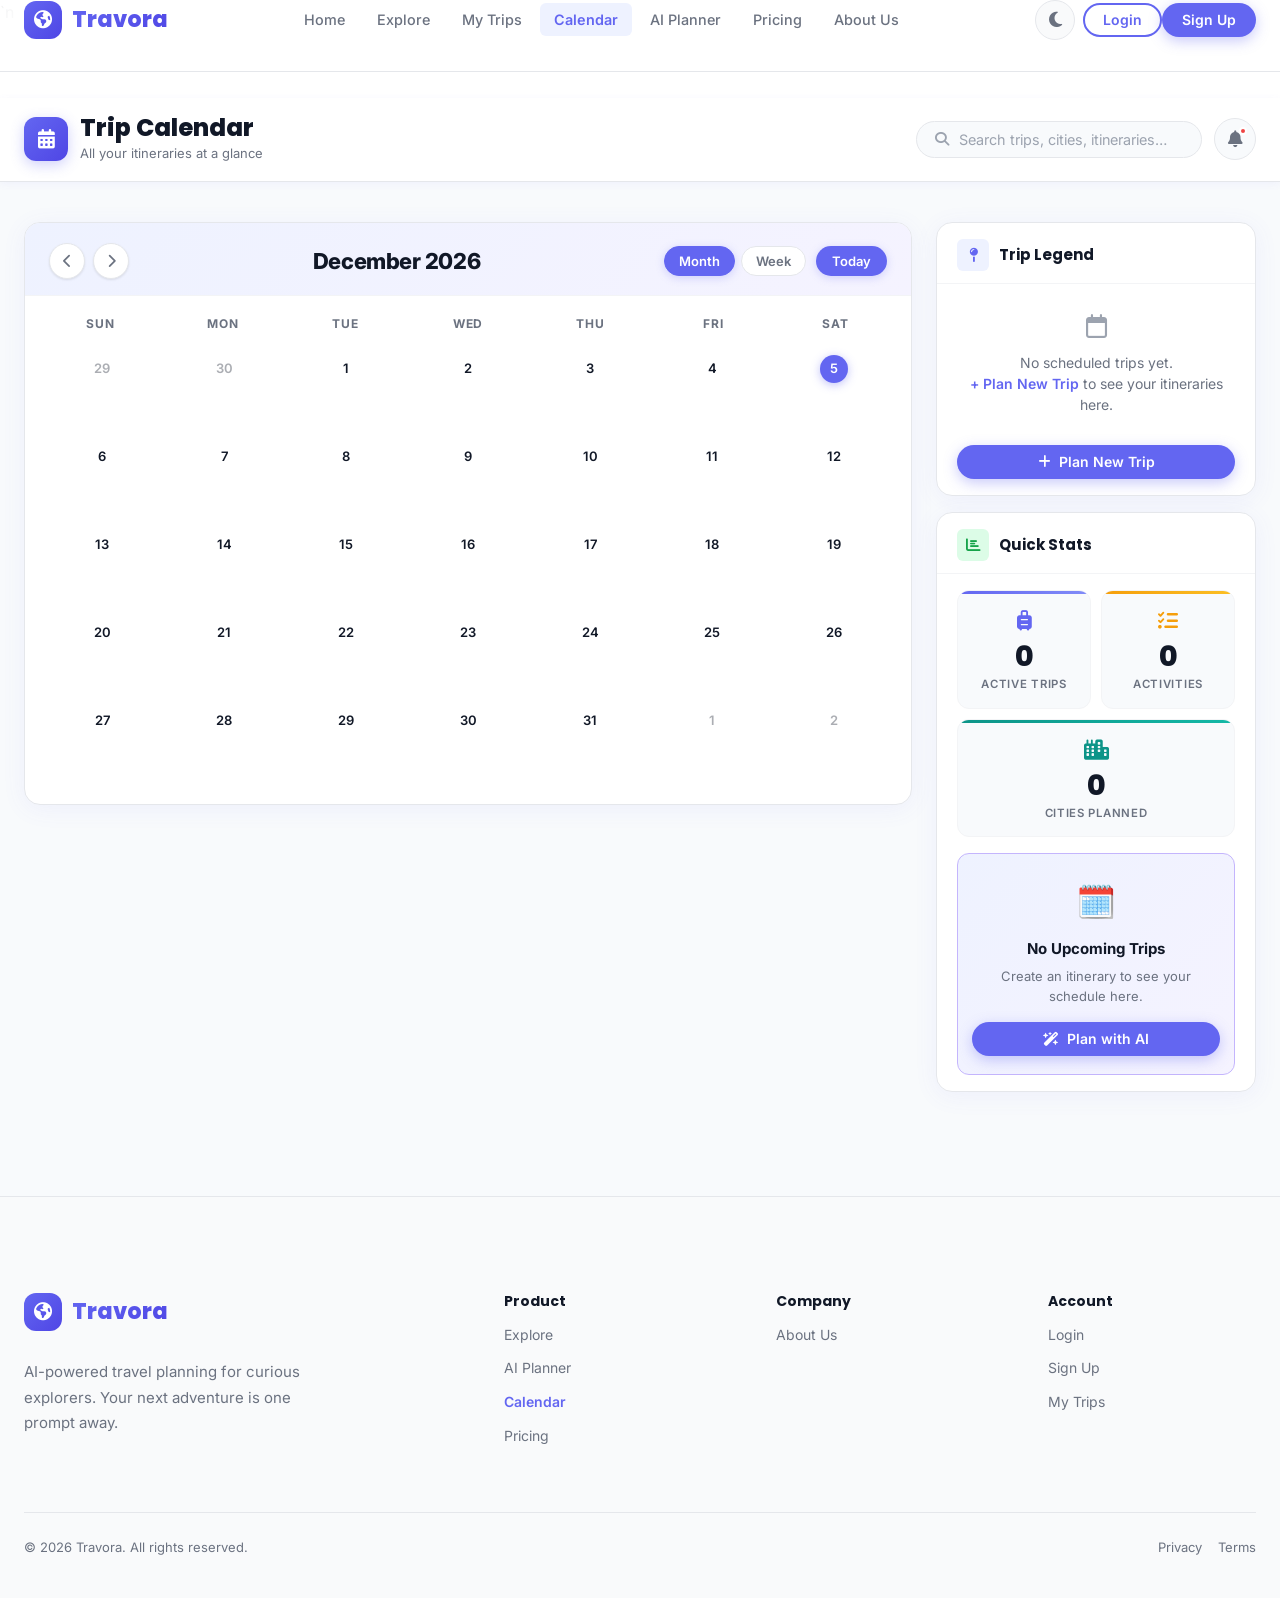
<file: travora-frontend/calendar.html>
<!DOCTYPE html>
<html lang="en" data-theme="light">
<head>`n    <link rel="icon" type="image/png" href="favicon.png">
  <meta charset="UTF-8" />
  <meta name="viewport" content="width=device-width, initial-scale=1.0" />
  <title>Trip Calendar — Travora</title>
  <meta name="description" content="Visualise all your travel itineraries in one interactive monthly calendar. Manage dates, activities, and cities at a glance with Travora's Trip Calendar." />
  <link rel="preconnect" href="https://fonts.googleapis.com" />
  <link rel="preconnect" href="https://fonts.gstatic.com" crossorigin />
  <link href="https://fonts.googleapis.com/css2?family=Inter:wght@400;500;600;700;800&family=Poppins:wght@700;800&display=swap" rel="stylesheet" />
  <link rel="stylesheet" href="https://cdnjs.cloudflare.com/ajax/libs/font-awesome/6.5.0/css/all.min.css" />
  <link rel="stylesheet" href="css/style.css" />
  <link rel="stylesheet" href="css/calendar.css" />
</head>
<body>

<!-- ── Navbar ────────────────────────────────────────────────── -->
<nav class="navbar" id="navbar">
  <div class="container">
    <div class="navbar__inner">
      <a href="index.html" class="navbar__logo">
        <div class="navbar__logo-icon"><i class="fa-solid fa-earth-americas"></i></div>
        <span>Travora</span>
      </a>

      <ul class="navbar__links">
        <li><a href="index.html"      class="navbar__link">Home</a></li>
        <li><a href="explore.html"    class="navbar__link">Explore</a></li>
        <li><a href="my-trips.html"   class="navbar__link">My Trips</a></li>
        <li><a href="calendar.html"   class="navbar__link active">Calendar</a></li>
        <li><a href="planner.html"    class="navbar__link">AI Planner</a></li>
        <li><a href="pricing.html"    class="navbar__link">Pricing</a></li>
        <li><a href="about.html"      class="navbar__link">About Us</a></li>
        <li class="nav-admin-link" style="display:none;"><a href="admin.html" class="navbar__link">Admin</a></li>
      </ul>

      <div class="navbar__actions">
        <button class="theme-toggle" id="themeToggle" aria-label="Toggle dark mode">
          <i class="fa-solid fa-moon" id="themeIcon"></i>
        </button>
        <div id="authNav">
          <a href="login.html?redirect=calendar.html" class="btn btn-outline btn-sm">Login</a>
          <a href="signup.html" class="btn btn-primary btn-sm">Sign Up</a>
        </div>
        <div id="userNav" style="display:none; align-items:center; gap:8px;">
          <div class="user-avatar" id="userAvatar" title="My Account">U</div>
        </div>
        <button class="navbar__hamburger" id="hamburger" aria-label="Open menu">
          <span></span><span></span><span></span>
        </button>
      </div>
    </div>
  </div>

  <!-- Mobile menu -->
  <div class="navbar__mobile-menu" id="mobileMenu">
    <a href="index.html"    class="navbar__link">Home</a>
    <a href="explore.html"  class="navbar__link">Explore</a>
    <a href="my-trips.html" class="navbar__link">My Trips</a>
    <a href="calendar.html" class="navbar__link active">Calendar</a>
    <a href="planner.html"  class="navbar__link">AI Planner</a>
    <a href="pricing.html"  class="navbar__link">Pricing</a>
    <a href="about.html"    class="navbar__link">About Us</a>
    <a href="admin.html"    class="navbar__link nav-admin-link" style="display:none;">Admin</a>
    <div style="border-top:1px solid var(--color-border); padding-top:12px; display:flex; gap:8px; flex-wrap:wrap;" id="mobileAuthNav">
      <a href="login.html"  class="btn btn-outline btn-sm">Login</a>
      <a href="signup.html" class="btn btn-primary btn-sm">Sign Up</a>
    </div>
  </div>
</nav>

<div class="page-wrapper">
<main>

  <!-- ── Calendar Page ─────────────────────────────────────────── -->
  <div class="cal-page">

    <!-- Top Controls Bar -->
    <div class="cal-topbar">
      <div class="container">
        <div class="cal-topbar__inner">

          <!-- Title -->
          <div class="cal-topbar__title">
            <div class="cal-topbar__title-icon">
              <i class="fa-solid fa-calendar-days"></i>
            </div>
            <div>
              <h1>Trip Calendar</h1>
              <span>All your itineraries at a glance</span>
            </div>
          </div>

          <!-- Search + Bell -->
          <div class="cal-topbar__right">
            <div class="cal-search">
              <i class="fa-solid fa-magnifying-glass"></i>
              <input
                type="text"
                id="calSearch"
                placeholder="Search trips, cities, itineraries…"
                aria-label="Search calendar"
              />
            </div>
            <button class="cal-notif-btn" aria-label="Notifications" title="Notifications">
              <i class="fa-solid fa-bell"></i>
              <span class="cal-notif-dot"></span>
            </button>
          </div>

        </div>
      </div>
    </div>

    <!-- Dashboard Grid -->
    <div class="container">
      <div class="cal-dashboard">

        <!-- ── Left: Monthly Calendar Panel ─────────────────── -->
        <div class="cal-panel">

          <!-- Month Header -->
          <div class="cal-month-header">
            <div class="cal-month-nav">
              <button class="cal-nav-btn" id="calPrev" aria-label="Previous month">
                <i class="fa-solid fa-chevron-left"></i>
              </button>
              <button class="cal-nav-btn" id="calNext" aria-label="Next month">
                <i class="fa-solid fa-chevron-right"></i>
              </button>
            </div>

            <span class="cal-month-title" id="calMonthTitle">Loading…</span>

            <div style="display:flex; align-items:center; gap:10px;">
              <div class="cal-view-tabs">
                <button class="cal-view-tab active" data-view="month">Month</button>
                <button class="cal-view-tab" data-view="week">Week</button>
              </div>
              <button class="cal-today-btn" id="calTodayBtn">Today</button>
            </div>
          </div>

          <!-- Weekday headers -->
          <div class="cal-weekdays">
            <div class="cal-weekday">Sun</div>
            <div class="cal-weekday">Mon</div>
            <div class="cal-weekday">Tue</div>
            <div class="cal-weekday">Wed</div>
            <div class="cal-weekday">Thu</div>
            <div class="cal-weekday">Fri</div>
            <div class="cal-weekday">Sat</div>
          </div>

          <!-- Calendar Grid — rendered by calendar.js -->
          <div class="cal-grid" id="calGrid" role="grid" aria-label="Trip calendar grid"></div>

        </div><!-- /.cal-panel -->

        <!-- ── Right: Sidebar Cards ──────────────────────────── -->
        <aside class="cal-sidebar">

          <!-- Card 1: Trip Legend (JS-rendered) -->
          <div class="cal-card">
            <div class="cal-card__header">
              <div class="cal-card__header-icon cal-card__header-icon--purple">
                <i class="fa-solid fa-map-pin"></i>
              </div>
              <h3>Trip Legend</h3>
            </div>
            <div class="cal-card__body">
              <!--
                JS renders into #calLegendList.
                When empty: shows "No scheduled trips" + Plan CTA.
                When logged out: shows sign-in prompt.
              -->
              <ul class="cal-legend-list" id="calLegendList">
                <!-- Skeleton placeholder while loading -->
                <li style="height:52px;background:#F3F4F6;border-radius:10px;animation:pulse 1.5s infinite;"></li>
                <li style="height:52px;background:#F3F4F6;border-radius:10px;animation:pulse 1.5s infinite;margin-top:10px;"></li>
              </ul>
              <a href="planner.html" class="btn btn-primary btn-sm" style="width:100%; margin-top:16px; justify-content:center;">
                <i class="fa-solid fa-plus"></i> Plan New Trip
              </a>
            </div>
          </div>

          <!-- Card 2: Quick Stats (JS-rendered) -->
          <div class="cal-card">
            <div class="cal-card__header">
              <div class="cal-card__header-icon cal-card__header-icon--green">
                <i class="fa-solid fa-chart-bar"></i>
              </div>
              <h3>Quick Stats</h3>
            </div>
            <div class="cal-card__body">
              <!-- Stats grid — rendered by calendar.js into #calStatsGrid -->
              <div class="cal-stats-grid" id="calStatsGrid">
                <!-- Skeleton -->
                <div style="height:88px;background:#F3F4F6;border-radius:12px;animation:pulse 1.5s infinite;"></div>
                <div style="height:88px;background:#F3F4F6;border-radius:12px;animation:pulse 1.5s infinite;"></div>
                <div style="height:88px;background:#F3F4F6;border-radius:12px;animation:pulse 1.5s infinite;grid-column:span 2;"></div>
              </div>

              <!-- Next Trip widget — rendered by calendar.js into #calNextTrip -->
              <div id="calNextTrip"
                   style="margin-top:16px;padding:14px;background:linear-gradient(135deg,#EEF2FF,#F5F3FF);border-radius:12px;border:1px solid #C4B5FD;min-height:80px;">
                <!-- Skeleton -->
                <div style="height:12px;width:60%;background:#D8D8F0;border-radius:6px;margin-bottom:8px;animation:pulse 1.5s infinite;"></div>
                <div style="height:16px;width:80%;background:#D8D8F0;border-radius:6px;animation:pulse 1.5s infinite;"></div>
              </div>
            </div>
          </div>

        </aside><!-- /.cal-sidebar -->

      </div><!-- /.cal-dashboard -->
    </div><!-- /.container -->

  </div><!-- /.cal-page -->

</main>

<!-- ── Footer ───────────────────────────────────────────────── -->
<footer class="footer">
  <div class="container">
    <div class="footer__grid">
      <div class="footer__brand">
        <a href="index.html" class="navbar__logo" style="margin-bottom:12px; display:inline-flex;">
          <div class="navbar__logo-icon"><i class="fa-solid fa-earth-americas"></i></div>
          <span>Travora</span>
        </a>
        <p>AI-powered travel planning for curious explorers. Your next adventure is one prompt away.</p>
      </div>
      <div>
        <h4 style="font-size:0.875rem; margin-bottom:12px; color:var(--color-text);">Product</h4>
        <ul style="display:flex; flex-direction:column; gap:8px;">
          <li><a href="explore.html" style="font-size:0.875rem; color:var(--color-text-muted);">Explore</a></li>
          <li><a href="planner.html" style="font-size:0.875rem; color:var(--color-text-muted);">AI Planner</a></li>
          <li><a href="calendar.html" style="font-size:0.875rem; color:var(--color-primary); font-weight:600;">Calendar</a></li>
          <li><a href="pricing.html" style="font-size:0.875rem; color:var(--color-text-muted);">Pricing</a></li>
        </ul>
      </div>
      <div>
        <h4 style="font-size:0.875rem; margin-bottom:12px; color:var(--color-text);">Company</h4>
        <ul style="display:flex; flex-direction:column; gap:8px;">
          <li><a href="about.html" style="font-size:0.875rem; color:var(--color-text-muted);">About Us</a></li>
        </ul>
      </div>
      <div>
        <h4 style="font-size:0.875rem; margin-bottom:12px; color:var(--color-text);">Account</h4>
        <ul style="display:flex; flex-direction:column; gap:8px;">
          <li><a href="login.html"    style="font-size:0.875rem; color:var(--color-text-muted);">Login</a></li>
          <li><a href="signup.html"   style="font-size:0.875rem; color:var(--color-text-muted);">Sign Up</a></li>
          <li><a href="my-trips.html" style="font-size:0.875rem; color:var(--color-text-muted);">My Trips</a></li>
        </ul>
      </div>
    </div>
    <div style="border-top:1px solid var(--color-border); padding-top:var(--space-lg); display:flex; justify-content:space-between; align-items:center; flex-wrap:wrap; gap:12px;">
      <p style="font-size:0.8125rem; color:var(--color-text-muted);">&copy; 2026 Travora. All rights reserved.</p>
      <div style="display:flex; gap:16px;">
        <a href="#" style="font-size:0.8125rem; color:var(--color-text-muted);">Privacy</a>
        <a href="#" style="font-size:0.8125rem; color:var(--color-text-muted);">Terms</a>
      </div>
    </div>
  </div>
</footer>

</div><!-- /.page-wrapper -->

<!-- Tooltip (portal) -->
<div class="cal-tooltip" id="calTooltip" role="tooltip" aria-hidden="true"></div>

<!-- Toast container (required by showToast() in api.js) -->
<div class="toast-container" id="toastContainer"></div>

<!--
  Load order matters:
  1. theme.js  — sets data-theme before paint (no flash)
  2. api.js    — provides apiGet, showToast, formatDate, etc.
  3. auth.js   — provides isLoggedIn, syncAuthUI (runs on DOMContentLoaded)
  4. calendar.js — consumes all the above; calls fetchAndInit() at bottom
-->
<script src="js/theme.js"></script>
<script src="js/api.js"></script>
<script src="js/auth.js"></script>
<script src="js/calendar.js"></script>
</body>
</html>
</file>
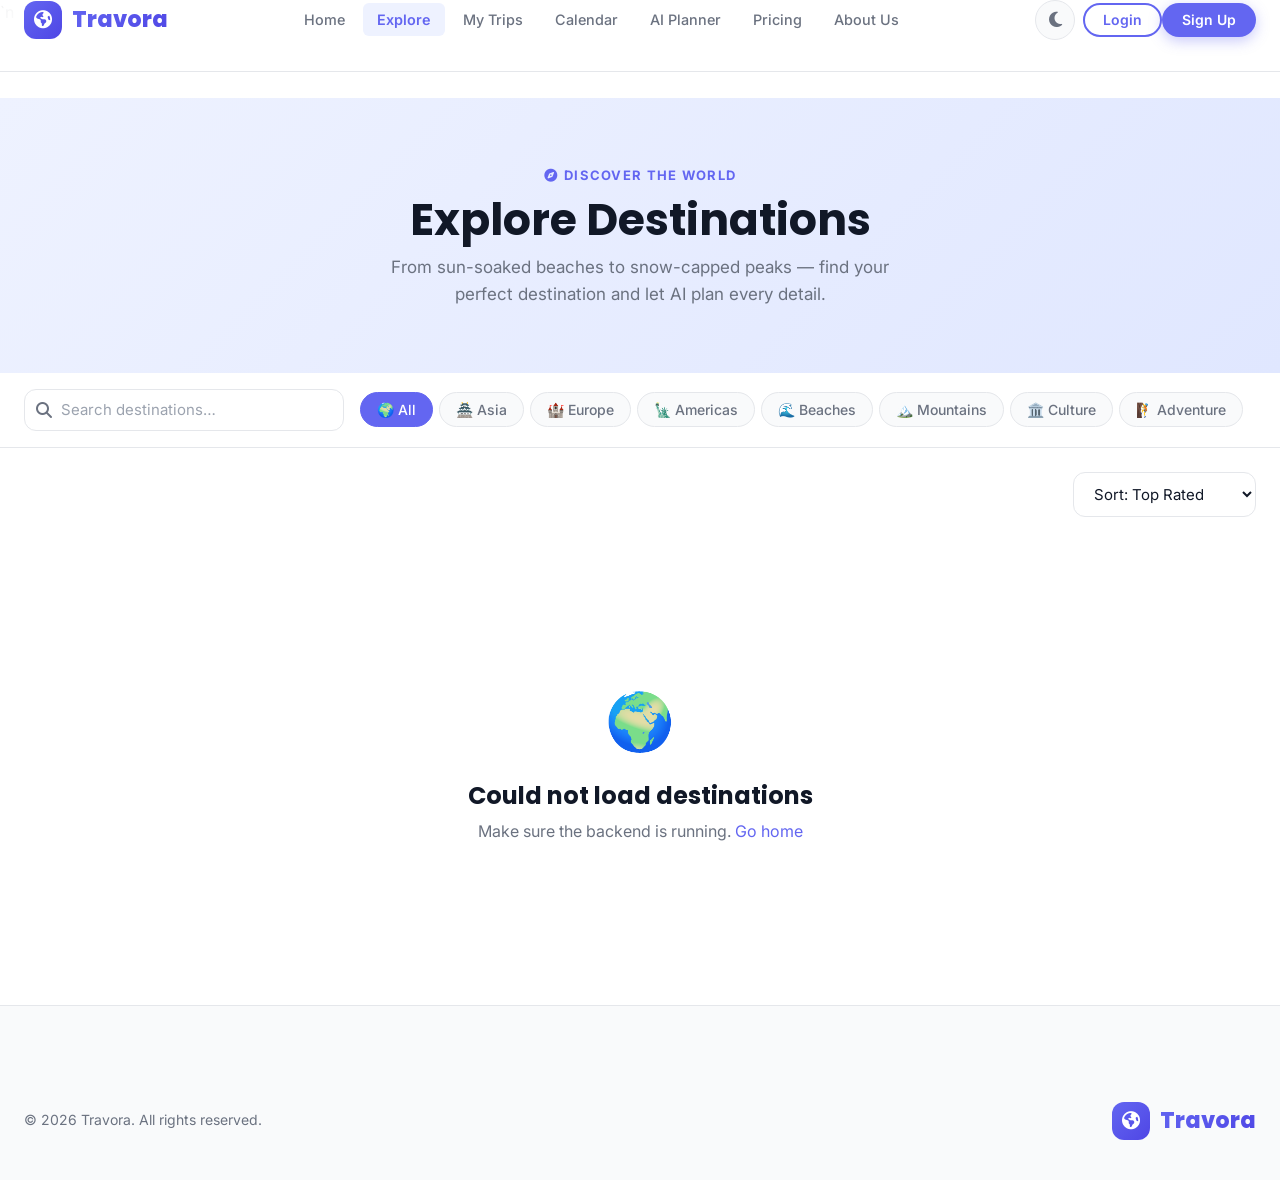
<file: travora-frontend/explore.html>
<!DOCTYPE html>
<html lang="en" data-theme="light">
<head>`n    <link rel="icon" type="image/png" href="favicon.png">
  <meta charset="UTF-8" />
  <meta name="viewport" content="width=device-width, initial-scale=1.0" />
  <title>Explore Destinations — Travora</title>
  <meta name="description" content="Browse and filter 120+ travel destinations. Find your next adventure with Travora." />
  <link rel="preconnect" href="https://fonts.googleapis.com" />
  <link rel="preconnect" href="https://fonts.gstatic.com" crossorigin />
  <link href="https://fonts.googleapis.com/css2?family=Inter:wght@400;500;600;700;800&family=Poppins:wght@700;800&display=swap" rel="stylesheet" />
  <link rel="stylesheet" href="https://cdnjs.cloudflare.com/ajax/libs/font-awesome/6.5.0/css/all.min.css" />
  <link rel="stylesheet" href="css/style.css" />
  <link rel="stylesheet" href="css/home.css" />
  <link rel="stylesheet" href="css/planner.css" />
</head>
<body>

<nav class="navbar" id="navbar">
  <div class="container">
    <div class="navbar__inner">
      <a href="index.html" class="navbar__logo">
        <div class="navbar__logo-icon"><i class="fa-solid fa-earth-americas"></i></div>
        <span>Travora</span>
      </a>
      <ul class="navbar__links">
        <li><a href="index.html"    class="navbar__link">Home</a></li>
        <li><a href="explore.html"  class="navbar__link active">Explore</a></li>
        <li><a href="my-trips.html" class="navbar__link" id="nav-my-trips">My Trips</a></li>
        <li><a href="calendar.html" class="navbar__link">Calendar</a></li>
        <li><a href="planner.html"  class="navbar__link">AI Planner</a></li>
        <li><a href="pricing.html"  class="navbar__link">Pricing</a></li>
        <li><a href="about.html"    class="navbar__link">About Us</a></li>
        <li class="nav-admin-link" style="display:none;"><a href="admin.html" class="navbar__link">Admin</a></li>
      </ul>
      <div class="navbar__actions">
        <button class="theme-toggle" id="themeToggle" aria-label="Toggle dark mode"><i class="fa-solid fa-moon" id="themeIcon"></i></button>
        <div id="authNav">
          <a href="login.html" class="btn btn-outline btn-sm">Login</a>
          <a href="signup.html" class="btn btn-primary btn-sm">Sign Up</a>
        </div>
        <div id="userNav" style="display:none; align-items:center; gap:8px;">
          <div class="user-avatar" id="userAvatar">U</div>
        </div>
        <button class="navbar__hamburger" id="hamburger" aria-label="Open menu"><span></span><span></span><span></span></button>
      </div>
    </div>
  </div>
  <div class="navbar__mobile-menu" id="mobileMenu">
    <a href="index.html"    class="navbar__link">Home</a>
    <a href="explore.html"  class="navbar__link active">Explore</a>
    <a href="my-trips.html" class="navbar__link">My Trips</a>
    <a href="calendar.html" class="navbar__link">Calendar</a>
    <a href="planner.html"  class="navbar__link">AI Planner</a>
    <a href="pricing.html"  class="navbar__link">Pricing</a>
    <a href="about.html"    class="navbar__link">About Us</a>
    <a href="admin.html"    class="navbar__link nav-admin-link" style="display:none;">Admin</a>
    <div style="border-top:1px solid var(--color-border);padding-top:12px;display:flex;gap:8px;" id="mobileAuthNav">
      <a href="login.html" class="btn btn-outline btn-sm">Login</a>
      <a href="signup.html" class="btn btn-primary btn-sm">Sign Up</a>
    </div>
  </div>
</nav>

<div class="page-wrapper">
<main>
  <!-- Hero -->
  <div class="page-hero">
    <div class="container">
      <div class="section-label" style="justify-content:center;"><i class="fa-solid fa-compass"></i> Discover the World</div>
      <h1>Explore Destinations</h1>
      <p>From sun-soaked beaches to snow-capped peaks — find your perfect destination and let AI plan every detail.</p>
    </div>
  </div>

  <!-- Filters -->
  <div class="explore-filters">
    <div class="container">
      <div class="explore-filters__inner">
        <div class="filter-search">
          <i class="fa-solid fa-magnifying-glass"></i>
          <input type="text" class="form-input" id="exploreSearch" placeholder="Search destinations…" oninput="filterDestinations()" />
        </div>
        <div class="filter-tabs">
          <button class="filter-tab active" data-filter="all"      onclick="setFilter('all',this)">🌍 All</button>
          <button class="filter-tab" data-filter="Asia"            onclick="setFilter('Asia',this)">🏯 Asia</button>
          <button class="filter-tab" data-filter="Europe"          onclick="setFilter('Europe',this)">🏰 Europe</button>
          <button class="filter-tab" data-filter="Americas"        onclick="setFilter('Americas',this)">🗽 Americas</button>
          <button class="filter-tab" data-filter="Beaches"         onclick="setFilter('Beaches',this)">🌊 Beaches</button>
          <button class="filter-tab" data-filter="Mountains"       onclick="setFilter('Mountains',this)">🏔️ Mountains</button>
          <button class="filter-tab" data-filter="Culture"         onclick="setFilter('Culture',this)">🏛️ Culture</button>
          <button class="filter-tab" data-filter="Adventure"       onclick="setFilter('Adventure',this)">🧗 Adventure</button>
        </div>
      </div>
    </div>
  </div>

  <!-- Results -->
  <div class="container">
    <div style="padding:var(--space-lg) 0; display:flex; align-items:center; justify-content:space-between; flex-wrap:wrap; gap:var(--space-md);">
      <p id="resultsCount" style="color:var(--color-text-muted);font-size:0.9375rem;"></p>
      <select class="form-select" style="width:auto;" id="sortSelect" onchange="sortDestinations()">
        <option value="rating">Sort: Top Rated</option>
        <option value="name">Sort: A–Z</option>
        <option value="popular">Sort: Popular First</option>
      </select>
    </div>
    <div class="explore-grid" id="exploreGrid">
      <!-- skeleton -->
      <div class="dest-card skeleton" style="height:300px;"></div>
      <div class="dest-card skeleton" style="height:300px;"></div>
      <div class="dest-card skeleton" style="height:300px;"></div>
      <div class="dest-card skeleton" style="height:300px;"></div>
      <div class="dest-card skeleton" style="height:300px;"></div>
      <div class="dest-card skeleton" style="height:300px;"></div>
    </div>
  </div>
</main>

<footer class="footer">
  <div class="container">
    <div class="footer__bottom" style="border-top:none; padding-top:0;">
      <p>© 2026 Travora. All rights reserved.</p>
      <a href="index.html" class="navbar__logo"><div class="navbar__logo-icon"><i class="fa-solid fa-earth-americas"></i></div><span>Travora</span></a>
    </div>
  </div>
</footer>
</div>

<div class="toast-container" id="toastContainer"></div>
<script src="js/theme.js"></script>
<script src="js/api.js"></script>
<script src="js/auth.js"></script>
<script>
  let allDestinations = [];
  let activeFilter = 'all';

  async function loadDestinations() {
    try {
      const data = await apiGet('/destinations?limit=50');
      allDestinations = data;
      renderDestinations(data);
    } catch(e) {
      document.getElementById('exploreGrid').innerHTML = `
        <div class="empty-state" style="grid-column:1/-1;">
          <span class="empty-state__icon">🌍</span>
          <h3>Could not load destinations</h3>
          <p>Make sure the backend is running. <a href="index.html">Go home</a></p>
        </div>`;
    }
  }

  function renderDestinations(list) {
    const grid = document.getElementById('exploreGrid');
    document.getElementById('resultsCount').textContent = `${list.length} destination${list.length !== 1 ? 's' : ''} found`;
    if (!list.length) {
      grid.innerHTML = `<div class="empty-state" style="grid-column:1/-1;"><span class="empty-state__icon">🔍</span><h3>No destinations found</h3><p>Try a different search or filter.</p></div>`;
      return;
    }
    grid.innerHTML = list.map(d => `
      <div class="dest-card fade-up" onclick="goToPlanner('${escHtml(d.name)}')">
        <div class="dest-card__img-wrap">
          <img src="${escHtml(d.image_url)}" alt="${escHtml(d.name)}" loading="lazy" onerror="this.src='https://images.unsplash.com/photo-1488646953014-85cb44e25828?w=400'" />
          <div class="dest-card__rating"><i class="fa-solid fa-star"></i> ${d.rating}</div>
        </div>
        <div class="dest-card__body">
          <div class="dest-card__location"><i class="fa-solid fa-location-dot"></i> ${escHtml(d.country)}</div>
          <div class="dest-card__name">${escHtml(d.name)}</div>
          <p style="font-size:0.8125rem;margin-bottom:10px;display:-webkit-box;-webkit-line-clamp:2;-webkit-box-orient:vertical;overflow:hidden;">${escHtml(d.description)}</p>
          <div class="dest-card__tags">${d.tags.slice(0,3).map(t => `<span class="dest-card__tag">${escHtml(t)}</span>`).join('')}</div>
        </div>
      </div>`).join('');
    // trigger fade animations
    setTimeout(() => document.querySelectorAll('.fade-up').forEach(el => el.classList.add('visible')), 50);
  }

  function setFilter(filter, btn) {
    activeFilter = filter;
    document.querySelectorAll('.filter-tab').forEach(b => b.classList.remove('active'));
    btn.classList.add('active');
    filterDestinations();
  }

  function filterDestinations() {
    const q = document.getElementById('exploreSearch').value.toLowerCase();
    let list = allDestinations;
    if (activeFilter !== 'all') {
      list = list.filter(d =>
        d.continent === activeFilter ||
        d.tags.some(t => t.toLowerCase() === activeFilter.toLowerCase())
      );
    }
    if (q) {
      list = list.filter(d =>
        d.name.toLowerCase().includes(q) ||
        d.country.toLowerCase().includes(q) ||
        d.description.toLowerCase().includes(q) ||
        d.tags.some(t => t.toLowerCase().includes(q))
      );
    }
    sortList(list);
  }

  function sortDestinations() { filterDestinations(); }

  function sortList(list) {
    const sort = document.getElementById('sortSelect').value;
    const sorted = [...list].sort((a,b) => {
      if (sort === 'rating')  return b.rating - a.rating;
      if (sort === 'name')    return a.name.localeCompare(b.name);
      if (sort === 'popular') return (b.popular ? 1 : 0) - (a.popular ? 1 : 0);
      return 0;
    });
    renderDestinations(sorted);
  }

  function goToPlanner(dest) {
    window.location.href = `planner.html?destination=${encodeURIComponent(dest)}`;
  }

  function escHtml(str) {
    return String(str || '').replace(/&/g,'&amp;').replace(/</g,'&lt;').replace(/>/g,'&gt;').replace(/"/g,'&quot;');
  }

  loadDestinations();
</script>
</body>
</html>
</file>
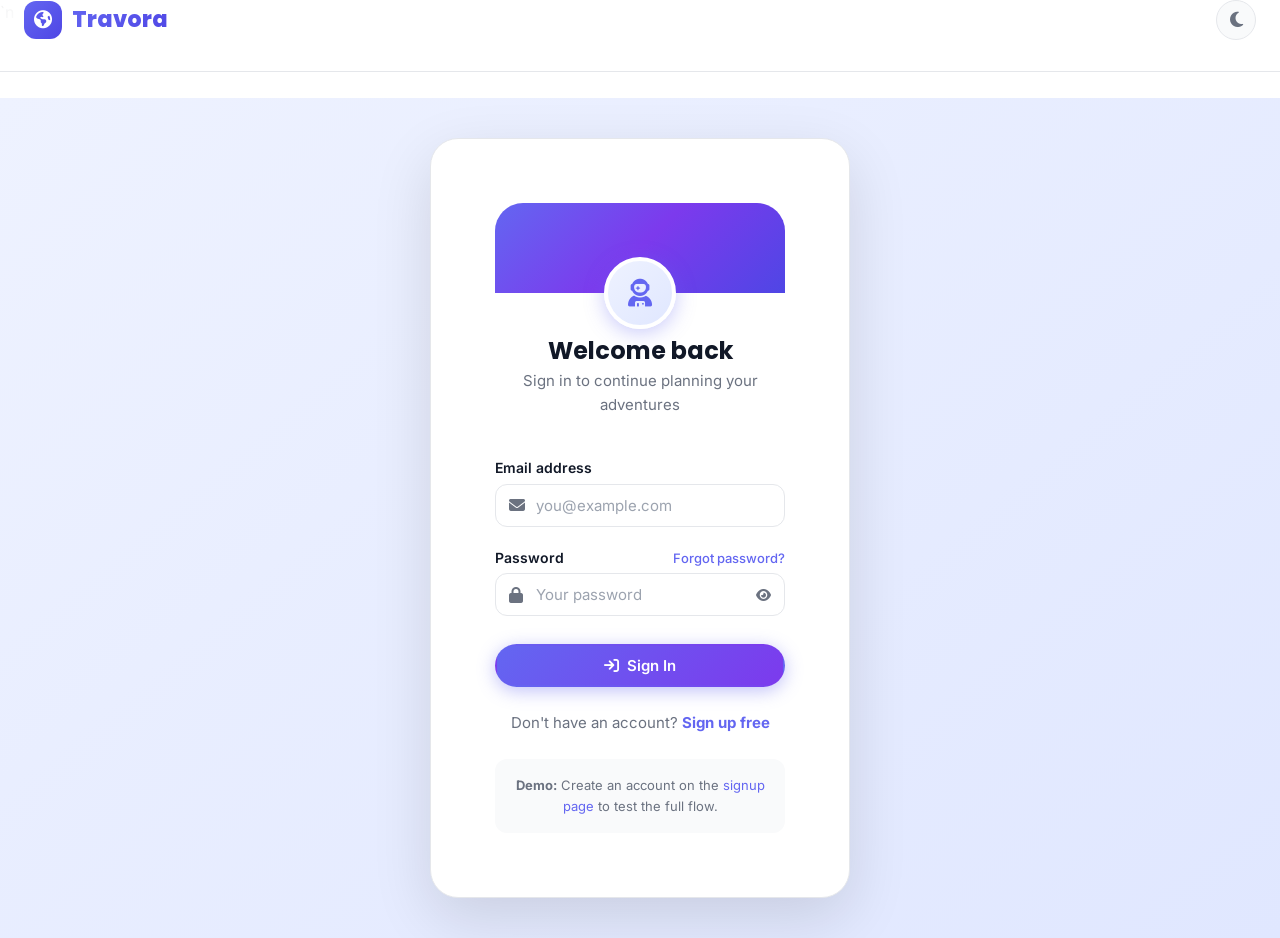
<file: travora-frontend/login.html>
<!DOCTYPE html>
<html lang="en" data-theme="light">
<head>`n    <link rel="icon" type="image/png" href="favicon.png">
  <meta charset="UTF-8" />
  <meta name="viewport" content="width=device-width, initial-scale=1.0" />
  <title>Login — Travora</title>
  <link rel="preconnect" href="https://fonts.googleapis.com" />
  <link rel="preconnect" href="https://fonts.gstatic.com" crossorigin />
  <link href="https://fonts.googleapis.com/css2?family=Inter:wght@400;500;600;700;800&family=Poppins:wght@700;800&display=swap" rel="stylesheet" />
  <link rel="stylesheet" href="https://cdnjs.cloudflare.com/ajax/libs/font-awesome/6.5.0/css/all.min.css" />
  <link rel="stylesheet" href="css/style.css" />
  <link rel="stylesheet" href="css/planner.css" />
</head>
<body>

<nav class="navbar" id="navbar">
  <div class="container">
    <div class="navbar__inner">
      <a href="index.html" class="navbar__logo">
        <div class="navbar__logo-icon"><i class="fa-solid fa-earth-americas"></i></div>
        <span>Travora</span>
      </a>
      <div class="navbar__actions">
        <button class="theme-toggle" id="themeToggle" aria-label="Toggle dark mode"><i class="fa-solid fa-moon" id="themeIcon"></i></button>
      </div>
    </div>
  </div>
</nav>

<div class="page-wrapper">
<main>
  <div class="auth-page">
    <div class="auth-card" style="max-width:420px;">

      <!-- Purple banner + avatar ring -->
      <div style="background:linear-gradient(135deg,#6366F1 0%,#7C3AED 50%,#4F46E5 100%);height:90px;margin:-var(--space-xl) -var(--space-xl) 0;border-radius:var(--radius-xl) var(--radius-xl) 0 0;position:relative;">
        <div style="position:absolute;bottom:-36px;left:50%;transform:translateX(-50%);">
          <div style="width:72px;height:72px;border-radius:50%;background:linear-gradient(135deg,#EEF2FF,#E0E7FF);border:4px solid #fff;box-shadow:0 4px 20px rgba(99,102,241,0.35);display:flex;align-items:center;justify-content:center;font-size:1.75rem;color:#6366F1;">
            <i class="fa-solid fa-user-astronaut"></i>
          </div>
        </div>
      </div>

      <div style="text-align:center;margin-top:44px;margin-bottom:var(--space-lg);">
        <h2 style="margin-bottom:4px;">Welcome back</h2>
        <p class="auth-card__subtitle">Sign in to continue planning your adventures</p>
      </div>

      <!-- Error/Success banner -->
      <div id="authBanner" style="display:none; padding:12px 16px; border-radius:var(--radius-md); margin-bottom:var(--space-md); font-size:0.9rem; font-weight:500;"></div>

      <form class="auth-form" id="loginForm" onsubmit="handleLogin(event)" novalidate>
        <div class="form-group">
          <label class="form-label" for="email">Email address</label>
          <div style="position:relative;">
            <i class="fa-solid fa-envelope" style="position:absolute;left:14px;top:50%;transform:translateY(-50%);color:var(--color-text-muted);pointer-events:none;"></i>
            <input
              type="email"
              id="email"
              class="form-input"
              style="padding-left:40px;"
              placeholder="you@example.com"
              autocomplete="email"
              required
            />
          </div>
          <span class="form-error" id="emailError"></span>
        </div>

        <div class="form-group">
          <label class="form-label" for="password" style="display:flex;align-items:center;justify-content:space-between;">
            Password
            <a href="#" style="margin-left:auto;font-size:0.8125rem;font-weight:500;">Forgot password?</a>
          </label>
          <div style="position:relative;">
            <i class="fa-solid fa-lock" style="position:absolute;left:14px;top:50%;transform:translateY(-50%);color:var(--color-text-muted);pointer-events:none;"></i>
            <input
              type="password"
              id="password"
              class="form-input"
              style="padding-left:40px;padding-right:44px;"
              placeholder="Your password"
              autocomplete="current-password"
              required
            />
            <button type="button" onclick="togglePwd('password','eyePwd')" style="position:absolute;right:14px;top:50%;transform:translateY(-50%);background:none;border:none;cursor:pointer;color:var(--color-text-muted);padding:0;">
              <i class="fa-solid fa-eye" id="eyePwd"></i>
            </button>
          </div>
          <span class="form-error" id="passwordError"></span>
        </div>

        <button type="submit" class="btn btn-primary" style="width:100%;margin-top:var(--space-sm);background:linear-gradient(135deg,#6366F1,#7C3AED);box-shadow:0 4px 18px rgba(99,102,241,0.4);" id="submitBtn">
          <i class="fa-solid fa-arrow-right-to-bracket"></i> Sign In
        </button>
      </form>

      <div class="auth-switch">
        Don't have an account? <a href="signup.html" style="font-weight:700;">Sign up free</a>
      </div>

      <div style="margin-top:var(--space-lg);padding:var(--space-md);background:var(--color-bg-secondary);border-radius:var(--radius-md);font-size:0.8125rem;color:var(--color-text-muted);text-align:center;">
        <strong>Demo:</strong> Create an account on the <a href="signup.html">signup page</a> to test the full flow.
      </div>
    </div>
  </div>
</main>
</div>

<div class="toast-container" id="toastContainer"></div>
<script src="js/theme.js"></script>
<script src="js/api.js"></script>
<script>
  function togglePwd(inputId, iconId) {
    const input = document.getElementById(inputId);
    const icon  = document.getElementById(iconId);
    if (input.type === 'password') {
      input.type = 'text';
      icon.className = 'fa-solid fa-eye-slash';
    } else {
      input.type = 'password';
      icon.className = 'fa-solid fa-eye';
    }
  }

  function showBanner(msg, type) {
    const el = document.getElementById('authBanner');
    el.style.display = 'block';
    el.textContent = msg;
    if (type === 'error') {
      el.style.background = '#FEF2F2';
      el.style.color = '#DC2626';
      el.style.border = '1px solid #FECACA';
    } else {
      el.style.background = '#F0FDF4';
      el.style.color = '#16A34A';
      el.style.border = '1px solid #BBF7D0';
    }
  }

  function clearErrors() {
    ['emailError','passwordError'].forEach(id => document.getElementById(id).textContent = '');
    document.getElementById('authBanner').style.display = 'none';
  }

  async function handleLogin(e) {
    e.preventDefault();
    clearErrors();

    const email    = document.getElementById('email').value.trim();
    const password = document.getElementById('password').value;
    let valid = true;

    if (!email) { document.getElementById('emailError').textContent = 'Email is required'; valid = false; }
    if (!password) { document.getElementById('passwordError').textContent = 'Password is required'; valid = false; }
    if (!valid) return;

    const btn = document.getElementById('submitBtn');
    btn.disabled = true;
    btn.innerHTML = '<span class="spinner" style="width:18px;height:18px;border-width:2px;"></span> Signing in…';

    try {
      const data = await apiPost('/auth/login', { email, password });
      localStorage.setItem('travora_token', data.access_token);
      localStorage.setItem('travora_user', JSON.stringify(data.user));
      showBanner('Signed in successfully! Redirecting…', 'success');
      const redirect = new URLSearchParams(window.location.search).get('redirect') || 'index.html';
      setTimeout(() => window.location.href = redirect, 800);
    } catch(err) {
      showBanner(err.message || 'Invalid email or password', 'error');
      btn.disabled = false;
      btn.innerHTML = '<i class="fa-solid fa-arrow-right-to-bracket"></i> Sign In';
    }
  }

  // Redirect if already logged in
  if (localStorage.getItem('travora_token')) {
    window.location.href = 'index.html';
  }
</script>
</body>
</html>
</file>
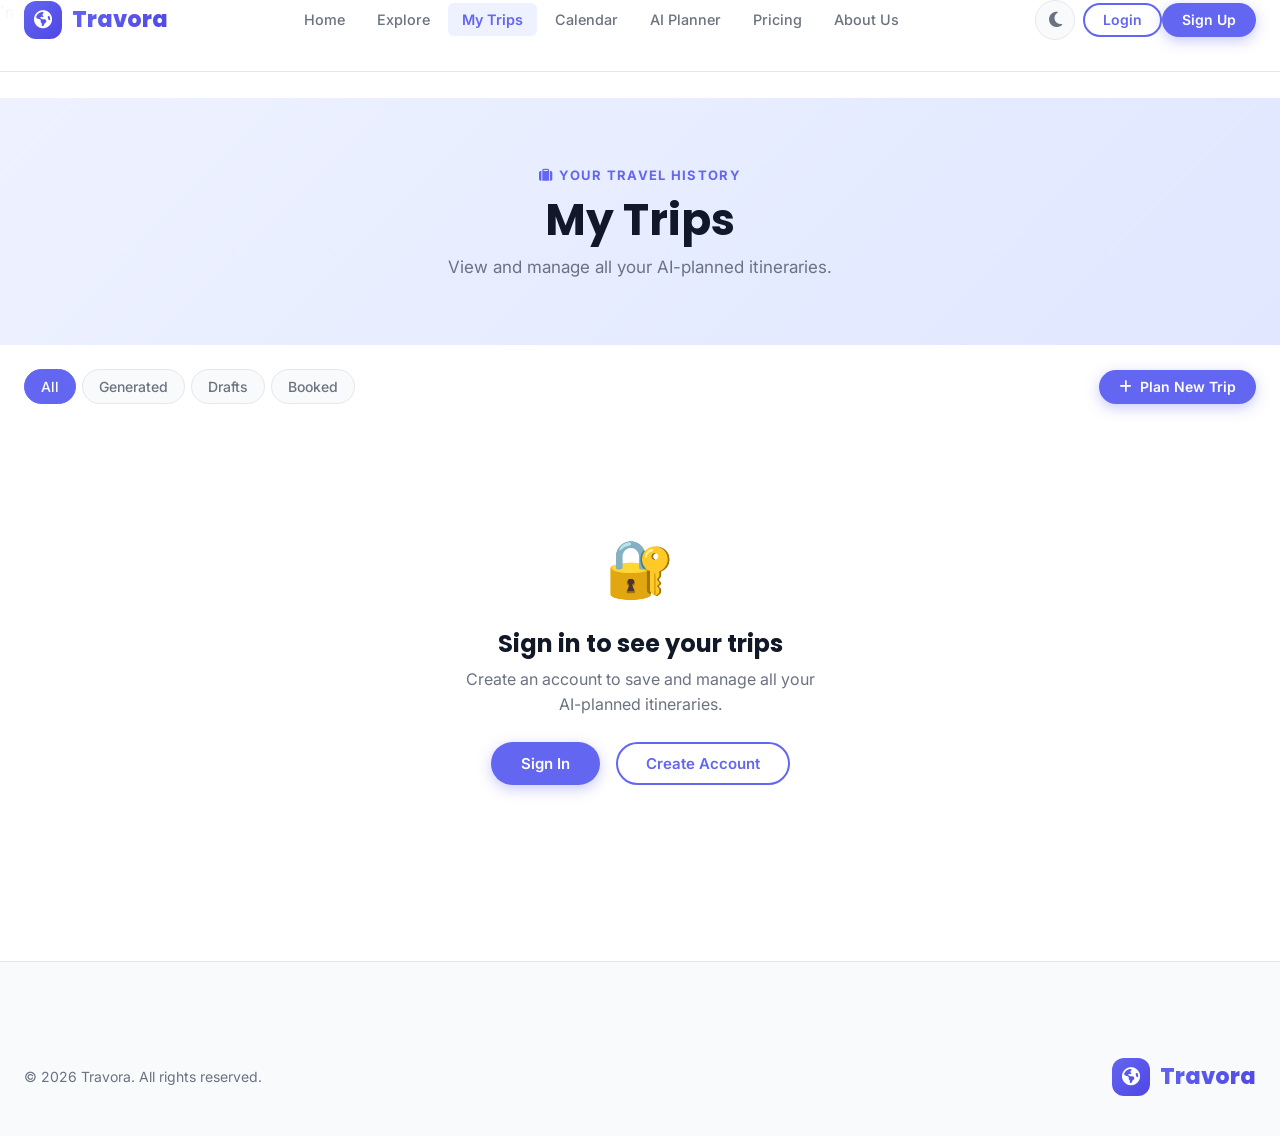
<file: travora-frontend/my-trips.html>
<!DOCTYPE html>
<html lang="en" data-theme="light">
<head>`n    <link rel="icon" type="image/png" href="favicon.png">
  <meta charset="UTF-8" />
  <meta name="viewport" content="width=device-width, initial-scale=1.0" />
  <title>My Trips — Travora</title>
  <link rel="preconnect" href="https://fonts.googleapis.com" />
  <link rel="preconnect" href="https://fonts.gstatic.com" crossorigin />
  <link href="https://fonts.googleapis.com/css2?family=Inter:wght@400;500;600;700;800&family=Poppins:wght@700;800&display=swap" rel="stylesheet" />
  <link rel="stylesheet" href="https://cdnjs.cloudflare.com/ajax/libs/font-awesome/6.5.0/css/all.min.css" />
  <link rel="stylesheet" href="css/style.css" />
  <link rel="stylesheet" href="css/planner.css" />
</head>
<body>

<nav class="navbar" id="navbar">
  <div class="container">
    <div class="navbar__inner">
      <a href="index.html" class="navbar__logo">
        <div class="navbar__logo-icon"><i class="fa-solid fa-earth-americas"></i></div>
        <span>Travora</span>
      </a>
      <ul class="navbar__links">
        <li><a href="index.html"    class="navbar__link">Home</a></li>
        <li><a href="explore.html"  class="navbar__link">Explore</a></li>
        <li><a href="my-trips.html" class="navbar__link active">My Trips</a></li>
        <li><a href="calendar.html" class="navbar__link">Calendar</a></li>
        <li><a href="planner.html"  class="navbar__link">AI Planner</a></li>
        <li><a href="pricing.html"  class="navbar__link">Pricing</a></li>
        <li><a href="about.html"    class="navbar__link">About Us</a></li>
        <li class="nav-admin-link" style="display:none;"><a href="admin.html" class="navbar__link">Admin</a></li>
      </ul>
      <div class="navbar__actions">
        <button class="theme-toggle" id="themeToggle" aria-label="Toggle dark mode"><i class="fa-solid fa-moon" id="themeIcon"></i></button>
        <div id="authNav">
          <a href="login.html?redirect=my-trips.html" class="btn btn-outline btn-sm">Login</a>
          <a href="signup.html" class="btn btn-primary btn-sm">Sign Up</a>
        </div>
        <div id="userNav" style="display:none;align-items:center;gap:8px;"><div class="user-avatar" id="userAvatar">U</div></div>
        <button class="navbar__hamburger" id="hamburger" aria-label="Open menu"><span></span><span></span><span></span></button>
      </div>
    </div>
  </div>
  <div class="navbar__mobile-menu" id="mobileMenu">
    <a href="index.html" class="navbar__link">Home</a>
    <a href="explore.html" class="navbar__link">Explore</a>
    <a href="my-trips.html" class="navbar__link active">My Trips</a>
    <a href="calendar.html" class="navbar__link">Calendar</a>
    <a href="planner.html" class="navbar__link">AI Planner</a>
    <a href="pricing.html" class="navbar__link">Pricing</a>
    <a href="about.html" class="navbar__link">About Us</a>
    <a href="admin.html" class="navbar__link nav-admin-link" style="display:none;">Admin</a>
    <div style="border-top:1px solid var(--color-border);padding-top:12px;display:flex;gap:8px;" id="mobileAuthNav">
      <a href="login.html" class="btn btn-outline btn-sm">Login</a>
      <a href="signup.html" class="btn btn-primary btn-sm">Sign Up</a>
    </div>
  </div>
</nav>

<div class="page-wrapper">
<main>
  <div class="page-hero">
    <div class="container">
      <div class="section-label" style="justify-content:center;"><i class="fa-solid fa-suitcase"></i> Your Travel History</div>
      <h1>My Trips</h1>
      <p id="heroSubtitle">View and manage all your AI-planned itineraries.</p>
    </div>
  </div>

  <div class="container">
    <!-- Toolbar -->
    <div style="padding:var(--space-lg) 0; display:flex; align-items:center; justify-content:space-between; flex-wrap:wrap; gap:var(--space-md);">
      <div style="display:flex;gap:6px;flex-wrap:wrap;">
        <button class="filter-tab active" onclick="setStatusFilter('all',this)">All</button>
        <button class="filter-tab" onclick="setStatusFilter('generated',this)">Generated</button>
        <button class="filter-tab" onclick="setStatusFilter('draft',this)">Drafts</button>
        <button class="filter-tab" onclick="setStatusFilter('booked',this)">Booked</button>
      </div>
      <a href="planner.html" class="btn btn-primary btn-sm">
        <i class="fa-solid fa-plus"></i> Plan New Trip
      </a>
    </div>

    <!-- Auth wall for non-logged users -->
    <div id="authWall" style="display:none;">
      <div class="empty-state">
        <span class="empty-state__icon">🔐</span>
        <h3>Sign in to see your trips</h3>
        <p>Create an account to save and manage all your AI-planned itineraries.</p>
        <div style="display:flex;gap:var(--space-md);justify-content:center;flex-wrap:wrap;">
          <a href="login.html?redirect=my-trips.html" class="btn btn-primary">Sign In</a>
          <a href="signup.html" class="btn btn-outline">Create Account</a>
        </div>
      </div>
    </div>

    <!-- Loading skeleton -->
    <div id="tripsLoading" class="trips-grid" style="display:none;">
      <div class="skeleton" style="height:220px;border-radius:var(--radius-xl);"></div>
      <div class="skeleton" style="height:220px;border-radius:var(--radius-xl);"></div>
      <div class="skeleton" style="height:220px;border-radius:var(--radius-xl);"></div>
    </div>

    <!-- Trips grid -->
    <div class="trips-grid" id="tripsGrid"></div>
  </div>
</main>

<footer class="footer">
  <div class="container">
    <div class="footer__bottom" style="border-top:none;padding-top:0;">
      <p>© 2026 Travora. All rights reserved.</p>
      <a href="index.html" class="navbar__logo"><div class="navbar__logo-icon"><i class="fa-solid fa-earth-americas"></i></div><span>Travora</span></a>
    </div>
  </div>
</footer>
</div>

<!-- Delete confirmation modal -->
<div id="deleteModal" style="display:none;position:fixed;inset:0;background:rgba(0,0,0,0.5);z-index:9000;display:none;align-items:center;justify-content:center;padding:var(--space-lg);">
  <div style="background:var(--color-bg);border-radius:var(--radius-xl);padding:var(--space-xl);max-width:400px;width:100%;box-shadow:var(--shadow-xl);">
    <h3 style="margin-bottom:var(--space-sm);">Delete Trip?</h3>
    <p style="margin-bottom:var(--space-xl);">This action cannot be undone. Your itinerary will be permanently deleted.</p>
    <div style="display:flex;gap:var(--space-md);">
      <button class="btn btn-outline" style="flex:1;" onclick="closeDeleteModal()">Cancel</button>
      <button class="btn btn-primary" style="flex:1;background:#EF4444;border-color:#EF4444;" id="confirmDeleteBtn">Delete</button>
    </div>
  </div>
</div>

<div class="toast-container" id="toastContainer"></div>
<script src="js/theme.js"></script>
<script src="js/api.js"></script>
<script src="js/auth.js"></script>
<script src="js/trips.js"></script>
</body>
</html>
</file>
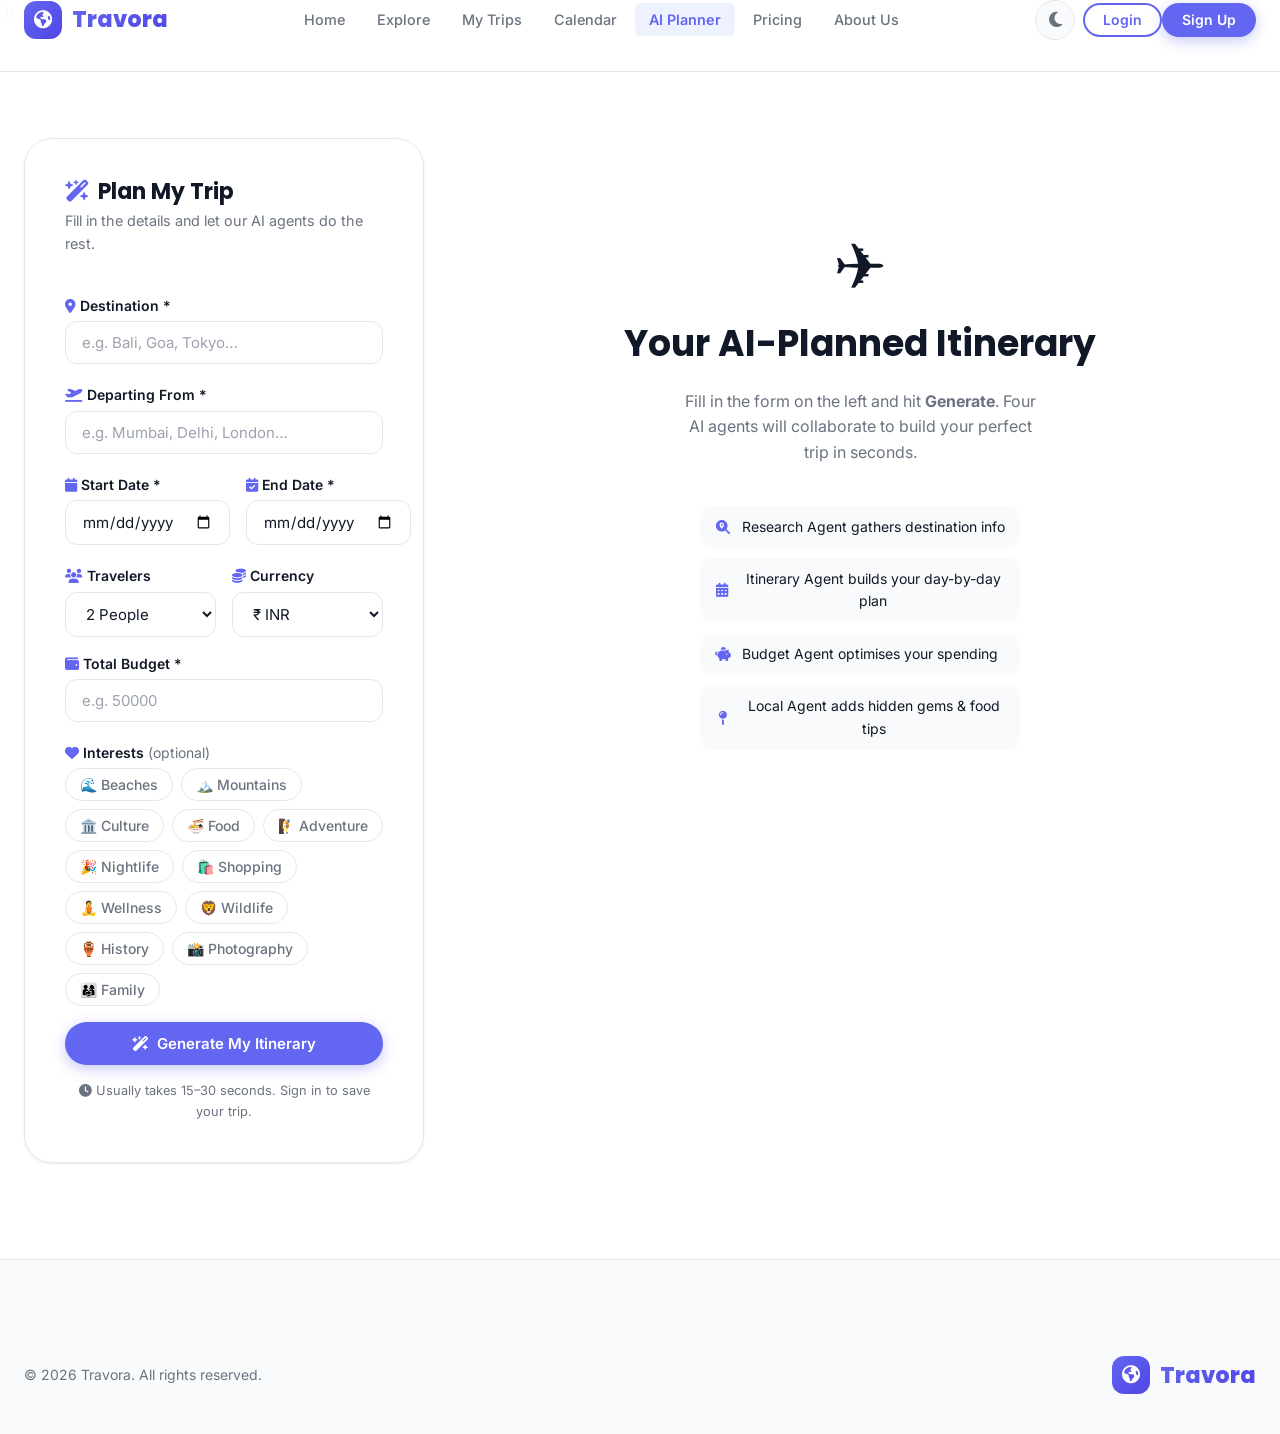
<file: travora-frontend/planner.html>
<!DOCTYPE html>
<html lang="en" data-theme="light">
<head>`n    <link rel="icon" type="image/png" href="favicon.png">
  <meta charset="UTF-8" />
  <meta name="viewport" content="width=device-width, initial-scale=1.0" />
  <title>AI Trip Planner — Travora</title>
  <meta name="description" content="Let Travora's multi-agent AI build your personalised day-by-day itinerary in seconds." />
  <link rel="preconnect" href="https://fonts.googleapis.com" />
  <link rel="preconnect" href="https://fonts.gstatic.com" crossorigin />
  <link href="https://fonts.googleapis.com/css2?family=Inter:wght@400;500;600;700;800&family=Poppins:wght@700;800&display=swap" rel="stylesheet" />
  <link rel="stylesheet" href="https://cdnjs.cloudflare.com/ajax/libs/font-awesome/6.5.0/css/all.min.css" />
  <link rel="stylesheet" href="css/style.css" />
  <link rel="stylesheet" href="css/home.css" />
  <link rel="stylesheet" href="css/planner.css" />
</head>
<body>

<nav class="navbar" id="navbar">
  <div class="container">
    <div class="navbar__inner">
      <a href="index.html" class="navbar__logo">
        <div class="navbar__logo-icon"><i class="fa-solid fa-earth-americas"></i></div>
        <span>Travora</span>
      </a>
      <ul class="navbar__links">
        <li><a href="index.html"    class="navbar__link">Home</a></li>
        <li><a href="explore.html"  class="navbar__link">Explore</a></li>
        <li><a href="my-trips.html" class="navbar__link">My Trips</a></li>
        <li><a href="calendar.html" class="navbar__link">Calendar</a></li>
        <li><a href="planner.html"  class="navbar__link active">AI Planner</a></li>
        <li><a href="pricing.html"  class="navbar__link">Pricing</a></li>
        <li><a href="about.html"    class="navbar__link">About Us</a></li>
        <li class="nav-admin-link" style="display:none;"><a href="admin.html" class="navbar__link">Admin</a></li>
      </ul>
      <div class="navbar__actions">
        <button class="theme-toggle" id="themeToggle" aria-label="Toggle dark mode"><i class="fa-solid fa-moon" id="themeIcon"></i></button>
        <div id="authNav">
          <a href="login.html?redirect=planner.html" class="btn btn-outline btn-sm">Login</a>
          <a href="signup.html" class="btn btn-primary btn-sm">Sign Up</a>
        </div>
        <div id="userNav" style="display:none;align-items:center;gap:8px;"><div class="user-avatar" id="userAvatar">U</div></div>
        <button class="navbar__hamburger" id="hamburger" aria-label="Open menu"><span></span><span></span><span></span></button>
      </div>
    </div>
  </div>
  <div class="navbar__mobile-menu" id="mobileMenu">
    <a href="index.html" class="navbar__link">Home</a>
    <a href="explore.html" class="navbar__link">Explore</a>
    <a href="my-trips.html" class="navbar__link">My Trips</a>
    <a href="calendar.html" class="navbar__link">Calendar</a>
    <a href="planner.html" class="navbar__link active">AI Planner</a>
    <a href="pricing.html" class="navbar__link">Pricing</a>
    <a href="about.html" class="navbar__link">About Us</a>
    <a href="admin.html" class="navbar__link nav-admin-link" style="display:none;">Admin</a>
    <div style="border-top:1px solid var(--color-border);padding-top:12px;display:flex;gap:8px;" id="mobileAuthNav">
      <a href="login.html" class="btn btn-outline btn-sm">Login</a>
      <a href="signup.html" class="btn btn-primary btn-sm">Sign Up</a>
    </div>
  </div>
</nav>

<div class="page-wrapper">
<main>
  <div class="container">
    <div class="planner-layout">

      <!-- ── Left: Form Panel ──────────────────────────────── -->
      <div class="planner-form-panel">
        <h2><i class="fa-solid fa-wand-magic-sparkles" style="color:var(--color-primary);margin-right:8px;"></i>Plan My Trip</h2>
        <p>Fill in the details and let our AI agents do the rest.</p>

        <form class="planner-form" id="plannerForm" onsubmit="startPlanning(event)" novalidate>

          <div class="form-group">
            <label class="form-label" for="destination">
              <i class="fa-solid fa-location-dot" style="color:var(--color-primary);"></i> Destination *
            </label>
            <input type="text" id="destination" class="form-input" placeholder="e.g. Bali, Goa, Tokyo…" required />
            <span class="form-error" id="destError"></span>
          </div>

          <div class="form-group">
            <label class="form-label" for="fromCity">
              <i class="fa-solid fa-plane-departure" style="color:var(--color-primary);"></i> Departing From *
            </label>
            <input type="text" id="fromCity" class="form-input" placeholder="e.g. Mumbai, Delhi, London…" required />
            <span class="form-error" id="fromError"></span>
          </div>

          <div class="grid-2" style="gap:var(--space-md);">
            <div class="form-group">
              <label class="form-label" for="startDate"><i class="fa-solid fa-calendar" style="color:var(--color-primary);"></i> Start Date *</label>
              <input type="date" id="startDate" class="form-input" required />
              <span class="form-error" id="startDateError"></span>
            </div>
            <div class="form-group">
              <label class="form-label" for="endDate"><i class="fa-solid fa-calendar-check" style="color:var(--color-primary);"></i> End Date *</label>
              <input type="date" id="endDate" class="form-input" required />
              <span class="form-error" id="endDateError"></span>
            </div>
          </div>

          <div class="grid-2" style="gap:var(--space-md);">
            <div class="form-group">
              <label class="form-label" for="travelers"><i class="fa-solid fa-users" style="color:var(--color-primary);"></i> Travelers</label>
              <select id="travelers" class="form-select">
                <option value="1">1 Person</option>
                <option value="2" selected>2 People</option>
                <option value="3">3 People</option>
                <option value="4">4 People</option>
                <option value="5">5 People</option>
                <option value="6">6+ People</option>
              </select>
            </div>
            <div class="form-group">
              <label class="form-label" for="currency"><i class="fa-solid fa-coins" style="color:var(--color-primary);"></i> Currency</label>
              <select id="currency" class="form-select">
                <option value="INR" selected>₹ INR</option>
                <option value="USD">$ USD</option>
                <option value="EUR">€ EUR</option>
                <option value="GBP">£ GBP</option>
                <option value="AED">AED</option>
                <option value="SGD">SGD</option>
                <option value="JPY">¥ JPY</option>
              </select>
            </div>
          </div>

          <div class="form-group">
            <label class="form-label" for="budget">
              <i class="fa-solid fa-wallet" style="color:var(--color-primary);"></i> Total Budget *
            </label>
            <input type="number" id="budget" class="form-input" placeholder="e.g. 50000" min="1" required />
            <span class="form-error" id="budgetError"></span>
          </div>

          <!-- Interests -->
          <div class="form-group">
            <label class="form-label"><i class="fa-solid fa-heart" style="color:var(--color-primary);"></i> Interests <span style="font-weight:400;color:var(--color-text-muted);">(optional)</span></label>
            <div class="interest-grid" id="interestGrid">
              <button type="button" class="interest-tag" data-interest="Beaches">🌊 Beaches</button>
              <button type="button" class="interest-tag" data-interest="Mountains">🏔️ Mountains</button>
              <button type="button" class="interest-tag" data-interest="Culture">🏛️ Culture</button>
              <button type="button" class="interest-tag" data-interest="Food">🍜 Food</button>
              <button type="button" class="interest-tag" data-interest="Adventure">🧗 Adventure</button>
              <button type="button" class="interest-tag" data-interest="Nightlife">🎉 Nightlife</button>
              <button type="button" class="interest-tag" data-interest="Shopping">🛍️ Shopping</button>
              <button type="button" class="interest-tag" data-interest="Wellness">🧘 Wellness</button>
              <button type="button" class="interest-tag" data-interest="Wildlife">🦁 Wildlife</button>
              <button type="button" class="interest-tag" data-interest="History">🏺 History</button>
              <button type="button" class="interest-tag" data-interest="Photography">📸 Photography</button>
              <button type="button" class="interest-tag" data-interest="Family">👨‍👩‍👧 Family</button>
            </div>
          </div>

          <button type="submit" class="btn btn-primary" style="width:100%;" id="planBtn">
            <i class="fa-solid fa-wand-magic-sparkles"></i> Generate My Itinerary
          </button>

          <p style="font-size:0.8rem;text-align:center;color:var(--color-text-muted);">
            <i class="fa-solid fa-clock"></i> Usually takes 15–30 seconds. Sign in to save your trip.
          </p>
        </form>
      </div>

      <!-- ── Right: Results Panel ──────────────────────────── -->
      <div class="planner-result-panel" id="resultPanel">

        <!-- Initial prompt state -->
        <div class="planner-prompt" id="promptState">
          <div class="planner-prompt__illustration">✈️</div>
          <h2>Your AI-Planned Itinerary</h2>
          <p style="max-width:360px;">Fill in the form on the left and hit <strong>Generate</strong>. Four AI agents will collaborate to build your perfect trip in seconds.</p>
          <div style="display:flex;flex-direction:column;gap:10px;width:100%;max-width:320px;margin-top:var(--space-md);">
            <div style="display:flex;align-items:center;gap:10px;padding:10px 14px;background:var(--color-bg-secondary);border-radius:var(--radius-md);font-size:0.875rem;">
              <i class="fa-solid fa-magnifying-glass-location" style="color:var(--color-primary);width:18px;"></i>
              <span>Research Agent gathers destination info</span>
            </div>
            <div style="display:flex;align-items:center;gap:10px;padding:10px 14px;background:var(--color-bg-secondary);border-radius:var(--radius-md);font-size:0.875rem;">
              <i class="fa-solid fa-calendar-days" style="color:var(--color-primary);width:18px;"></i>
              <span>Itinerary Agent builds your day-by-day plan</span>
            </div>
            <div style="display:flex;align-items:center;gap:10px;padding:10px 14px;background:var(--color-bg-secondary);border-radius:var(--radius-md);font-size:0.875rem;">
              <i class="fa-solid fa-piggy-bank" style="color:var(--color-primary);width:18px;"></i>
              <span>Budget Agent optimises your spending</span>
            </div>
            <div style="display:flex;align-items:center;gap:10px;padding:10px 14px;background:var(--color-bg-secondary);border-radius:var(--radius-md);font-size:0.875rem;">
              <i class="fa-solid fa-map-pin" style="color:var(--color-primary);width:18px;"></i>
              <span>Local Agent adds hidden gems & food tips</span>
            </div>
          </div>
        </div>

        <!-- Loading state -->
        <div class="planner-loading" id="loadingState" style="display:none;">
          <div class="planner-loading__icon">🤖</div>
          <h3>AI Agents are working…</h3>
          <p style="max-width:300px;">Your personalised itinerary is being crafted. This usually takes 15–30 seconds.</p>
          <div class="planner-loading__steps">
            <div class="agent-step active" id="step1">
              <span class="agent-step__dot"></span>
              <span><strong>Research Agent</strong> — Analysing destination…</span>
            </div>
            <div class="agent-step" id="step2">
              <span class="agent-step__dot"></span>
              <span><strong>Itinerary Builder</strong> — Creating day-by-day plan…</span>
            </div>
            <div class="agent-step" id="step3">
              <span class="agent-step__dot"></span>
              <span><strong>Budget Optimizer</strong> — Allocating spend…</span>
            </div>
            <div class="agent-step" id="step4">
              <span class="agent-step__dot"></span>
              <span><strong>Local Experience Agent</strong> — Finding hidden gems…</span>
            </div>
            <div class="agent-step" id="step5">
              <span class="agent-step__dot"></span>
              <span><strong>Orchestrator</strong> — Merging final itinerary…</span>
            </div>
          </div>
        </div>

        <!-- Itinerary result -->
        <div id="itineraryResult" style="display:none;"></div>

      </div>
    </div>
  </div>
</main>

<footer class="footer">
  <div class="container">
    <div class="footer__bottom" style="border-top:none;padding-top:0;">
      <p>© 2026 Travora. All rights reserved.</p>
      <a href="index.html" class="navbar__logo"><div class="navbar__logo-icon"><i class="fa-solid fa-earth-americas"></i></div><span>Travora</span></a>
    </div>
  </div>
</footer>
</div>

<div class="toast-container" id="toastContainer"></div>
<script src="js/theme.js"></script>
<script src="js/api.js"></script>
<script src="js/auth.js"></script>
<script src="js/planner.js"></script>
</body>
</html>
</file>
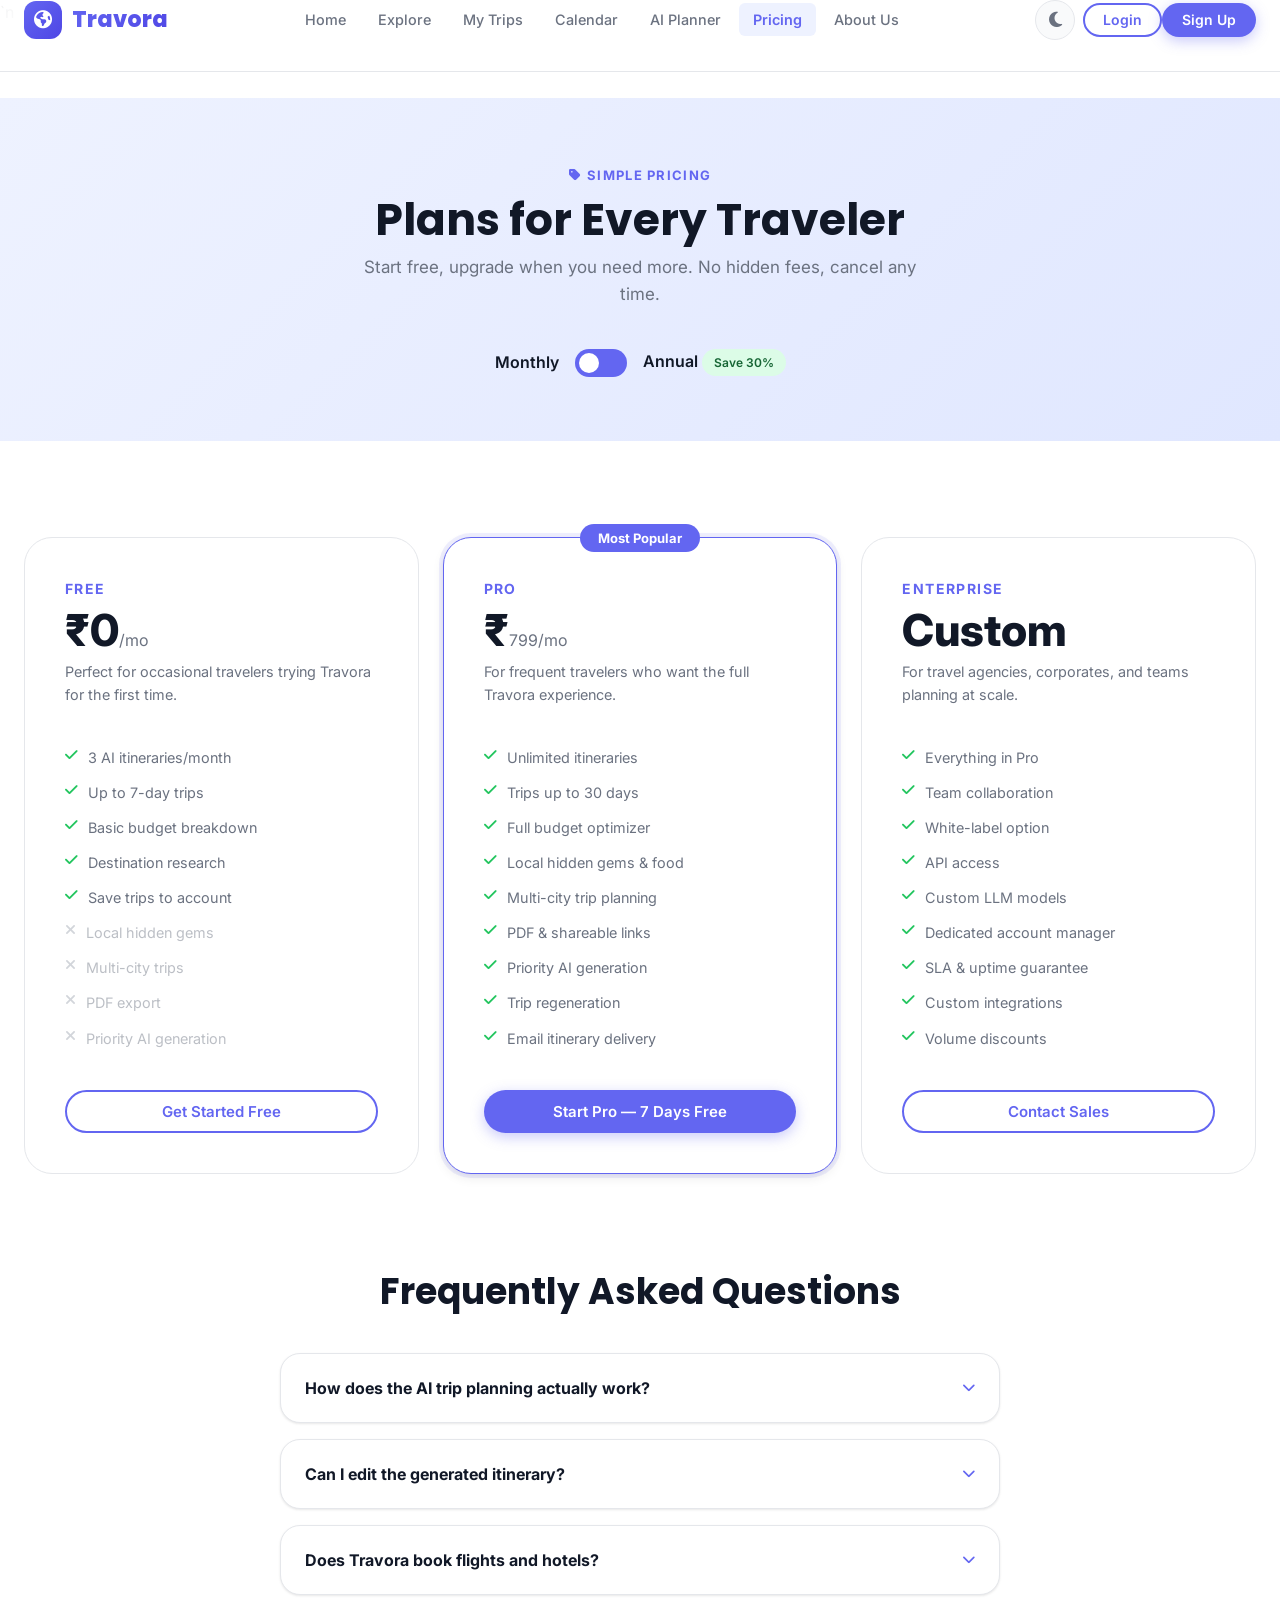
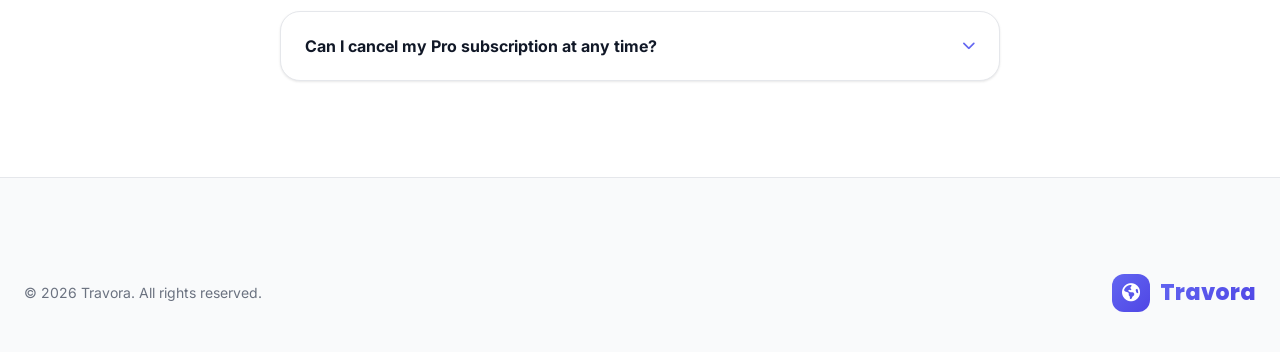
<file: travora-frontend/pricing.html>
<!DOCTYPE html>
<html lang="en" data-theme="light">
<head>`n    <link rel="icon" type="image/png" href="favicon.png">
  <meta charset="UTF-8" />
  <meta name="viewport" content="width=device-width, initial-scale=1.0" />
  <title>Pricing — Travora</title>
  <meta name="description" content="Choose the plan that fits your travel style. Free, Pro, and Enterprise options available." />
  <link rel="preconnect" href="https://fonts.googleapis.com" />
  <link rel="preconnect" href="https://fonts.gstatic.com" crossorigin />
  <link href="https://fonts.googleapis.com/css2?family=Inter:wght@400;500;600;700;800&family=Poppins:wght@700;800&display=swap" rel="stylesheet" />
  <link rel="stylesheet" href="https://cdnjs.cloudflare.com/ajax/libs/font-awesome/6.5.0/css/all.min.css" />
  <link rel="stylesheet" href="css/style.css" />
  <link rel="stylesheet" href="css/planner.css" />
</head>
<body>

<nav class="navbar" id="navbar">
  <div class="container">
    <div class="navbar__inner">
      <a href="index.html" class="navbar__logo">
        <div class="navbar__logo-icon"><i class="fa-solid fa-earth-americas"></i></div>
        <span>Travora</span>
      </a>
      <ul class="navbar__links">
        <li><a href="index.html"    class="navbar__link">Home</a></li>
        <li><a href="explore.html"  class="navbar__link">Explore</a></li>
        <li><a href="my-trips.html" class="navbar__link">My Trips</a></li>
        <li><a href="calendar.html" class="navbar__link">Calendar</a></li>
        <li><a href="planner.html"  class="navbar__link">AI Planner</a></li>
        <li><a href="pricing.html"  class="navbar__link active">Pricing</a></li>
        <li><a href="about.html"    class="navbar__link">About Us</a></li>
        <li class="nav-admin-link" style="display:none;"><a href="admin.html" class="navbar__link">Admin</a></li>
      </ul>
      <div class="navbar__actions">
        <button class="theme-toggle" id="themeToggle" aria-label="Toggle dark mode"><i class="fa-solid fa-moon" id="themeIcon"></i></button>
        <div id="authNav">
          <a href="login.html" class="btn btn-outline btn-sm">Login</a>
          <a href="signup.html" class="btn btn-primary btn-sm">Sign Up</a>
        </div>
        <div id="userNav" style="display:none; align-items:center; gap:8px;"><div class="user-avatar" id="userAvatar">U</div></div>
        <button class="navbar__hamburger" id="hamburger" aria-label="Open menu"><span></span><span></span><span></span></button>
      </div>
    </div>
  </div>
  <div class="navbar__mobile-menu" id="mobileMenu">
    <a href="index.html"    class="navbar__link">Home</a>
    <a href="explore.html"  class="navbar__link">Explore</a>
    <a href="my-trips.html" class="navbar__link">My Trips</a>
    <a href="calendar.html" class="navbar__link">Calendar</a>
    <a href="planner.html"  class="navbar__link">AI Planner</a>
    <a href="pricing.html"  class="navbar__link active">Pricing</a>
    <a href="about.html"    class="navbar__link">About Us</a>
    <a href="admin.html"    class="navbar__link nav-admin-link" style="display:none;">Admin</a>
    <div style="border-top:1px solid var(--color-border);padding-top:12px;display:flex;gap:8px;" id="mobileAuthNav">
      <a href="login.html" class="btn btn-outline btn-sm">Login</a>
      <a href="signup.html" class="btn btn-primary btn-sm">Sign Up</a>
    </div>
  </div>
</nav>

<div class="page-wrapper">
<main>
  <!-- Hero -->
  <div class="page-hero">
    <div class="container">
      <div class="section-label" style="justify-content:center;"><i class="fa-solid fa-tag"></i> Simple Pricing</div>
      <h1>Plans for Every Traveler</h1>
      <p>Start free, upgrade when you need more. No hidden fees, cancel any time.</p>
      <!-- Billing toggle -->
      <div style="display:flex;align-items:center;justify-content:center;gap:var(--space-md);margin-top:var(--space-xl);">
        <span style="font-weight:600;color:var(--color-text);">Monthly</span>
        <label style="position:relative;display:inline-block;width:52px;height:28px;">
          <input type="checkbox" id="billingToggle" onchange="toggleBilling()" style="opacity:0;width:0;height:0;" />
          <span style="position:absolute;inset:0;background:var(--color-primary);border-radius:14px;cursor:pointer;transition:0.3s;"></span>
          <span id="toggleThumb" style="position:absolute;left:4px;top:4px;width:20px;height:20px;background:#fff;border-radius:50%;transition:0.3s;"></span>
        </label>
        <span style="font-weight:600;color:var(--color-text);">Annual <span class="badge badge-success" style="font-size:0.75rem;">Save 30%</span></span>
      </div>
    </div>
  </div>

  <!-- Pricing Cards -->
  <section class="section">
    <div class="container">
      <div class="pricing-grid">

        <!-- Free -->
        <div class="pricing-card fade-up">
          <div class="pricing-card__plan">Free</div>
          <div class="pricing-card__price">₹0<span>/mo</span></div>
          <p class="pricing-card__desc">Perfect for occasional travelers trying Travora for the first time.</p>
          <ul class="pricing-features">
            <li class="pricing-feature"><i class="fa-solid fa-check"></i> 3 AI itineraries/month</li>
            <li class="pricing-feature"><i class="fa-solid fa-check"></i> Up to 7-day trips</li>
            <li class="pricing-feature"><i class="fa-solid fa-check"></i> Basic budget breakdown</li>
            <li class="pricing-feature"><i class="fa-solid fa-check"></i> Destination research</li>
            <li class="pricing-feature"><i class="fa-solid fa-check"></i> Save trips to account</li>
            <li class="pricing-feature pricing-feature--disabled"><i class="fa-solid fa-xmark"></i> Local hidden gems</li>
            <li class="pricing-feature pricing-feature--disabled"><i class="fa-solid fa-xmark"></i> Multi-city trips</li>
            <li class="pricing-feature pricing-feature--disabled"><i class="fa-solid fa-xmark"></i> PDF export</li>
            <li class="pricing-feature pricing-feature--disabled"><i class="fa-solid fa-xmark"></i> Priority AI generation</li>
          </ul>
          <a href="signup.html" class="btn btn-outline" style="width:100%;">Get Started Free</a>
        </div>

        <!-- Pro (featured) -->
        <div class="pricing-card pricing-card--featured fade-up fade-up-delay-2">
          <div class="pricing-card__plan">Pro</div>
          <div class="pricing-card__price" id="proPrice">₹<span id="proPriceVal">799</span><span>/mo</span></div>
          <p class="pricing-card__desc">For frequent travelers who want the full Travora experience.</p>
          <ul class="pricing-features">
            <li class="pricing-feature"><i class="fa-solid fa-check"></i> Unlimited itineraries</li>
            <li class="pricing-feature"><i class="fa-solid fa-check"></i> Trips up to 30 days</li>
            <li class="pricing-feature"><i class="fa-solid fa-check"></i> Full budget optimizer</li>
            <li class="pricing-feature"><i class="fa-solid fa-check"></i> Local hidden gems & food</li>
            <li class="pricing-feature"><i class="fa-solid fa-check"></i> Multi-city trip planning</li>
            <li class="pricing-feature"><i class="fa-solid fa-check"></i> PDF & shareable links</li>
            <li class="pricing-feature"><i class="fa-solid fa-check"></i> Priority AI generation</li>
            <li class="pricing-feature"><i class="fa-solid fa-check"></i> Trip regeneration</li>
            <li class="pricing-feature"><i class="fa-solid fa-check"></i> Email itinerary delivery</li>
          </ul>
          <a href="signup.html" class="btn btn-primary" style="width:100%;">Start Pro — 7 Days Free</a>
        </div>

        <!-- Enterprise -->
        <div class="pricing-card fade-up fade-up-delay-4">
          <div class="pricing-card__plan">Enterprise</div>
          <div class="pricing-card__price">Custom</div>
          <p class="pricing-card__desc">For travel agencies, corporates, and teams planning at scale.</p>
          <ul class="pricing-features">
            <li class="pricing-feature"><i class="fa-solid fa-check"></i> Everything in Pro</li>
            <li class="pricing-feature"><i class="fa-solid fa-check"></i> Team collaboration</li>
            <li class="pricing-feature"><i class="fa-solid fa-check"></i> White-label option</li>
            <li class="pricing-feature"><i class="fa-solid fa-check"></i> API access</li>
            <li class="pricing-feature"><i class="fa-solid fa-check"></i> Custom LLM models</li>
            <li class="pricing-feature"><i class="fa-solid fa-check"></i> Dedicated account manager</li>
            <li class="pricing-feature"><i class="fa-solid fa-check"></i> SLA & uptime guarantee</li>
            <li class="pricing-feature"><i class="fa-solid fa-check"></i> Custom integrations</li>
            <li class="pricing-feature"><i class="fa-solid fa-check"></i> Volume discounts</li>
          </ul>
          <a href="about.html" class="btn btn-outline" style="width:100%;">Contact Sales</a>
        </div>
      </div>

      <!-- FAQ -->
      <div style="max-width:720px;margin:var(--space-3xl) auto 0;">
        <h2 style="text-align:center;margin-bottom:var(--space-xl);">Frequently Asked Questions</h2>
        <div style="display:flex;flex-direction:column;gap:var(--space-md);">
          <div class="faq-item card" style="padding:var(--space-lg);">
            <button onclick="toggleFaq(this)" style="width:100%;text-align:left;display:flex;justify-content:space-between;align-items:center;background:none;border:none;cursor:pointer;padding:0;">
              <span style="font-weight:700;color:var(--color-text);font-size:1rem;">How does the AI trip planning actually work?</span>
              <i class="fa-solid fa-chevron-down" style="color:var(--color-primary);transition:transform 0.25s;"></i>
            </button>
            <div class="faq-body" style="display:none;margin-top:var(--space-md);">
              <p>Travora uses a multi-agent AI system. When you submit a trip request, four specialised agents work together: a Research Agent gathers destination intelligence, an Itinerary Builder creates your day-by-day plan, a Budget Optimizer allocates your spend, and a Local Experience Agent adds food tips and hidden gems.</p>
            </div>
          </div>
          <div class="faq-item card" style="padding:var(--space-lg);">
            <button onclick="toggleFaq(this)" style="width:100%;text-align:left;display:flex;justify-content:space-between;align-items:center;background:none;border:none;cursor:pointer;padding:0;">
              <span style="font-weight:700;color:var(--color-text);font-size:1rem;">Can I edit the generated itinerary?</span>
              <i class="fa-solid fa-chevron-down" style="color:var(--color-primary);transition:transform 0.25s;"></i>
            </button>
            <div class="faq-body" style="display:none;margin-top:var(--space-md);">
              <p>Yes! Every itinerary is fully editable. You can also regenerate specific parts or the whole plan if you want a different approach. Pro users can regenerate unlimited times.</p>
            </div>
          </div>
          <div class="faq-item card" style="padding:var(--space-lg);">
            <button onclick="toggleFaq(this)" style="width:100%;text-align:left;display:flex;justify-content:space-between;align-items:center;background:none;border:none;cursor:pointer;padding:0;">
              <span style="font-weight:700;color:var(--color-text);font-size:1rem;">Does Travora book flights and hotels?</span>
              <i class="fa-solid fa-chevron-down" style="color:var(--color-primary);transition:transform 0.25s;"></i>
            </button>
            <div class="faq-body" style="display:none;margin-top:var(--space-md);">
              <p>Not directly in the current version — Travora focuses on building the perfect plan and providing booking recommendations. Actual booking integration (flights, hotels) is on our Phase 2 roadmap.</p>
            </div>
          </div>
          <div class="faq-item card" style="padding:var(--space-lg);">
            <button onclick="toggleFaq(this)" style="width:100%;text-align:left;display:flex;justify-content:space-between;align-items:center;background:none;border:none;cursor:pointer;padding:0;">
              <span style="font-weight:700;color:var(--color-text);font-size:1rem;">Can I cancel my Pro subscription at any time?</span>
              <i class="fa-solid fa-chevron-down" style="color:var(--color-primary);transition:transform 0.25s;"></i>
            </button>
            <div class="faq-body" style="display:none;margin-top:var(--space-md);">
              <p>Yes, cancel anytime with no questions asked. You'll retain Pro access until the end of your billing period. Your saved trips are always yours, regardless of plan.</p>
            </div>
          </div>
        </div>
      </div>
    </div>
  </section>
</main>

<footer class="footer">
  <div class="container">
    <div class="footer__bottom" style="border-top:none;padding-top:0;">
      <p>© 2026 Travora. All rights reserved.</p>
      <a href="index.html" class="navbar__logo"><div class="navbar__logo-icon"><i class="fa-solid fa-earth-americas"></i></div><span>Travora</span></a>
    </div>
  </div>
</footer>
</div>

<div class="toast-container" id="toastContainer"></div>
<script src="js/theme.js"></script>
<script src="js/api.js"></script>
<script src="js/auth.js"></script>
<script>
  let isAnnual = false;
  function toggleBilling() {
    isAnnual = document.getElementById('billingToggle').checked;
    document.getElementById('toggleThumb').style.transform = isAnnual ? 'translateX(24px)' : 'translateX(0)';
    document.getElementById('proPriceVal').textContent = isAnnual ? '559' : '799';
  }
  function toggleFaq(btn) {
    const body = btn.nextElementSibling;
    const icon = btn.querySelector('i');
    const open = body.style.display === 'block';
    body.style.display = open ? 'none' : 'block';
    icon.style.transform = open ? '' : 'rotate(180deg)';
  }
  // scroll fade
  const obs = new IntersectionObserver(entries => entries.forEach(e => { if(e.isIntersecting) e.target.classList.add('visible'); }), {threshold:0.1});
  document.querySelectorAll('.fade-up').forEach(el => obs.observe(el));
</script>
</body>
</html>
</file>
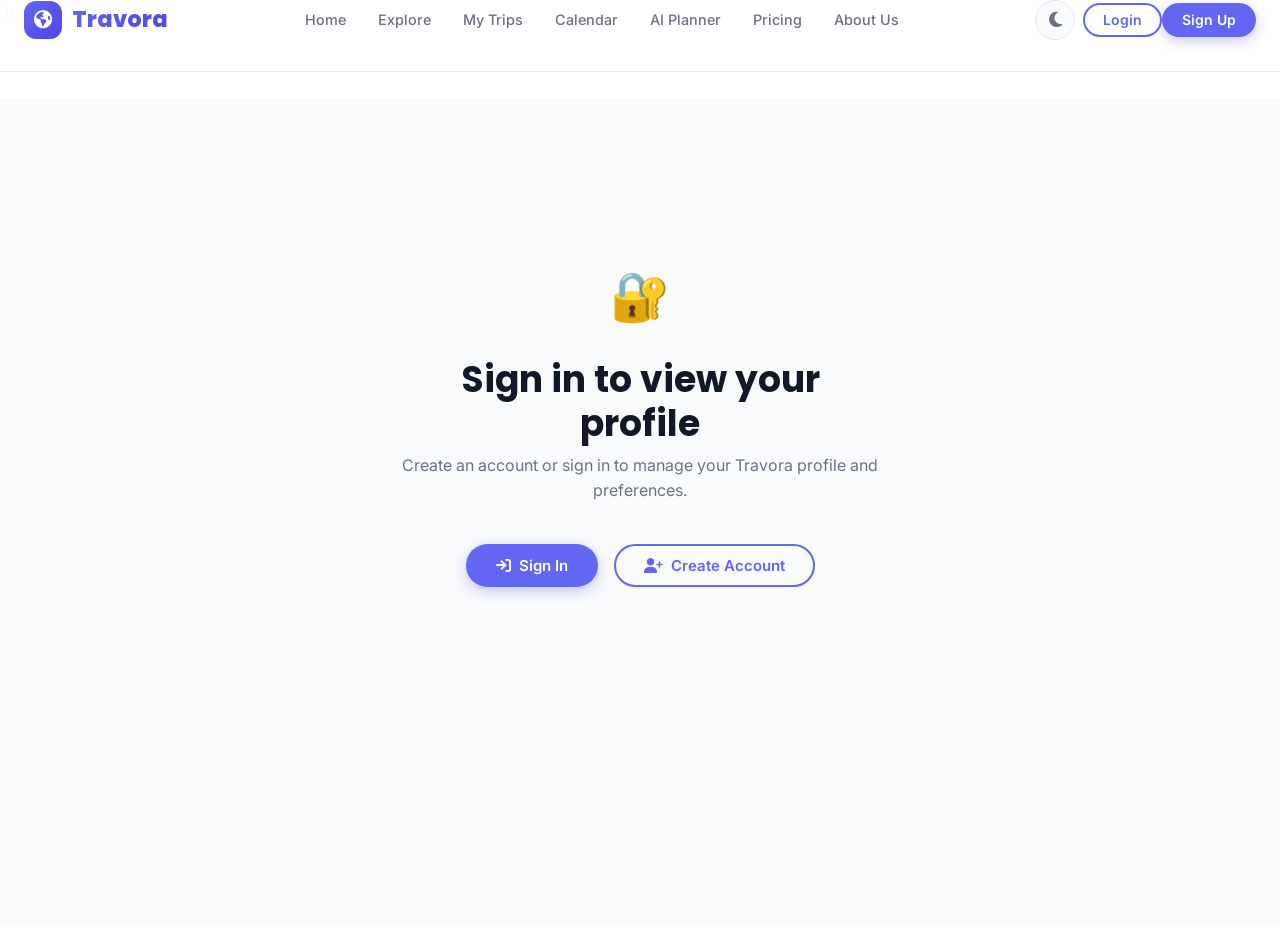
<file: travora-frontend/profile.html>
<!DOCTYPE html>
<html lang="en" data-theme="light">
<head>`n    <link rel="icon" type="image/png" href="favicon.png">
  <meta charset="UTF-8" />
  <meta name="viewport" content="width=device-width, initial-scale=1.0" />
  <title>My Profile — Travora</title>
  <meta name="description" content="Manage your Travora profile, travel preferences, and account details." />
  <link rel="preconnect" href="https://fonts.googleapis.com" />
  <link rel="preconnect" href="https://fonts.gstatic.com" crossorigin />
  <link href="https://fonts.googleapis.com/css2?family=Inter:wght@400;500;600;700;800&family=Poppins:wght@700;800&display=swap" rel="stylesheet" />
  <link rel="stylesheet" href="https://cdnjs.cloudflare.com/ajax/libs/font-awesome/6.5.0/css/all.min.css" />
  <link rel="stylesheet" href="css/style.css" />
  <style>
    /* ── Profile page ────────────────────────────────────── */
    .profile-page {
      background: #F8FAFC;
      min-height: calc(100vh - var(--navbar-h));
      padding: var(--space-2xl) 0;
    }

    .profile-layout {
      display: grid;
      grid-template-columns: 300px 1fr;
      gap: var(--space-xl);
      align-items: start;
    }

    /* ── Left: identity card ─────────────────────────────── */
    .profile-identity {
      background: #fff;
      border-radius: 20px;
      border: 1px solid var(--color-border);
      box-shadow: 0 4px 24px rgba(99,102,241,0.08);
      overflow: hidden;
      position: sticky;
      top: calc(var(--navbar-h) + 24px);
    }

    .profile-identity__banner {
      height: 88px;
      background: linear-gradient(135deg, #6366F1 0%, #7C3AED 50%, #4F46E5 100%);
      position: relative;
    }

    .profile-identity__banner::after {
      content: '';
      position: absolute;
      inset: 0;
      background: url("data:image/svg+xml,%3Csvg width='60' height='60' viewBox='0 0 60 60' xmlns='http://www.w3.org/2000/svg'%3E%3Cg fill='none' fill-rule='evenodd'%3E%3Cg fill='%23ffffff' fill-opacity='0.06'%3E%3Ccircle cx='30' cy='30' r='20'/%3E%3C/g%3E%3C/g%3E%3C/svg%3E");
    }

    .profile-identity__avatar-wrap {
      display: flex;
      flex-direction: column;
      align-items: center;
      padding: 0 var(--space-lg) var(--space-lg);
      margin-top: -44px;
      position: relative;
      z-index: 2;
    }

    .avatar-upload-ring {
      position: relative;
      width: 88px;
      height: 88px;
      cursor: pointer;
    }

    .avatar-upload-ring:hover .avatar-overlay { opacity: 1; }

    #avatarPreview {
      width: 88px;
      height: 88px;
      border-radius: 50%;
      object-fit: cover;
      border: 4px solid #fff;
      box-shadow: 0 4px 16px rgba(99,102,241,0.25);
      background: linear-gradient(135deg, #EEF2FF, #E0E7FF);
      display: flex;
      align-items: center;
      justify-content: center;
      font-size: 2rem;
      color: var(--color-primary);
      transition: all var(--transition-base);
    }

    #avatarPreview.has-image { font-size: 0; }

    .avatar-overlay {
      position: absolute;
      inset: 4px;
      border-radius: 50%;
      background: rgba(99,102,241,0.72);
      display: flex;
      flex-direction: column;
      align-items: center;
      justify-content: center;
      opacity: 0;
      transition: opacity var(--transition-fast);
      color: #fff;
      font-size: 0.6875rem;
      font-weight: 600;
      gap: 3px;
    }

    .avatar-overlay i { font-size: 1.125rem; }

    #avatarInput { display: none; }

    .profile-identity__name {
      font-family: var(--font-display);
      font-size: 1.125rem;
      font-weight: 700;
      color: var(--color-text);
      margin-top: 12px;
      text-align: center;
    }

    .profile-identity__email {
      font-size: 0.8125rem;
      color: var(--color-text-muted);
      margin-top: 2px;
      text-align: center;
    }

    .profile-identity__since {
      display: inline-flex;
      align-items: center;
      gap: 5px;
      font-size: 0.75rem;
      color: var(--color-primary);
      font-weight: 600;
      margin-top: 10px;
      padding: 4px 12px;
      background: var(--color-primary-soft);
      border-radius: var(--radius-full);
    }

    .profile-identity__divider {
      border: none;
      border-top: 1px solid var(--color-border-light);
      margin: var(--space-md) var(--space-lg);
    }

    .profile-identity__nav {
      padding: 0 var(--space-md) var(--space-lg);
      display: flex;
      flex-direction: column;
      gap: 4px;
    }

    .profile-nav-link {
      display: flex;
      align-items: center;
      gap: 10px;
      padding: 10px 14px;
      border-radius: var(--radius-md);
      font-size: 0.9rem;
      font-weight: 500;
      color: var(--color-text-muted);
      transition: all var(--transition-fast);
      cursor: pointer;
      text-decoration: none;
    }

    .profile-nav-link i { width: 18px; text-align: center; font-size: 0.9rem; }

    .profile-nav-link:hover,
    .profile-nav-link.active {
      background: var(--color-primary-soft);
      color: var(--color-primary);
    }

    .profile-nav-link--danger:hover {
      background: #FEF2F2;
      color: #EF4444;
    }

    /* ── Right: main content panels ─────────────────────── */
    .profile-main { display: flex; flex-direction: column; gap: var(--space-lg); }

    .profile-card {
      background: #fff;
      border-radius: 20px;
      border: 1px solid var(--color-border);
      box-shadow: 0 4px 24px rgba(99,102,241,0.07);
      overflow: hidden;
    }

    .profile-card__header {
      padding: 20px 28px 16px;
      border-bottom: 1px solid var(--color-border-light);
      display: flex;
      align-items: center;
      justify-content: space-between;
      gap: 12px;
    }

    .profile-card__header-left {
      display: flex;
      align-items: center;
      gap: 12px;
    }

    .profile-card__header-icon {
      width: 38px;
      height: 38px;
      border-radius: var(--radius-md);
      display: flex;
      align-items: center;
      justify-content: center;
      font-size: 1rem;
    }

    .icon--purple { background: #EEF2FF; color: #6366F1; }
    .icon--teal   { background: #CCFBF1; color: #0D9488; }
    .icon--amber  { background: #FEF3C7; color: #D97706; }

    .profile-card__title {
      font-size: 1.0625rem;
      font-weight: 700;
      color: var(--color-text);
    }

    .profile-card__subtitle {
      font-size: 0.8125rem;
      color: var(--color-text-muted);
      margin-top: 1px;
    }

    .profile-card__body { padding: 24px 28px; }

    /* ── Form grid ───────────────────────────────────────── */
    .form-grid-2 {
      display: grid;
      grid-template-columns: 1fr 1fr;
      gap: var(--space-md) var(--space-lg);
    }

    .form-grid-2 .col-span-2 { grid-column: span 2; }

    .form-label { display: flex; align-items: center; gap: 6px; }
    .form-label i { font-size: 0.8125rem; color: var(--color-primary); opacity: .8; }

    .form-input-wrap { position: relative; }
    .form-input-wrap i {
      position: absolute;
      left: 14px;
      top: 50%;
      transform: translateY(-50%);
      color: var(--color-text-light);
      pointer-events: none;
      font-size: 0.85rem;
    }
    .form-input-wrap .form-input { padding-left: 40px; }
    .form-input-wrap.textarea-wrap i { top: 14px; transform: none; }
    .form-input-wrap.textarea-wrap .form-textarea { padding-left: 40px; }

    .form-textarea {
      width: 100%;
      padding: 11px 16px;
      border: 1.5px solid var(--color-border);
      border-radius: var(--radius-md);
      background: var(--color-bg);
      color: var(--color-text);
      font-size: 0.9375rem;
      transition: border-color var(--transition-fast), box-shadow var(--transition-fast);
      outline: none;
      resize: vertical;
      min-height: 110px;
      font-family: inherit;
      line-height: 1.6;
    }

    .form-textarea:focus {
      border-color: var(--color-primary);
      box-shadow: 0 0 0 3px rgba(99,102,241,0.12);
    }

    .form-textarea::placeholder { color: var(--color-text-light); }

    /* ── Save bar ─────────────────────────────────────────── */
    .profile-save-bar {
      display: flex;
      align-items: center;
      justify-content: space-between;
      gap: var(--space-md);
      padding-top: var(--space-lg);
      border-top: 1px solid var(--color-border-light);
      margin-top: var(--space-lg);
      flex-wrap: wrap;
    }

    .profile-save-bar__status {
      font-size: 0.875rem;
      color: var(--color-text-muted);
      display: flex;
      align-items: center;
      gap: 6px;
    }

    /* ── Preferences chips ───────────────────────────────── */
    .interests-grid {
      display: flex;
      flex-wrap: wrap;
      gap: 8px;
      margin-top: 4px;
    }

    .interest-chip {
      display: flex;
      align-items: center;
      gap: 6px;
      padding: 7px 14px;
      border-radius: var(--radius-full);
      border: 1.5px solid var(--color-border);
      background: var(--color-bg);
      font-size: 0.8125rem;
      font-weight: 500;
      color: var(--color-text-muted);
      cursor: pointer;
      transition: all var(--transition-fast);
      user-select: none;
    }

    .interest-chip i { font-size: 0.8rem; }

    .interest-chip.selected {
      background: var(--color-primary-soft);
      border-color: var(--color-primary);
      color: var(--color-primary);
      font-weight: 600;
    }

    .interest-chip:hover:not(.selected) {
      border-color: var(--color-primary);
      color: var(--color-primary);
    }

    /* ── Danger zone ─────────────────────────────────────── */
    .danger-zone {
      background: #FFF5F5;
      border: 1.5px solid #FECACA;
      border-radius: var(--radius-md);
      padding: var(--space-md) var(--space-lg);
      display: flex;
      align-items: center;
      justify-content: space-between;
      gap: var(--space-md);
      flex-wrap: wrap;
    }

    .danger-zone__text h4 { font-size: 0.9375rem; color: #991B1B; margin-bottom: 2px; }
    .danger-zone__text p  { font-size: 0.8125rem; color: #DC2626; margin: 0; }

    /* ── Success / error banner ──────────────────────────── */
    #profileBanner {
      display: none;
      padding: 12px 18px;
      border-radius: var(--radius-md);
      font-size: 0.9rem;
      font-weight: 500;
      margin-bottom: var(--space-md);
      animation: slideDown 0.3s ease;
    }

    @keyframes slideDown {
      from { opacity: 0; transform: translateY(-8px); }
      to   { opacity: 1; transform: translateY(0); }
    }

    /* ── Spinner ─────────────────────────────────────────── */
    .spinner {
      display: inline-block;
      width: 20px;
      height: 20px;
      border: 2.5px solid rgba(255,255,255,0.4);
      border-top-color: #fff;
      border-radius: 50%;
      animation: spin 0.7s linear infinite;
      vertical-align: middle;
    }
    @keyframes spin { to { transform: rotate(360deg); } }

    /* ── Dark mode ────────────────────────────────────────── */
    [data-theme="dark"] .profile-page   { background: #0F172A; }
    [data-theme="dark"] .profile-identity,
    [data-theme="dark"] .profile-card   { background: #1E293B; border-color: #334155; }
    [data-theme="dark"] .interest-chip  { background: #0F172A; border-color: #334155; }
    [data-theme="dark"] .interest-chip.selected { background: #1E1B4B; }
    [data-theme="dark"] .danger-zone    { background: #1C0A0A; border-color: #7F1D1D; }
    [data-theme="dark"] .danger-zone__text h4 { color: #FCA5A5; }
    [data-theme="dark"] .danger-zone__text p  { color: #F87171; }

    /* ── Responsive ──────────────────────────────────────── */
    @media (max-width: 900px) {
      .profile-layout { grid-template-columns: 1fr; }
      .profile-identity { position: static; }
      .profile-identity__avatar-wrap { flex-direction: row; gap: 20px; align-items: flex-end; margin-top: -30px; padding-bottom: var(--space-md); }
    }

    @media (max-width: 600px) {
      .profile-card__body { padding: 18px; }
      .profile-card__header { padding: 16px 18px 12px; }
      .form-grid-2 { grid-template-columns: 1fr; }
      .form-grid-2 .col-span-2 { grid-column: span 1; }
      .profile-identity__avatar-wrap { flex-direction: column; align-items: center; margin-top: -44px; }
    }
  </style>
</head>
<body>

<!-- ── Navbar ────────────────────────────────────────────────── -->
<nav class="navbar" id="navbar">
  <div class="container">
    <div class="navbar__inner">
      <a href="index.html" class="navbar__logo">
        <div class="navbar__logo-icon"><i class="fa-solid fa-earth-americas"></i></div>
        <span>Travora</span>
      </a>
      <ul class="navbar__links">
        <li><a href="index.html"    class="navbar__link">Home</a></li>
        <li><a href="explore.html"  class="navbar__link">Explore</a></li>
        <li><a href="my-trips.html" class="navbar__link">My Trips</a></li>
        <li><a href="calendar.html" class="navbar__link">Calendar</a></li>
        <li><a href="planner.html"  class="navbar__link">AI Planner</a></li>
        <li><a href="pricing.html"  class="navbar__link">Pricing</a></li>
        <li><a href="about.html"    class="navbar__link">About Us</a></li>
        <li class="nav-admin-link" style="display:none;"><a href="admin.html" class="navbar__link">Admin</a></li>
      </ul>
      <div class="navbar__actions">
        <button class="theme-toggle" id="themeToggle" aria-label="Toggle dark mode">
          <i class="fa-solid fa-moon" id="themeIcon"></i>
        </button>
        <div id="authNav">
          <a href="login.html?redirect=profile.html" class="btn btn-outline btn-sm">Login</a>
          <a href="signup.html" class="btn btn-primary btn-sm">Sign Up</a>
        </div>
        <div id="userNav" style="display:none; align-items:center; gap:8px;">
          <div class="user-avatar" id="userAvatar" title="My Account">U</div>
        </div>
        <button class="navbar__hamburger" id="hamburger" aria-label="Open menu">
          <span></span><span></span><span></span>
        </button>
      </div>
    </div>
  </div>
  <div class="navbar__mobile-menu" id="mobileMenu">
    <a href="index.html"    class="navbar__link">Home</a>
    <a href="explore.html"  class="navbar__link">Explore</a>
    <a href="my-trips.html" class="navbar__link">My Trips</a>
    <a href="calendar.html" class="navbar__link">Calendar</a>
    <a href="planner.html"  class="navbar__link">AI Planner</a>
    <a href="pricing.html"  class="navbar__link">Pricing</a>
    <a href="about.html"    class="navbar__link">About Us</a>
    <a href="admin.html"    class="navbar__link nav-admin-link" style="display:none;">Admin</a>
    <div style="border-top:1px solid var(--color-border);padding-top:12px;display:flex;gap:8px;" id="mobileAuthNav">
      <a href="login.html"  class="btn btn-outline btn-sm">Login</a>
      <a href="signup.html" class="btn btn-primary btn-sm">Sign Up</a>
    </div>
  </div>
</nav>

<div class="page-wrapper">
<main>
<div class="profile-page">
  <div class="container">

    <!-- Auth wall -->
    <div id="authWall" style="display:none; max-width:480px; margin:var(--space-3xl) auto; text-align:center;">
      <div style="font-size:3rem;margin-bottom:var(--space-lg);">🔐</div>
      <h2 style="margin-bottom:var(--space-sm);">Sign in to view your profile</h2>
      <p style="margin-bottom:var(--space-xl);">Create an account or sign in to manage your Travora profile and preferences.</p>
      <div style="display:flex;gap:var(--space-md);justify-content:center;flex-wrap:wrap;">
        <a href="login.html?redirect=profile.html" class="btn btn-primary"><i class="fa-solid fa-arrow-right-to-bracket"></i> Sign In</a>
        <a href="signup.html" class="btn btn-outline"><i class="fa-solid fa-user-plus"></i> Create Account</a>
      </div>
    </div>

    <!-- Main profile layout -->
    <div class="profile-layout" id="profileLayout" style="display:none;">

      <!-- ── Left: Identity Card ──────────────────────────── -->
      <aside class="profile-identity">
        <div class="profile-identity__banner"></div>

        <div class="profile-identity__avatar-wrap">
          <!-- Avatar upload -->
          <div class="avatar-upload-ring" onclick="document.getElementById('avatarInput').click()" title="Click to change photo">
            <div id="avatarPreview">
              <i class="fa-solid fa-user" style="font-size:2.2rem;color:#6366F1;"></i>
            </div>
            <div class="avatar-overlay">
              <i class="fa-solid fa-camera"></i>
              <span>Change</span>
            </div>
            <input type="file" id="avatarInput" accept="image/*" onchange="previewAvatar(event)" />
          </div>

          <div>
            <div class="profile-identity__name" id="identityName">—</div>
            <div class="profile-identity__email" id="identityEmail">—</div>
            <div class="profile-identity__since">
              <i class="fa-solid fa-calendar-check"></i>
              <span id="identitySince">Member</span>
            </div>
          </div>
        </div>

        <hr class="profile-identity__divider" />

        <nav class="profile-identity__nav">
          <a class="profile-nav-link active" href="#" onclick="scrollToSection('sectionPersonal',this)">
            <i class="fa-solid fa-user-pen"></i> Personal Info
          </a>
          <a class="profile-nav-link" href="#" onclick="scrollToSection('sectionPreferences',this)">
            <i class="fa-solid fa-heart"></i> Travel Preferences
          </a>
          <a class="profile-nav-link" href="#" onclick="scrollToSection('sectionSecurity',this)">
            <i class="fa-solid fa-shield-halved"></i> Account & Security
          </a>
          <a class="profile-nav-link" href="my-trips.html">
            <i class="fa-solid fa-suitcase-rolling"></i> My Trips
          </a>
          <a class="profile-nav-link" href="calendar.html">
            <i class="fa-solid fa-calendar-days"></i> Calendar
          </a>
          <a class="profile-nav-link" href="planner.html">
            <i class="fa-solid fa-wand-magic-sparkles"></i> Plan a Trip
          </a>
          <a class="profile-nav-link nav-admin-link" href="admin.html" style="display:none;color:var(--color-primary);font-weight:600;">
            <i class="fa-solid fa-gauge-high"></i> Admin Dashboard
          </a>
          <a class="profile-nav-link profile-nav-link--danger" href="#" onclick="confirmLogout(event)">
            <i class="fa-solid fa-right-from-bracket"></i> Sign Out
          </a>
        </nav>
      </aside>

      <!-- ── Right: Main Cards ──────────────────────────────── -->
      <div class="profile-main">

        <!-- Global status banner -->
        <div id="profileBanner"></div>

        <!-- ── Card 1: Personal Info ────────────────────────── -->
        <div class="profile-card" id="sectionPersonal">
          <div class="profile-card__header">
            <div class="profile-card__header-left">
              <div class="profile-card__header-icon icon--purple">
                <i class="fa-solid fa-id-card"></i>
              </div>
              <div>
                <div class="profile-card__title">Personal Information</div>
                <div class="profile-card__subtitle">Update your name, contact details, and bio</div>
              </div>
            </div>
            <div style="font-size:0.75rem;color:var(--color-text-light);">
              <i class="fa-solid fa-circle" style="color:#22C55E;font-size:0.5rem;margin-right:4px;"></i>Saved
            </div>
          </div>

          <div class="profile-card__body">
            <form id="profileForm" onsubmit="saveProfile(event)" novalidate>
              <div class="form-grid-2">

                <!-- First Name -->
                <div class="form-group">
                  <label class="form-label" for="firstName">
                    <i class="fa-solid fa-user"></i> First Name
                  </label>
                  <div class="form-input-wrap">
                    <i class="fa-solid fa-user"></i>
                    <input type="text" id="firstName" class="form-input" placeholder="Ayush" autocomplete="given-name" />
                  </div>
                </div>

                <!-- Last Name -->
                <div class="form-group">
                  <label class="form-label" for="lastName">
                    <i class="fa-solid fa-user"></i> Last Name
                  </label>
                  <div class="form-input-wrap">
                    <i class="fa-solid fa-user"></i>
                    <input type="text" id="lastName" class="form-input" placeholder="Patel" autocomplete="family-name" />
                  </div>
                </div>

                <!-- Email Address -->
                <div class="form-group">
                  <label class="form-label" for="profileEmail">
                    <i class="fa-solid fa-envelope"></i> Email Address
                  </label>
                  <div class="form-input-wrap">
                    <i class="fa-solid fa-envelope"></i>
                    <input type="email" id="profileEmail" class="form-input" placeholder="you@example.com" autocomplete="email" disabled
                           style="opacity:.7;cursor:not-allowed;" title="Email cannot be changed" />
                  </div>
                  <span style="font-size:0.75rem;color:var(--color-text-light);margin-top:3px;">
                    <i class="fa-solid fa-lock" style="font-size:0.65rem;"></i> Email is locked after registration
                  </span>
                </div>

                <!-- Phone -->
                <div class="form-group">
                  <label class="form-label" for="phone">
                    <i class="fa-solid fa-phone"></i> Phone Number
                  </label>
                  <div class="form-input-wrap">
                    <i class="fa-solid fa-phone"></i>
                    <input type="tel" id="phone" class="form-input" placeholder="+91 9876 543210" autocomplete="tel" />
                  </div>
                </div>

                <!-- City -->
                <div class="form-group">
                  <label class="form-label" for="city">
                    <i class="fa-solid fa-city"></i> City
                  </label>
                  <div class="form-input-wrap">
                    <i class="fa-solid fa-city"></i>
                    <input type="text" id="city" class="form-input" placeholder="Ahmedabad" autocomplete="address-level2" />
                  </div>
                </div>

                <!-- Country -->
                <div class="form-group">
                  <label class="form-label" for="country">
                    <i class="fa-solid fa-earth-asia"></i> Country
                  </label>
                  <div class="form-input-wrap">
                    <i class="fa-solid fa-earth-asia"></i>
                    <input type="text" id="country" class="form-input" placeholder="India" autocomplete="country-name" />
                  </div>
                </div>

                <!-- Bio -->
                <div class="form-group col-span-2">
                  <label class="form-label" for="bio">
                    <i class="fa-solid fa-feather-pointed"></i> About Me / Travel Bio
                  </label>
                  <div class="form-input-wrap textarea-wrap">
                    <i class="fa-solid fa-feather-pointed"></i>
                    <textarea
                      id="bio"
                      class="form-textarea"
                      placeholder="Solo backpacker, loves mountain trekking and cultural food tours. Currently planning a Southeast Asia circuit…"
                      maxlength="500"
                    ></textarea>
                  </div>
                  <span style="font-size:0.75rem;color:var(--color-text-light);margin-top:3px;" id="bioCounter">0 / 500</span>
                </div>

              </div><!-- /.form-grid-2 -->

              <div class="profile-save-bar">
                <div class="profile-save-bar__status" id="personalStatus">
                  <i class="fa-solid fa-circle-info" style="color:var(--color-primary);"></i>
                  Changes are saved to your account
                </div>
                <div style="display:flex;gap:10px;flex-wrap:wrap;">
                  <button type="button" class="btn btn-ghost btn-sm" onclick="resetProfileForm()">
                    <i class="fa-solid fa-rotate-left"></i> Reset
                  </button>
                  <button type="submit" class="btn btn-primary" id="saveProfileBtn">
                    <i class="fa-solid fa-floppy-disk"></i> Save Changes
                  </button>
                </div>
              </div>

            </form>
          </div>
        </div><!-- /#sectionPersonal -->

        <!-- ── Card 2: Travel Preferences ─────────────────── -->
        <div class="profile-card" id="sectionPreferences">
          <div class="profile-card__header">
            <div class="profile-card__header-left">
              <div class="profile-card__header-icon icon--teal">
                <i class="fa-solid fa-compass"></i>
              </div>
              <div>
                <div class="profile-card__title">Travel Preferences</div>
                <div class="profile-card__subtitle">Help the AI Planner personalise your itineraries</div>
              </div>
            </div>
          </div>
          <div class="profile-card__body">

            <div class="form-group" style="margin-bottom:var(--space-lg);">
              <label class="form-label" for="homeCity">
                <i class="fa-solid fa-house"></i> Home City (for departure suggestions)
              </label>
              <div class="form-input-wrap">
                <i class="fa-solid fa-house"></i>
                <input type="text" id="homeCity" class="form-input" placeholder="e.g. Mumbai" />
              </div>
            </div>

            <div class="form-group">
              <label class="form-label" style="margin-bottom:10px;">
                <i class="fa-solid fa-tags"></i> Travel Interests
              </label>
              <div class="interests-grid" id="interestsGrid">
                <!-- Rendered by JS -->
              </div>
            </div>

            <div class="profile-save-bar">
              <div class="profile-save-bar__status">
                <i class="fa-solid fa-circle-info" style="color:#0D9488;"></i>
                Used by AI Planner to tailor recommendations
              </div>
              <button class="btn btn-primary" onclick="savePreferences()" id="savePrefBtn"
                      style="background:linear-gradient(135deg,#0D9488,#0891B2);">
                <i class="fa-solid fa-floppy-disk"></i> Save Preferences
              </button>
            </div>

          </div>
        </div><!-- /#sectionPreferences -->

        <!-- ── Card 3: Account & Security ──────────────────── -->
        <div class="profile-card" id="sectionSecurity">
          <div class="profile-card__header">
            <div class="profile-card__header-left">
              <div class="profile-card__header-icon icon--amber">
                <i class="fa-solid fa-shield-halved"></i>
              </div>
              <div>
                <div class="profile-card__title">Account & Security</div>
                <div class="profile-card__subtitle">Manage login credentials and account actions</div>
              </div>
            </div>
          </div>
          <div class="profile-card__body">

            <div style="display:grid;grid-template-columns:1fr 1fr;gap:var(--space-md);margin-bottom:var(--space-xl);">
              <div style="background:var(--color-bg-secondary);border-radius:var(--radius-md);padding:var(--space-md);">
                <div style="font-size:0.75rem;font-weight:700;text-transform:uppercase;letter-spacing:0.08em;color:var(--color-text-muted);margin-bottom:4px;">Account type</div>
                <div style="font-weight:600;color:var(--color-text);display:flex;align-items:center;gap:6px;">
                  <span style="background:#EEF2FF;color:#6366F1;padding:2px 10px;border-radius:999px;font-size:0.8rem;">Free Tier</span>
                </div>
              </div>
              <div style="background:var(--color-bg-secondary);border-radius:var(--radius-md);padding:var(--space-md);">
                <div style="font-size:0.75rem;font-weight:700;text-transform:uppercase;letter-spacing:0.08em;color:var(--color-text-muted);margin-bottom:4px;">Member since</div>
                <div style="font-weight:600;color:var(--color-text);" id="memberSince">—</div>
              </div>
            </div>

            <div class="danger-zone">
              <div class="danger-zone__text">
                <h4><i class="fa-solid fa-right-from-bracket" style="margin-right:6px;"></i>Sign Out</h4>
                <p>You'll be signed out of all pages on this device.</p>
              </div>
              <button class="btn btn-sm" style="background:#FEE2E2;color:#DC2626;border:1.5px solid #FECACA;flex-shrink:0;"
                      onclick="confirmLogout(event)">
                Sign Out
              </button>
            </div>

            <div style="margin-top:var(--space-md);">
              <a href="pricing.html" class="btn btn-primary" style="background:linear-gradient(135deg,#F59E0B,#EF4444);">
                <i class="fa-solid fa-crown"></i> Upgrade to Pro
              </a>
            </div>

          </div>
        </div><!-- /#sectionSecurity -->

      </div><!-- /.profile-main -->

    </div><!-- /.profile-layout -->

  </div><!-- /.container -->
</div><!-- /.profile-page -->
</main>
</div><!-- /.page-wrapper -->

<div class="toast-container" id="toastContainer"></div>

<script src="js/theme.js"></script>
<script src="js/api.js"></script>
<script src="js/auth.js"></script>
<script>
'use strict';

// ── Interest chip data ─────────────────────────────────────────
const INTERESTS = [
  { id: 'beaches',      label: 'Beaches',        icon: 'fa-umbrella-beach' },
  { id: 'mountains',    label: 'Mountains',       icon: 'fa-mountain' },
  { id: 'culture',      label: 'Culture & Art',   icon: 'fa-palette' },
  { id: 'food',         label: 'Food & Cuisine',  icon: 'fa-utensils' },
  { id: 'adventure',    label: 'Adventure',       icon: 'fa-person-hiking' },
  { id: 'wildlife',     label: 'Wildlife',        icon: 'fa-paw' },
  { id: 'history',      label: 'History',         icon: 'fa-landmark' },
  { id: 'shopping',     label: 'Shopping',        icon: 'fa-bag-shopping' },
  { id: 'nightlife',    label: 'Nightlife',       icon: 'fa-moon' },
  { id: 'wellness',     label: 'Wellness & Spa',  icon: 'fa-spa' },
  { id: 'photography',  label: 'Photography',     icon: 'fa-camera' },
  { id: 'roadtrip',     label: 'Road Trips',      icon: 'fa-car-side' },
];

let selectedInterests = [];
let originalData = {};

// ── Bootstrap ──────────────────────────────────────────────────
document.addEventListener('DOMContentLoaded', () => {
  buildInterestChips();
  if (!isLoggedIn()) {
    document.getElementById('authWall').style.display = 'block';
    return;
  }
  document.getElementById('profileLayout').style.display = 'grid';
  loadProfile();
});

// ── Load profile from API ──────────────────────────────────────
async function loadProfile() {
  try {
    const user = await apiGet('/auth/me');
    populateForm(user);
    originalData = user;
  } catch (err) {
    if (err.status === 401) {
      window.location.href = 'login.html?redirect=profile.html';
    } else {
      showBanner('Failed to load profile: ' + (err.message || 'Server error'), 'error');
    }
  }
}

function populateForm(user) {
  // Identity sidebar
  document.getElementById('identityName').textContent  = user.name || '—';
  document.getElementById('identityEmail').textContent = user.email || '—';
  document.getElementById('identitySince').textContent =
    'Member since ' + new Date(user.created_at).toLocaleDateString('en-US', { month: 'short', year: 'numeric' });
  document.getElementById('memberSince').textContent =
    new Date(user.created_at).toLocaleDateString('en-US', { day: 'numeric', month: 'long', year: 'numeric' });

  // Avatar
  if (user.avatar_url) {
    setAvatarImage(user.avatar_url);
  } else {
    // Show initials in avatar
    const initials = user.name ? user.name.split(' ').map(w => w[0]).join('').toUpperCase().slice(0,2) : 'U';
    const preview = document.getElementById('avatarPreview');
    preview.innerHTML = `<span style="font-size:1.75rem;font-weight:700;color:#6366F1;">${initials}</span>`;
  }

  // Personal info
  const p = user.profile || {};
  document.getElementById('firstName').value    = p.first_name || '';
  document.getElementById('lastName').value     = p.last_name  || '';
  document.getElementById('profileEmail').value = user.email   || '';
  document.getElementById('phone').value        = p.phone      || '';
  document.getElementById('city').value         = p.city       || '';
  document.getElementById('country').value      = p.country    || '';
  document.getElementById('bio').value          = p.bio        || '';
  updateBioCounter();

  // Preferences
  const prefs = user.preferences || {};
  document.getElementById('homeCity').value = prefs.home_city || '';
  selectedInterests = [...(prefs.interests || [])];
  refreshChipUI();
}

// ── Bio counter ────────────────────────────────────────────────
document.getElementById('bio').addEventListener('input', updateBioCounter);
function updateBioCounter() {
  const len = document.getElementById('bio').value.length;
  const el  = document.getElementById('bioCounter');
  el.textContent = `${len} / 500`;
  el.style.color = len > 450 ? '#F59E0B' : 'var(--color-text-light)';
}

// ── Avatar preview ─────────────────────────────────────────────
function setAvatarImage(src) {
  const preview = document.getElementById('avatarPreview');
  preview.innerHTML = `<img src="${src}" alt="Profile photo" style="width:88px;height:88px;border-radius:50%;object-fit:cover;" />`;
}

function previewAvatar(event) {
  const file = event.target.files[0];
  if (!file) return;

  if (file.size > 2 * 1024 * 1024) {
    showBanner('Image must be smaller than 2 MB', 'error');
    return;
  }
  if (!file.type.startsWith('image/')) {
    showBanner('Please select a valid image file', 'error');
    return;
  }

  const reader = new FileReader();
  reader.onload = async (e) => {
    setAvatarImage(e.target.result);
    await uploadAvatar(file);
  };
  reader.readAsDataURL(file);
}

async function uploadAvatar(file) {
  const formData = new FormData();
  formData.append('file', file);

  const token = localStorage.getItem('travora_token');
  try {
    const res = await fetch('http://localhost:8000/api/auth/me/avatar', {
      method: 'POST',
      headers: token ? { Authorization: `Bearer ${token}` } : {},
      body: formData,
    });

    if (!res.ok) {
      const err = await res.json().catch(() => ({}));
      throw new Error(err.detail || 'Upload failed');
    }

    const user = await res.json();
    // Update localStorage cache
    const cached = JSON.parse(localStorage.getItem('travora_user') || '{}');
    cached.avatar_url = user.avatar_url;
    localStorage.setItem('travora_user', JSON.stringify(cached));
    showBanner('Profile photo updated!', 'success');
  } catch (err) {
    showBanner('Avatar upload failed: ' + err.message, 'error');
  }
}

// ── Save personal info ─────────────────────────────────────────
async function saveProfile(e) {
  e.preventDefault();
  const btn = document.getElementById('saveProfileBtn');
  btn.disabled = true;
  btn.innerHTML = '<span class="spinner"></span> Saving…';

  const displayName = [
    document.getElementById('firstName').value.trim(),
    document.getElementById('lastName').value.trim(),
  ].filter(Boolean).join(' ') || originalData.name;

  const payload = {
    name: displayName,
    profile: {
      first_name: document.getElementById('firstName').value.trim(),
      last_name:  document.getElementById('lastName').value.trim(),
      phone:      document.getElementById('phone').value.trim(),
      city:       document.getElementById('city').value.trim(),
      country:    document.getElementById('country').value.trim(),
      bio:        document.getElementById('bio').value.trim(),
    },
  };

  try {
    const user = await apiPut('/auth/me', payload);
    // Sync localStorage
    const cached = JSON.parse(localStorage.getItem('travora_user') || '{}');
    cached.name    = user.name;
    cached.profile = user.profile;
    localStorage.setItem('travora_user', JSON.stringify(cached));

    document.getElementById('identityName').textContent = user.name;
    showBanner('Profile saved successfully!', 'success');
  } catch (err) {
    showBanner('Save failed: ' + (err.message || 'Server error'), 'error');
  } finally {
    btn.disabled = false;
    btn.innerHTML = '<i class="fa-solid fa-floppy-disk"></i> Save Changes';
  }
}

// ── Reset form ─────────────────────────────────────────────────
function resetProfileForm() {
  if (originalData) populateForm(originalData);
}

// ── Interest chips ─────────────────────────────────────────────
function buildInterestChips() {
  const grid = document.getElementById('interestsGrid');
  grid.innerHTML = INTERESTS.map(interest => `
    <div class="interest-chip ${selectedInterests.includes(interest.id) ? 'selected' : ''}"
         id="chip-${interest.id}"
         onclick="toggleInterest('${interest.id}')">
      <i class="fa-solid ${interest.icon}"></i>
      ${interest.label}
    </div>`).join('');
}

function refreshChipUI() {
  INTERESTS.forEach(i => {
    const el = document.getElementById(`chip-${i.id}`);
    if (el) el.classList.toggle('selected', selectedInterests.includes(i.id));
  });
}

function toggleInterest(id) {
  const idx = selectedInterests.indexOf(id);
  if (idx > -1) selectedInterests.splice(idx, 1);
  else          selectedInterests.push(id);
  refreshChipUI();
}

// ── Save preferences ───────────────────────────────────────────
async function savePreferences() {
  const btn = document.getElementById('savePrefBtn');
  btn.disabled = true;
  btn.innerHTML = '<span class="spinner"></span> Saving…';

  try {
    const user = await apiPut('/auth/me', {
      preferences: {
        interests: selectedInterests,
        home_city: document.getElementById('homeCity').value.trim(),
      },
    });

    const cached = JSON.parse(localStorage.getItem('travora_user') || '{}');
    cached.preferences = user.preferences;
    localStorage.setItem('travora_user', JSON.stringify(cached));

    showBanner('Travel preferences saved!', 'success');
  } catch (err) {
    showBanner('Save failed: ' + (err.message || 'Server error'), 'error');
  } finally {
    btn.disabled = false;
    btn.innerHTML = '<i class="fa-solid fa-floppy-disk"></i> Save Preferences';
  }
}

// ── Banner ─────────────────────────────────────────────────────
function showBanner(msg, type) {
  const el = document.getElementById('profileBanner');
  el.style.display = 'block';
  el.innerHTML = `<i class="fa-solid fa-${type === 'success' ? 'circle-check' : 'circle-exclamation'}" style="margin-right:8px;"></i>${msg}`;
  el.style.background = type === 'success' ? '#F0FDF4' : '#FEF2F2';
  el.style.color      = type === 'success' ? '#16A34A' : '#DC2626';
  el.style.border     = type === 'success' ? '1px solid #BBF7D0' : '1px solid #FECACA';
  el.style.animation  = 'none';
  void el.offsetHeight; // reflow
  el.style.animation  = 'slideDown 0.3s ease';
  setTimeout(() => { el.style.display = 'none'; }, 4500);
}

// ── Logout ─────────────────────────────────────────────────────
function confirmLogout(e) {
  e.preventDefault();
  if (confirm('Are you sure you want to sign out?')) logout();
}

// ── Sidebar nav ────────────────────────────────────────────────
function scrollToSection(id, linkEl) {
  document.querySelectorAll('.profile-nav-link').forEach(l => l.classList.remove('active'));
  linkEl.classList.add('active');
  document.getElementById(id)?.scrollIntoView({ behavior: 'smooth', block: 'start' });
}
</script>
</body>
</html>
</file>
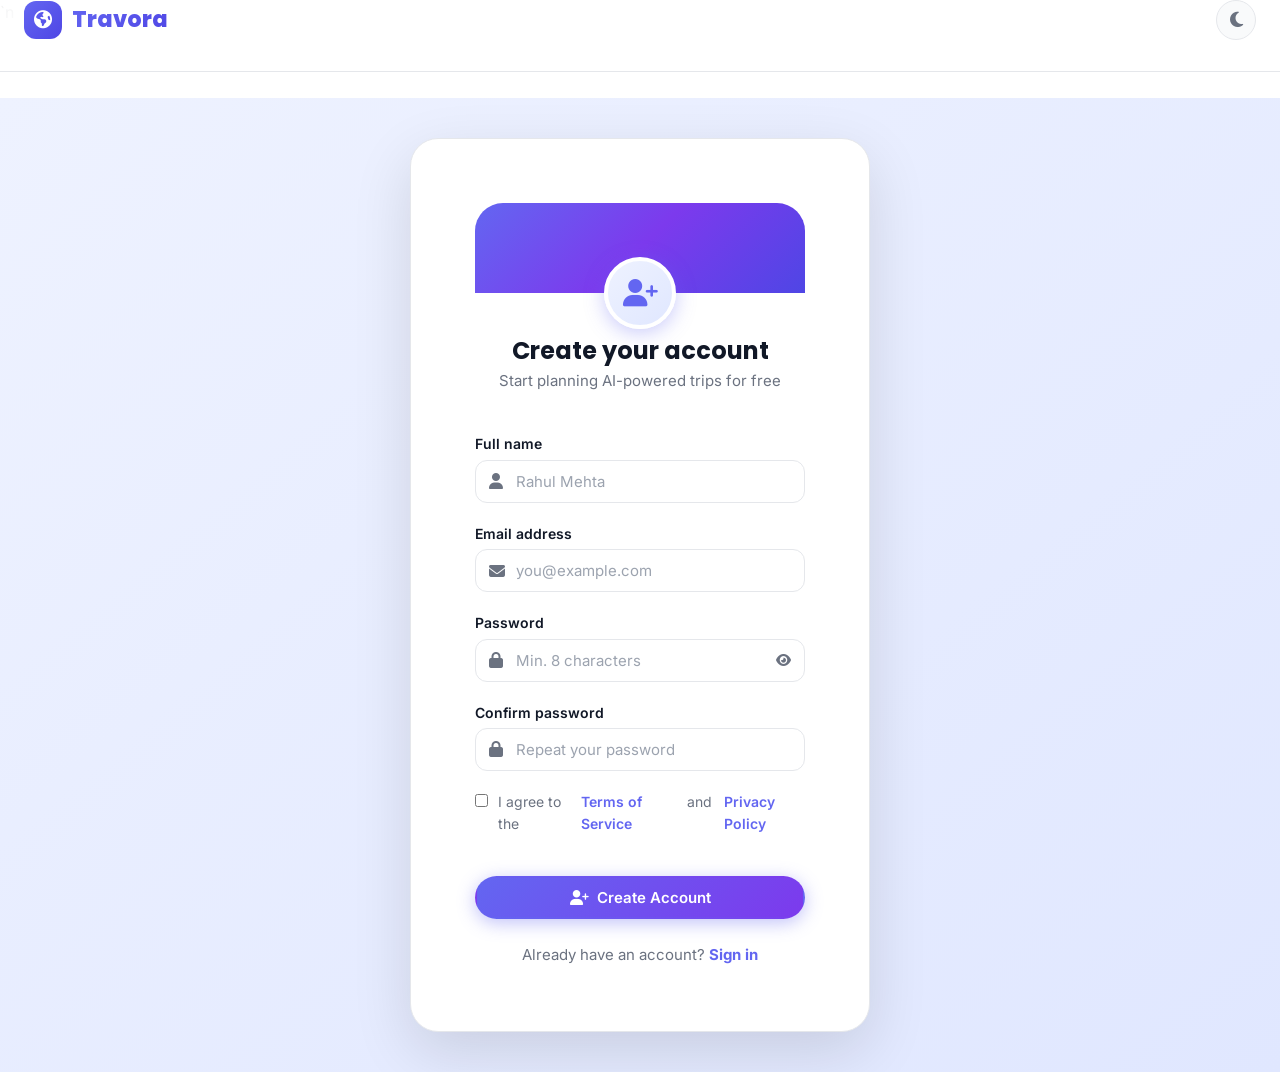
<file: travora-frontend/signup.html>
<!DOCTYPE html>
<html lang="en" data-theme="light">
<head>`n    <link rel="icon" type="image/png" href="favicon.png">
  <meta charset="UTF-8" />
  <meta name="viewport" content="width=device-width, initial-scale=1.0" />
  <title>Sign Up — Travora</title>
  <link rel="preconnect" href="https://fonts.googleapis.com" />
  <link rel="preconnect" href="https://fonts.gstatic.com" crossorigin />
  <link href="https://fonts.googleapis.com/css2?family=Inter:wght@400;500;600;700;800&family=Poppins:wght@700;800&display=swap" rel="stylesheet" />
  <link rel="stylesheet" href="https://cdnjs.cloudflare.com/ajax/libs/font-awesome/6.5.0/css/all.min.css" />
  <link rel="stylesheet" href="css/style.css" />
  <link rel="stylesheet" href="css/planner.css" />
</head>
<body>

<nav class="navbar" id="navbar">
  <div class="container">
    <div class="navbar__inner">
      <a href="index.html" class="navbar__logo">
        <div class="navbar__logo-icon"><i class="fa-solid fa-earth-americas"></i></div>
        <span>Travora</span>
      </a>
      <div class="navbar__actions">
        <button class="theme-toggle" id="themeToggle" aria-label="Toggle dark mode"><i class="fa-solid fa-moon" id="themeIcon"></i></button>
      </div>
    </div>
  </div>
</nav>

<div class="page-wrapper">
<main>
  <div class="auth-page">
    <div class="auth-card" style="max-width:460px;">

      <!-- Purple banner + avatar -->
      <div style="background:linear-gradient(135deg,#6366F1 0%,#7C3AED 50%,#4F46E5 100%);height:90px;margin:-var(--space-xl) -var(--space-xl) 0;border-radius:var(--radius-xl) var(--radius-xl) 0 0;position:relative;">
        <div style="position:absolute;bottom:-36px;left:50%;transform:translateX(-50%);">
          <div style="width:72px;height:72px;border-radius:50%;background:linear-gradient(135deg,#EEF2FF,#E0E7FF);border:4px solid #fff;box-shadow:0 4px 20px rgba(99,102,241,0.35);display:flex;align-items:center;justify-content:center;font-size:1.75rem;color:#6366F1;">
            <i class="fa-solid fa-user-plus"></i>
          </div>
        </div>
      </div>

      <div style="text-align:center;margin-top:44px;margin-bottom:var(--space-lg);">
        <h2 style="margin-bottom:4px;">Create your account</h2>
        <p class="auth-card__subtitle">Start planning AI-powered trips for free</p>
      </div>

      <div id="authBanner" style="display:none; padding:12px 16px; border-radius:var(--radius-md); margin-bottom:var(--space-md); font-size:0.9rem; font-weight:500;"></div>

      <form class="auth-form" id="signupForm" onsubmit="handleSignup(event)" novalidate>
        <div class="form-group">
          <label class="form-label" for="name">Full name</label>
          <div style="position:relative;">
            <i class="fa-solid fa-user" style="position:absolute;left:14px;top:50%;transform:translateY(-50%);color:var(--color-text-muted);pointer-events:none;"></i>
            <input type="text" id="name" class="form-input" style="padding-left:40px;" placeholder="Rahul Mehta" autocomplete="name" required />
          </div>
          <span class="form-error" id="nameError"></span>
        </div>

        <div class="form-group">
          <label class="form-label" for="email">Email address</label>
          <div style="position:relative;">
            <i class="fa-solid fa-envelope" style="position:absolute;left:14px;top:50%;transform:translateY(-50%);color:var(--color-text-muted);pointer-events:none;"></i>
            <input type="email" id="email" class="form-input" style="padding-left:40px;" placeholder="you@example.com" autocomplete="email" required />
          </div>
          <span class="form-error" id="emailError"></span>
        </div>

        <div class="form-group">
          <label class="form-label" for="password">Password</label>
          <div style="position:relative;">
            <i class="fa-solid fa-lock" style="position:absolute;left:14px;top:50%;transform:translateY(-50%);color:var(--color-text-muted);pointer-events:none;"></i>
            <input type="password" id="password" class="form-input" style="padding-left:40px;padding-right:44px;" placeholder="Min. 8 characters" autocomplete="new-password" required />
            <button type="button" onclick="togglePwd('password','eyePwd')" style="position:absolute;right:14px;top:50%;transform:translateY(-50%);background:none;border:none;cursor:pointer;color:var(--color-text-muted);padding:0;">
              <i class="fa-solid fa-eye" id="eyePwd"></i>
            </button>
          </div>
          <span class="form-error" id="passwordError"></span>
          <!-- Strength meter -->
          <div id="strengthMeter" style="margin-top:8px; display:none;">
            <div style="height:4px;background:var(--color-bg-tertiary);border-radius:4px;overflow:hidden;">
              <div id="strengthBar" style="height:100%;width:0;border-radius:4px;transition:width 0.3s,background 0.3s;"></div>
            </div>
            <span id="strengthLabel" style="font-size:0.75rem;color:var(--color-text-muted);margin-top:4px;display:block;"></span>
          </div>
        </div>

        <div class="form-group">
          <label class="form-label" for="confirmPassword">Confirm password</label>
          <div style="position:relative;">
            <i class="fa-solid fa-lock" style="position:absolute;left:14px;top:50%;transform:translateY(-50%);color:var(--color-text-muted);pointer-events:none;"></i>
            <input type="password" id="confirmPassword" class="form-input" style="padding-left:40px;" placeholder="Repeat your password" autocomplete="new-password" required />
          </div>
          <span class="form-error" id="confirmError"></span>
        </div>

        <label style="display:flex;align-items:flex-start;gap:10px;cursor:pointer;font-size:0.875rem;color:var(--color-text-muted);">
          <input type="checkbox" id="terms" style="margin-top:3px;accent-color:var(--color-primary);" required />
          I agree to the <a href="#" style="margin:0 2px;font-weight:600;">Terms of Service</a> and <a href="#" style="margin:0 2px;font-weight:600;">Privacy Policy</a>
        </label>
        <span class="form-error" id="termsError"></span>

        <button type="submit" class="btn btn-primary" style="width:100%;margin-top:var(--space-sm);background:linear-gradient(135deg,#6366F1,#7C3AED);box-shadow:0 4px 18px rgba(99,102,241,0.4);" id="submitBtn">
          <i class="fa-solid fa-user-plus"></i> Create Account
        </button>
      </form>

      <div class="auth-switch">
        Already have an account? <a href="login.html" style="font-weight:700;">Sign in</a>
      </div>
    </div>
  </div>
</main>
</div>

<div class="toast-container" id="toastContainer"></div>
<script src="js/theme.js"></script>
<script src="js/api.js"></script>
<script>
  function togglePwd(inputId, iconId) {
    const input = document.getElementById(inputId);
    const icon  = document.getElementById(iconId);
    input.type = input.type === 'password' ? 'text' : 'password';
    icon.className = input.type === 'password' ? 'fa-solid fa-eye' : 'fa-solid fa-eye-slash';
  }

  // Password strength
  document.getElementById('password').addEventListener('input', function() {
    const pwd = this.value;
    const meter = document.getElementById('strengthMeter');
    const bar   = document.getElementById('strengthBar');
    const label = document.getElementById('strengthLabel');
    if (!pwd) { meter.style.display = 'none'; return; }
    meter.style.display = 'block';

    let score = 0;
    if (pwd.length >= 8)  score++;
    if (/[A-Z]/.test(pwd)) score++;
    if (/[0-9]/.test(pwd)) score++;
    if (/[^A-Za-z0-9]/.test(pwd)) score++;

    const levels = [
      { width:'25%', color:'#EF4444', text:'Weak' },
      { width:'50%', color:'#F59E0B', text:'Fair' },
      { width:'75%', color:'#3B82F6', text:'Good' },
      { width:'100%',color:'#22C55E', text:'Strong' },
    ];
    const lvl = levels[score - 1] || levels[0];
    bar.style.width   = lvl.width;
    bar.style.background = lvl.color;
    label.textContent = lvl.text;
    label.style.color = lvl.color;
  });

  function showBanner(msg, type) {
    const el = document.getElementById('authBanner');
    el.style.display = 'block';
    el.textContent = msg;
    el.style.background = type === 'error' ? '#FEF2F2' : '#F0FDF4';
    el.style.color = type === 'error' ? '#DC2626' : '#16A34A';
    el.style.border = type === 'error' ? '1px solid #FECACA' : '1px solid #BBF7D0';
  }

  function clearErrors() {
    ['nameError','emailError','passwordError','confirmError','termsError'].forEach(id => {
      document.getElementById(id).textContent = '';
    });
    document.getElementById('authBanner').style.display = 'none';
  }

  async function handleSignup(e) {
    e.preventDefault();
    clearErrors();

    const name    = document.getElementById('name').value.trim();
    const email   = document.getElementById('email').value.trim();
    const password = document.getElementById('password').value;
    const confirm  = document.getElementById('confirmPassword').value;
    const terms    = document.getElementById('terms').checked;
    let valid = true;

    if (!name || name.length < 2)          { document.getElementById('nameError').textContent = 'Name must be at least 2 characters'; valid = false; }
    if (!email || !email.includes('@'))    { document.getElementById('emailError').textContent = 'Please enter a valid email'; valid = false; }
    if (!password || password.length < 8) { document.getElementById('passwordError').textContent = 'Password must be at least 8 characters'; valid = false; }
    if (password !== confirm)              { document.getElementById('confirmError').textContent = 'Passwords do not match'; valid = false; }
    if (!terms)                            { document.getElementById('termsError').textContent = 'You must accept the terms'; valid = false; }
    if (!valid) return;

    const btn = document.getElementById('submitBtn');
    btn.disabled = true;
    btn.innerHTML = '<span class="spinner" style="width:18px;height:18px;border-width:2px;"></span> Creating account…';

    try {
      const data = await apiPost('/auth/signup', { name, email, password });
      localStorage.setItem('travora_token', data.access_token);
      localStorage.setItem('travora_user', JSON.stringify(data.user));
      showBanner('Account created! Setting up your profile…', 'success');
      setTimeout(() => window.location.href = 'profile.html', 1000);
    } catch(err) {
      showBanner(err.message || 'Sign up failed. Please try again.', 'error');
      btn.disabled = false;
      btn.innerHTML = '<i class="fa-solid fa-user-plus"></i> Create Account';
    }
  }

  if (localStorage.getItem('travora_token')) {
    window.location.href = 'index.html';
  }
</script>
</body>
</html>
</file>
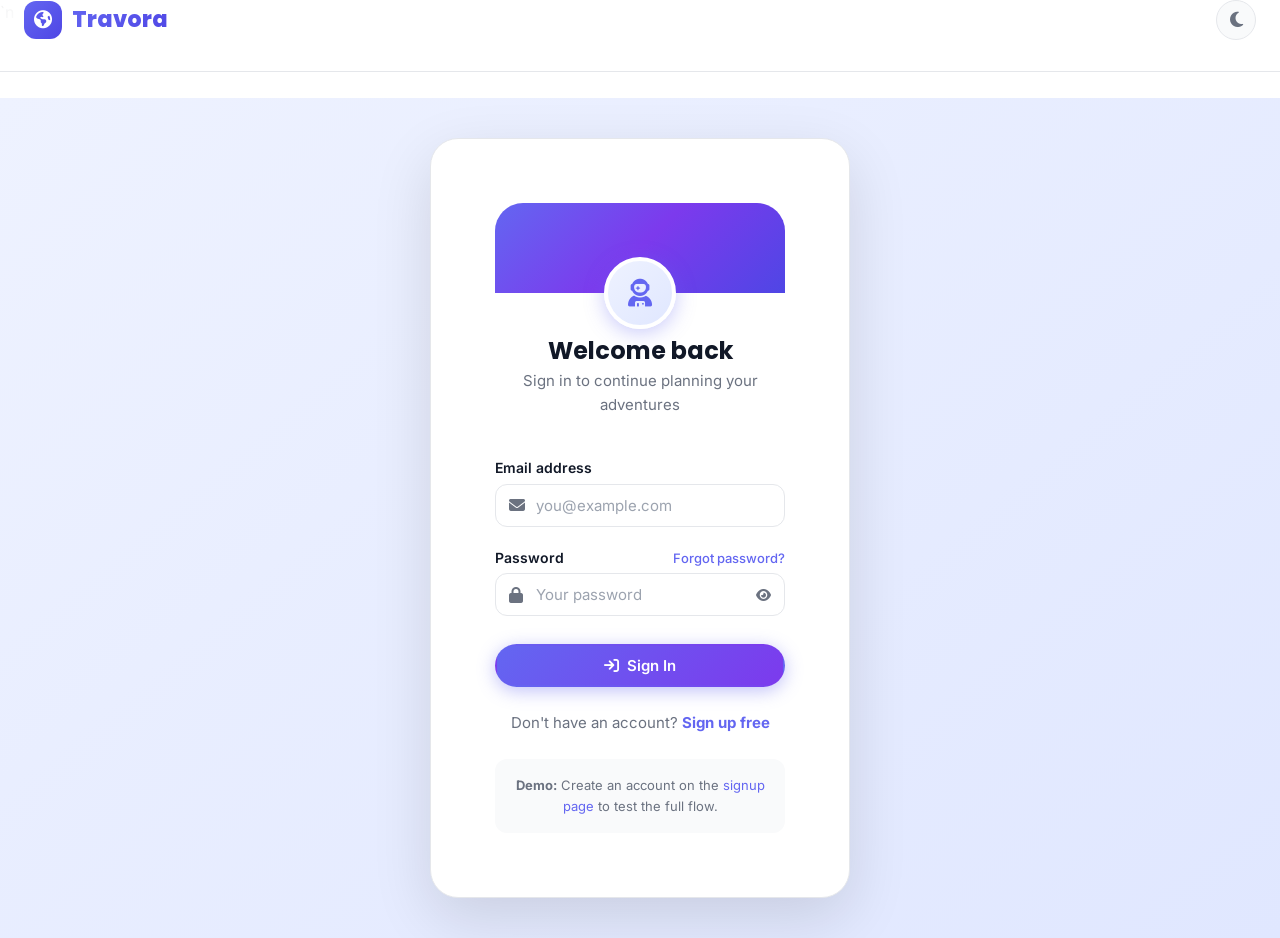
<file: travora-frontend/trip-detail.html>
<!DOCTYPE html>
<html lang="en" data-theme="light">
<head>`n    <link rel="icon" type="image/png" href="favicon.png">
  <meta charset="UTF-8" />
  <meta name="viewport" content="width=device-width, initial-scale=1.0" />
  <title>Trip Detail — Travora</title>
  <link rel="preconnect" href="https://fonts.googleapis.com" />
  <link rel="preconnect" href="https://fonts.gstatic.com" crossorigin />
  <link href="https://fonts.googleapis.com/css2?family=Inter:wght@400;500;600;700;800&family=Poppins:wght@700;800&display=swap" rel="stylesheet" />
  <link rel="stylesheet" href="https://cdnjs.cloudflare.com/ajax/libs/font-awesome/6.5.0/css/all.min.css" />
  <link rel="stylesheet" href="css/style.css" />
  <link rel="stylesheet" href="css/planner.css" />
</head>
<body>

<nav class="navbar" id="navbar">
  <div class="container">
    <div class="navbar__inner">
      <a href="index.html" class="navbar__logo">
        <div class="navbar__logo-icon"><i class="fa-solid fa-earth-americas"></i></div>
        <span>Travora</span>
      </a>
      <ul class="navbar__links">
        <li><a href="index.html"    class="navbar__link">Home</a></li>
        <li><a href="explore.html"  class="navbar__link">Explore</a></li>
        <li><a href="my-trips.html" class="navbar__link">My Trips</a></li>
        <li><a href="calendar.html" class="navbar__link">Calendar</a></li>
        <li><a href="planner.html"  class="navbar__link">AI Planner</a></li>
        <li><a href="pricing.html"  class="navbar__link">Pricing</a></li>
        <li><a href="about.html"    class="navbar__link">About Us</a></li>
        <li class="nav-admin-link" style="display:none;"><a href="admin.html" class="navbar__link">Admin</a></li>
      </ul>
      <div class="navbar__actions">
        <button class="theme-toggle" id="themeToggle" aria-label="Toggle dark mode"><i class="fa-solid fa-moon" id="themeIcon"></i></button>
        <div id="authNav" style="display:none;">
          <a href="login.html" class="btn btn-outline btn-sm">Login</a>
        </div>
        <div id="userNav" style="display:none;align-items:center;gap:8px;"><div class="user-avatar" id="userAvatar">U</div></div>
        <button class="navbar__hamburger" id="hamburger" aria-label="Open menu"><span></span><span></span><span></span></button>
      </div>
    </div>
  </div>
  <div class="navbar__mobile-menu" id="mobileMenu">
    <a href="index.html"    class="navbar__link">Home</a>
    <a href="explore.html"  class="navbar__link">Explore</a>
    <a href="my-trips.html" class="navbar__link">My Trips</a>
    <a href="calendar.html" class="navbar__link">Calendar</a>
    <a href="planner.html"  class="navbar__link">AI Planner</a>
    <a href="pricing.html"  class="navbar__link">Pricing</a>
    <a href="about.html"    class="navbar__link">About Us</a>
    <a href="admin.html"    class="navbar__link nav-admin-link" style="display:none;">Admin</a>
  </div>
</nav>

<div class="page-wrapper">
<main>
  <!-- Loading -->
  <div id="detailLoading" style="display:flex;align-items:center;justify-content:center;min-height:60vh;flex-direction:column;gap:var(--space-lg);">
    <div class="spinner"></div>
    <p>Loading your itinerary…</p>
  </div>

  <!-- Error state -->
  <div id="detailError" style="display:none;">
    <div class="empty-state" style="min-height:60vh;justify-content:center;display:flex;flex-direction:column;align-items:center;">
      <span class="empty-state__icon">😕</span>
      <h3>Trip not found</h3>
      <p>This trip may have been deleted or you don't have access to it.</p>
      <a href="my-trips.html" class="btn btn-primary">Back to My Trips</a>
    </div>
  </div>

  <!-- Trip content -->
  <div id="detailContent" style="display:none;">

    <!-- Hero banner -->
    <div class="itinerary-header" id="tripHero" style="border-radius:0;margin-bottom:0;">
      <div class="container">
        <div style="display:flex;align-items:flex-start;justify-content:space-between;flex-wrap:wrap;gap:var(--space-md);">
          <div>
            <a href="my-trips.html" style="color:rgba(255,255,255,0.7);font-size:0.875rem;display:inline-flex;align-items:center;gap:6px;margin-bottom:var(--space-md);">
              <i class="fa-solid fa-arrow-left"></i> Back to My Trips
            </a>
            <h1 id="tripTitle" style="color:#fff;font-size:clamp(1.75rem,4vw,2.5rem);margin-bottom:var(--space-sm);"></h1>
            <div class="itinerary-meta" id="tripMeta"></div>
          </div>
          <div style="display:flex;gap:var(--space-sm);flex-wrap:wrap;">
            <button class="btn btn-sm" style="background:rgba(255,255,255,0.15);color:#fff;border:1px solid rgba(255,255,255,0.3);" onclick="printTrip()">
              <i class="fa-solid fa-print"></i> Print
            </button>
            <a id="regenerateBtn" class="btn btn-sm" style="background:rgba(255,255,255,0.15);color:#fff;border:1px solid rgba(255,255,255,0.3);">
              <i class="fa-solid fa-rotate"></i> Regenerate
            </a>
            <a href="my-trips.html" class="btn btn-sm" style="background:#fff;color:var(--color-primary);">
              <i class="fa-solid fa-arrow-left"></i> All Trips
            </a>
          </div>
        </div>
      </div>
    </div>

    <div class="container" style="padding-top:var(--space-xl);padding-bottom:var(--space-3xl);">
      <div style="display:grid;grid-template-columns:1fr 340px;gap:var(--space-xl);align-items:start;" id="detailGrid">

        <!-- Left: itinerary days + local tips -->
        <div>
          <h2 style="margin-bottom:var(--space-lg);display:flex;align-items:center;gap:10px;">
            <i class="fa-solid fa-calendar-days" style="color:var(--color-primary);"></i>
            Day-by-Day Itinerary
          </h2>
          <div id="daysList" style="display:flex;flex-direction:column;gap:var(--space-md);"></div>

          <!-- Local tips -->
          <div id="localTipsSection" style="margin-top:var(--space-xl);display:none;">
            <h2 style="margin-bottom:var(--space-lg);display:flex;align-items:center;gap:10px;">
              <i class="fa-solid fa-map-pin" style="color:#22C55E;"></i>
              Local Tips & Hidden Gems
            </h2>
            <div class="local-tips-card">
              <h3><i class="fa-solid fa-gem"></i> Insider's Guide</h3>
              <div class="local-tips-grid" id="localTipsGrid"></div>
            </div>
          </div>
        </div>

        <!-- Right: sidebar -->
        <div style="position:sticky;top:calc(var(--navbar-h) + 24px);display:flex;flex-direction:column;gap:var(--space-lg);">

          <!-- Budget breakdown -->
          <div class="budget-card">
            <h3 style="display:flex;align-items:center;gap:8px;"><i class="fa-solid fa-piggy-bank" style="color:var(--color-primary);"></i> Budget Breakdown</h3>
            <div class="budget-bars" id="budgetBars"></div>
            <div id="budgetTotal" style="margin-top:var(--space-lg);padding-top:var(--space-md);border-top:1px solid var(--color-border);"></div>
            <div id="budgetNotes" style="margin-top:var(--space-md);padding:var(--space-md);background:var(--color-bg-secondary);border-radius:var(--radius-md);font-size:0.875rem;display:none;"></div>
          </div>

          <!-- Agent notes: weather, visa, safety -->
          <div class="budget-card" id="agentNotesCard" style="display:none;">
            <h3 style="display:flex;align-items:center;gap:8px;margin-bottom:var(--space-lg);">
              <i class="fa-solid fa-circle-info" style="color:var(--color-primary);"></i> Trip Intelligence
            </h3>
            <div id="agentNotesList" style="display:flex;flex-direction:column;gap:var(--space-md);"></div>
          </div>

        </div>
      </div>
    </div>
  </div>
</main>

<footer class="footer">
  <div class="container">
    <div class="footer__bottom" style="border-top:none;padding-top:0;">
      <p>© 2026 Travora. All rights reserved.</p>
      <a href="index.html" class="navbar__logo"><div class="navbar__logo-icon"><i class="fa-solid fa-earth-americas"></i></div><span>Travora</span></a>
    </div>
  </div>
</footer>
</div>

<div class="toast-container" id="toastContainer"></div>
<script src="js/theme.js"></script>
<script src="js/api.js"></script>
<script src="js/auth.js"></script>
<script src="js/trips.js"></script>
<script>
  // Make detail grid responsive
  function checkWidth() {
    const grid = document.getElementById('detailGrid');
    if (!grid) return;
    grid.style.gridTemplateColumns = window.innerWidth < 900 ? '1fr' : '1fr 340px';
  }
  window.addEventListener('resize', checkWidth);
  checkWidth();
</script>
</body>
</html>
</file>
<file: travora-frontend/css/style.css>
/* ═══════════════════════════════════════════════════════════════
   Travora — Global Stylesheet
   Variables → Reset → Typography → Navbar → Footer → Utilities
   ═══════════════════════════════════════════════════════════════ */

/* ── CSS Custom Properties ─────────────────────────────────── */
:root {
  /* Brand */
  --color-primary:        #6366F1;
  --color-primary-dark:   #4F46E5;
  --color-primary-light:  #818CF8;
  --color-primary-soft:   #EEF2FF;

  /* Text */
  --color-text:           #111827;
  --color-text-muted:     #6B7280;
  --color-text-light:     #9CA3AF;

  /* Backgrounds */
  --color-bg:             #FFFFFF;
  --color-bg-secondary:   #F9FAFB;
  --color-bg-tertiary:    #F3F4F6;

  /* Hero gradient */
  --hero-bg-start:        #EEF2FF;
  --hero-bg-end:          #E0E7FF;

  /* Borders */
  --color-border:         #E5E7EB;
  --color-border-light:   #F3F4F6;

  /* Cards */
  --shadow-sm:   0 1px 3px rgba(0,0,0,0.06), 0 1px 2px rgba(0,0,0,0.04);
  --shadow-md:   0 4px 12px rgba(0,0,0,0.08), 0 2px 4px rgba(0,0,0,0.04);
  --shadow-lg:   0 10px 30px rgba(0,0,0,0.10), 0 4px 8px rgba(0,0,0,0.06);
  --shadow-xl:   0 20px 60px rgba(0,0,0,0.12);

  /* Radius */
  --radius-sm:   6px;
  --radius-md:   12px;
  --radius-lg:   20px;
  --radius-xl:   28px;
  --radius-full: 9999px;

  /* Spacing */
  --space-xs:  4px;
  --space-sm:  8px;
  --space-md:  16px;
  --space-lg:  24px;
  --space-xl:  40px;
  --space-2xl: 64px;
  --space-3xl: 96px;

  /* Typography */
  --font-sans: 'Inter', 'Segoe UI', system-ui, -apple-system, sans-serif;
  --font-display: 'Poppins', var(--font-sans);

  /* Transitions */
  --transition-fast:   150ms ease;
  --transition-base:   250ms ease;
  --transition-slow:   400ms ease;

  /* Navbar height */
  --navbar-h: 72px;
}

/* ── Dark Mode ─────────────────────────────────────────────── */
[data-theme="dark"] {
  --color-primary:        #818CF8;
  --color-primary-dark:   #6366F1;
  --color-primary-light:  #A5B4FC;
  --color-primary-soft:   #1E1B4B;

  --color-text:           #F1F5F9;
  --color-text-muted:     #94A3B8;
  --color-text-light:     #64748B;

  --color-bg:             #0F172A;
  --color-bg-secondary:   #1E293B;
  --color-bg-tertiary:    #334155;

  --hero-bg-start:        #0F172A;
  --hero-bg-end:          #1E1B4B;

  --color-border:         #334155;
  --color-border-light:   #1E293B;

  --shadow-sm:   0 1px 3px rgba(0,0,0,0.3);
  --shadow-md:   0 4px 12px rgba(0,0,0,0.4);
  --shadow-lg:   0 10px 30px rgba(0,0,0,0.5);
  --shadow-xl:   0 20px 60px rgba(0,0,0,0.6);
}

/* ── Reset & Base ───────────────────────────────────────────── */
*, *::before, *::after {
  box-sizing: border-box;
  margin: 0;
  padding: 0;
}

html {
  scroll-behavior: smooth;
  -webkit-text-size-adjust: 100%;
}

body {
  font-family: var(--font-sans);
  font-size: 16px;
  line-height: 1.6;
  color: var(--color-text);
  background-color: var(--color-bg);
  transition: background-color var(--transition-base), color var(--transition-base);
  overflow-x: hidden;
}

img {
  max-width: 100%;
  height: auto;
  display: block;
}

a {
  color: var(--color-primary);
  text-decoration: none;
  transition: color var(--transition-fast);
}

a:hover { color: var(--color-primary-dark); }

ul, ol { list-style: none; }

button {
  cursor: pointer;
  border: none;
  background: none;
  font-family: inherit;
}

input, select, textarea {
  font-family: inherit;
  font-size: inherit;
}

/* ── Typography ─────────────────────────────────────────────── */
h1, h2, h3, h4, h5, h6 {
  font-family: var(--font-display);
  font-weight: 700;
  line-height: 1.2;
  color: var(--color-text);
}

h1 { font-size: clamp(2rem, 5vw, 3.5rem); }
h2 { font-size: clamp(1.5rem, 3vw, 2.25rem); }
h3 { font-size: clamp(1.125rem, 2vw, 1.5rem); }
h4 { font-size: 1.125rem; }

p { color: var(--color-text-muted); }

/* ── Layout Utilities ───────────────────────────────────────── */
.container {
  width: 100%;
  max-width: 1280px;
  margin: 0 auto;
  padding: 0 var(--space-lg);
}

.section {
  padding: var(--space-3xl) 0;
}

.section--sm {
  padding: var(--space-2xl) 0;
}

.flex { display: flex; }
.flex-col { flex-direction: column; }
.items-center { align-items: center; }
.justify-between { justify-content: space-between; }
.justify-center { justify-content: center; }
.gap-sm { gap: var(--space-sm); }
.gap-md { gap: var(--space-md); }
.gap-lg { gap: var(--space-lg); }
.text-center { text-align: center; }

.grid-2 { display: grid; grid-template-columns: repeat(2, 1fr); gap: var(--space-lg); }
.grid-3 { display: grid; grid-template-columns: repeat(3, 1fr); gap: var(--space-lg); }
.grid-4 { display: grid; grid-template-columns: repeat(4, 1fr); gap: var(--space-lg); }

/* ── Buttons ────────────────────────────────────────────────── */
.btn {
  display: inline-flex;
  align-items: center;
  justify-content: center;
  gap: var(--space-sm);
  padding: 12px 28px;
  border-radius: var(--radius-full);
  font-size: 0.9375rem;
  font-weight: 600;
  line-height: 1;
  transition: all var(--transition-base);
  white-space: nowrap;
  border: 2px solid transparent;
}

.btn-primary {
  background: var(--color-primary);
  color: #fff;
  box-shadow: 0 4px 14px rgba(99, 102, 241, 0.35);
}

.btn-primary:hover {
  background: var(--color-primary-dark);
  color: #fff;
  transform: translateY(-2px);
  box-shadow: 0 6px 20px rgba(99, 102, 241, 0.45);
}

.btn-outline {
  border-color: var(--color-primary);
  color: var(--color-primary);
  background: transparent;
}

.btn-outline:hover {
  background: var(--color-primary);
  color: #fff;
  transform: translateY(-2px);
}

.btn-ghost {
  color: var(--color-text-muted);
  background: transparent;
}

.btn-ghost:hover {
  background: var(--color-bg-secondary);
  color: var(--color-text);
}

.btn-sm {
  padding: 8px 18px;
  font-size: 0.875rem;
}

.btn-lg {
  padding: 16px 36px;
  font-size: 1rem;
}

.btn-icon {
  padding: 10px;
  border-radius: var(--radius-full);
}

.btn:disabled {
  opacity: 0.55;
  cursor: not-allowed;
  transform: none !important;
}

/* ── Form Controls ──────────────────────────────────────────── */
.form-group {
  display: flex;
  flex-direction: column;
  gap: var(--space-xs);
}

.form-label {
  font-size: 0.875rem;
  font-weight: 600;
  color: var(--color-text);
}

.form-input,
.form-select,
.form-textarea {
  width: 100%;
  padding: 11px 16px;
  border: 1.5px solid var(--color-border);
  border-radius: var(--radius-md);
  background: var(--color-bg);
  color: var(--color-text);
  font-size: 0.9375rem;
  transition: border-color var(--transition-fast), box-shadow var(--transition-fast);
  outline: none;
}

.form-input:focus,
.form-select:focus,
.form-textarea:focus {
  border-color: var(--color-primary);
  box-shadow: 0 0 0 3px rgba(99, 102, 241, 0.12);
}

.form-input::placeholder { color: var(--color-text-light); }

.form-error {
  font-size: 0.8125rem;
  color: #EF4444;
}

/* ── Cards ──────────────────────────────────────────────────── */
.card {
  background: var(--color-bg);
  border-radius: var(--radius-lg);
  border: 1px solid var(--color-border);
  box-shadow: var(--shadow-sm);
  transition: transform var(--transition-base), box-shadow var(--transition-base);
  overflow: hidden;
}

.card:hover {
  transform: translateY(-4px);
  box-shadow: var(--shadow-lg);
}

/* ── Badge / Pill ───────────────────────────────────────────── */
.badge {
  display: inline-flex;
  align-items: center;
  gap: 4px;
  padding: 4px 12px;
  border-radius: var(--radius-full);
  font-size: 0.8125rem;
  font-weight: 600;
}

.badge-primary {
  background: var(--color-primary-soft);
  color: var(--color-primary);
}

.badge-white {
  background: #fff;
  color: var(--color-text);
  box-shadow: var(--shadow-sm);
}

.badge-success {
  background: #DCFCE7;
  color: #166534;
}

.badge-warning {
  background: #FEF9C3;
  color: #854D0E;
}

/* ── Section Headers ────────────────────────────────────────── */
.section-header {
  display: flex;
  align-items: flex-end;
  justify-content: space-between;
  margin-bottom: var(--space-xl);
  flex-wrap: wrap;
  gap: var(--space-md);
}

.section-label {
  display: inline-flex;
  align-items: center;
  gap: 6px;
  font-size: 0.8125rem;
  font-weight: 700;
  color: var(--color-primary);
  text-transform: uppercase;
  letter-spacing: 0.1em;
  margin-bottom: var(--space-sm);
}

.section-title {
  font-size: clamp(1.5rem, 3vw, 2.25rem);
  color: var(--color-text);
  margin-bottom: var(--space-sm);
}

.section-subtitle {
  color: var(--color-text-muted);
  font-size: 1rem;
  max-width: 520px;
}

/* ── Navbar ─────────────────────────────────────────────────── */
.navbar {
  position: fixed;
  top: 0;
  left: 0;
  right: 0;
  z-index: 1000;
  height: var(--navbar-h);
  background: rgba(255, 255, 255, 0.92);
  backdrop-filter: blur(16px);
  -webkit-backdrop-filter: blur(16px);
  border-bottom: 1px solid var(--color-border);
  transition: background var(--transition-base), box-shadow var(--transition-base);
}

[data-theme="dark"] .navbar {
  background: rgba(15, 23, 42, 0.92);
}

.navbar.scrolled {
  box-shadow: var(--shadow-md);
}

.navbar__inner {
  display: flex;
  align-items: center;
  justify-content: space-between;
  height: 100%;
  gap: var(--space-lg);
}

/* Logo */
.navbar__logo {
  display: flex;
  align-items: center;
  gap: 10px;
  font-family: var(--font-display);
  font-size: 1.375rem;
  font-weight: 800;
  color: var(--color-text);
  flex-shrink: 0;
}

.navbar__logo:hover { color: var(--color-text); }

.navbar__logo-icon {
  width: 38px;
  height: 38px;
  background: linear-gradient(135deg, var(--color-primary) 0%, var(--color-primary-dark) 100%);
  border-radius: var(--radius-md);
  display: flex;
  align-items: center;
  justify-content: center;
  color: #fff;
  font-size: 1.125rem;
}

.navbar__logo span {
  background: linear-gradient(135deg, var(--color-primary) 0%, var(--color-primary-dark) 100%);
  -webkit-background-clip: text;
  -webkit-text-fill-color: transparent;
  background-clip: text;
}

/* Nav Links */
.navbar__links {
  display: flex;
  align-items: center;
  gap: 4px;
}

.navbar__link {
  padding: 8px 14px;
  border-radius: var(--radius-sm);
  font-size: 0.9rem;
  font-weight: 500;
  color: var(--color-text-muted);
  transition: all var(--transition-fast);
  white-space: nowrap;
}

.navbar__link:hover {
  color: var(--color-primary);
  background: var(--color-primary-soft);
}

.navbar__link.active {
  color: var(--color-primary);
  background: var(--color-primary-soft);
  font-weight: 600;
}

/* Nav Actions */
.navbar__actions {
  display: flex;
  align-items: center;
  gap: var(--space-sm);
  flex-shrink: 0;
}

/* Dark Mode Toggle */
.theme-toggle {
  width: 40px;
  height: 40px;
  border-radius: var(--radius-full);
  display: flex;
  align-items: center;
  justify-content: center;
  background: var(--color-bg-secondary);
  color: var(--color-text-muted);
  font-size: 1.1rem;
  transition: all var(--transition-fast);
  border: 1.5px solid var(--color-border);
}

.theme-toggle:hover {
  background: var(--color-primary-soft);
  color: var(--color-primary);
  border-color: var(--color-primary);
}

/* Mobile hamburger */
.navbar__hamburger {
  display: none;
  flex-direction: column;
  gap: 5px;
  padding: 8px;
  background: none;
  border: none;
  cursor: pointer;
}

.navbar__hamburger span {
  display: block;
  width: 24px;
  height: 2px;
  background: var(--color-text);
  border-radius: 2px;
  transition: all var(--transition-base);
}

/* Mobile nav drawer */
.navbar__mobile-menu {
  display: none;
  position: fixed;
  top: var(--navbar-h);
  left: 0;
  right: 0;
  background: var(--color-bg);
  border-bottom: 1px solid var(--color-border);
  box-shadow: var(--shadow-lg);
  padding: var(--space-md);
  flex-direction: column;
  gap: var(--space-xs);
  z-index: 999;
}

.navbar__mobile-menu.open {
  display: flex;
}

.navbar__mobile-menu .navbar__link {
  padding: 12px 16px;
  font-size: 1rem;
  border-radius: var(--radius-md);
}

/* User avatar/dropdown */
.user-avatar {
  width: 36px;
  height: 36px;
  border-radius: var(--radius-full);
  background: linear-gradient(135deg, var(--color-primary) 0%, var(--color-primary-dark) 100%);
  color: #fff;
  font-weight: 700;
  font-size: 0.875rem;
  display: flex;
  align-items: center;
  justify-content: center;
  cursor: pointer;
  border: 2px solid transparent;
  transition: border-color var(--transition-fast);
}

.user-avatar:hover {
  border-color: var(--color-primary);
}

/* ── Page Wrapper ───────────────────────────────────────────── */
.page-wrapper {
  padding-top: var(--navbar-h);
  min-height: 100vh;
  display: flex;
  flex-direction: column;
}

main {
  flex: 1;
}

/* ── Footer ─────────────────────────────────────────────────── */
.footer {
  background: var(--color-bg-secondary);
  border-top: 1px solid var(--color-border);
  padding: var(--space-3xl) 0 var(--space-xl);
  margin-top: auto;
}

.footer__grid {
  display: grid;
  grid-template-columns: 2fr repeat(3, 1fr);
  gap: var(--space-2xl);
  margin-bottom: var(--space-2xl);
}

.footer__brand p {
  margin-top: var(--space-md);
  font-size: 0.9375rem;
  line-height: 1.7;
  max-width: 280px;
}

.footer__col-title {
  font-size: 0.875rem;
  font-weight: 700;
  color: var(--color-text);
  text-transform: uppercase;
  letter-spacing: 0.08em;
  margin-bottom: var(--space-md);
}

.footer__links {
  display: flex;
  flex-direction: column;
  gap: var(--space-sm);
}

.footer__links a {
  font-size: 0.9375rem;
  color: var(--color-text-muted);
  transition: color var(--transition-fast);
}

.footer__links a:hover {
  color: var(--color-primary);
}

.footer__bottom {
  border-top: 1px solid var(--color-border);
  padding-top: var(--space-lg);
  display: flex;
  align-items: center;
  justify-content: space-between;
  flex-wrap: wrap;
  gap: var(--space-md);
}

.footer__bottom p {
  font-size: 0.875rem;
}

.footer__socials {
  display: flex;
  gap: var(--space-sm);
}

.footer__social-btn {
  width: 36px;
  height: 36px;
  border-radius: var(--radius-full);
  background: var(--color-bg-tertiary);
  color: var(--color-text-muted);
  display: flex;
  align-items: center;
  justify-content: center;
  font-size: 0.875rem;
  transition: all var(--transition-fast);
  border: 1px solid var(--color-border);
}

.footer__social-btn:hover {
  background: var(--color-primary);
  color: #fff;
  border-color: var(--color-primary);
  transform: translateY(-2px);
}

/* ── Loading States ──────────────────────────────────────────── */
.spinner {
  width: 40px;
  height: 40px;
  border: 3px solid var(--color-border);
  border-top-color: var(--color-primary);
  border-radius: 50%;
  animation: spin 0.7s linear infinite;
}

@keyframes spin { to { transform: rotate(360deg); } }

.skeleton {
  background: linear-gradient(90deg, var(--color-bg-secondary) 25%, var(--color-bg-tertiary) 50%, var(--color-bg-secondary) 75%);
  background-size: 200% 100%;
  animation: shimmer 1.5s infinite;
  border-radius: var(--radius-md);
}

@keyframes shimmer {
  0% { background-position: 200% 0; }
  100% { background-position: -200% 0; }
}

/* ── Toast notifications ─────────────────────────────────────── */
.toast-container {
  position: fixed;
  bottom: var(--space-lg);
  right: var(--space-lg);
  z-index: 9999;
  display: flex;
  flex-direction: column;
  gap: var(--space-sm);
  pointer-events: none;
}

.toast {
  display: flex;
  align-items: center;
  gap: var(--space-sm);
  padding: 14px 20px;
  background: var(--color-bg);
  border: 1px solid var(--color-border);
  border-radius: var(--radius-md);
  box-shadow: var(--shadow-lg);
  font-size: 0.9375rem;
  font-weight: 500;
  color: var(--color-text);
  pointer-events: all;
  animation: slideIn 0.3s ease;
  min-width: 280px;
  max-width: 420px;
}

.toast--success { border-left: 4px solid #22C55E; }
.toast--error   { border-left: 4px solid #EF4444; }
.toast--info    { border-left: 4px solid var(--color-primary); }

@keyframes slideIn {
  from { opacity: 0; transform: translateX(100%); }
  to   { opacity: 1; transform: translateX(0); }
}

/* ── Scroll Animations ────────────────────────────────────────── */
.fade-up {
  opacity: 0;
  transform: translateY(28px);
  transition: opacity 0.6s ease, transform 0.6s ease;
}

.fade-up.visible {
  opacity: 1;
  transform: translateY(0);
}

.fade-up-delay-1 { transition-delay: 0.1s; }
.fade-up-delay-2 { transition-delay: 0.2s; }
.fade-up-delay-3 { transition-delay: 0.3s; }
.fade-up-delay-4 { transition-delay: 0.4s; }
.fade-up-delay-5 { transition-delay: 0.5s; }

/* ── Page Hero Banner (inner pages) ─────────────────────────── */
.page-hero {
  background: linear-gradient(135deg, var(--hero-bg-start), var(--hero-bg-end));
  padding: var(--space-2xl) 0;
  text-align: center;
}

.page-hero h1 {
  font-size: clamp(1.75rem, 4vw, 2.75rem);
  margin-bottom: var(--space-sm);
}

.page-hero p {
  font-size: 1.0625rem;
  max-width: 560px;
  margin: 0 auto;
}

/* ── Empty State ─────────────────────────────────────────────── */
.empty-state {
  text-align: center;
  padding: var(--space-3xl) var(--space-lg);
  color: var(--color-text-muted);
}

.empty-state__icon {
  font-size: 3.5rem;
  margin-bottom: var(--space-md);
  display: block;
}

.empty-state h3 {
  color: var(--color-text);
  margin-bottom: var(--space-sm);
}

.empty-state p {
  margin-bottom: var(--space-lg);
  max-width: 360px;
  margin-left: auto;
  margin-right: auto;
}

/* ── Divider ─────────────────────────────────────────────────── */
.divider {
  height: 1px;
  background: var(--color-border);
  margin: var(--space-xl) 0;
}

/* ── Responsive ──────────────────────────────────────────────── */
@media (max-width: 1024px) {
  .navbar__links { display: none; }
  .navbar__hamburger { display: flex; }
  .footer__grid { grid-template-columns: 1fr 1fr; gap: var(--space-xl); }
  .grid-4 { grid-template-columns: repeat(2, 1fr); }
}

@media (max-width: 768px) {
  .grid-2, .grid-3 { grid-template-columns: 1fr; }
  .grid-4 { grid-template-columns: 1fr; }
  .section { padding: var(--space-2xl) 0; }
  .footer__grid { grid-template-columns: 1fr; gap: var(--space-lg); }
  .footer__bottom { flex-direction: column; text-align: center; }
}

@media (max-width: 480px) {
  .container { padding: 0 var(--space-md); }
  .btn-lg { padding: 14px 28px; font-size: 0.9375rem; }
}
</file>
<file: travora-frontend/css/calendar.css>
/* ═══════════════════════════════════════════════════════════════
   Travora — Trip Calendar Stylesheet
   ═══════════════════════════════════════════════════════════════ */

/* ── Calendar Page Layout ─────────────────────────────────── */
.cal-page {
  background: #F8FAFC;
  min-height: calc(100vh - var(--navbar-h));
  padding: 0 0 var(--space-2xl);
}

/* ── Top Controls Bar ─────────────────────────────────────── */
.cal-topbar {
  background: #fff;
  border-bottom: 1px solid var(--color-border);
  padding: 18px 0;
  position: sticky;
  top: var(--navbar-h);
  z-index: 100;
  box-shadow: 0 2px 8px rgba(99,102,241,0.06);
}

.cal-topbar__inner {
  display: flex;
  align-items: center;
  justify-content: space-between;
  gap: var(--space-md);
  flex-wrap: wrap;
}

.cal-topbar__title {
  display: flex;
  align-items: center;
  gap: 12px;
}

.cal-topbar__title-icon {
  width: 44px;
  height: 44px;
  background: linear-gradient(135deg, #6366F1 0%, #4F46E5 100%);
  border-radius: var(--radius-md);
  display: flex;
  align-items: center;
  justify-content: center;
  color: #fff;
  font-size: 1.2rem;
  box-shadow: 0 4px 14px rgba(99,102,241,0.3);
  flex-shrink: 0;
}

.cal-topbar__title h1 {
  font-size: 1.5rem;
  font-weight: 800;
  color: var(--color-text);
  line-height: 1;
}

.cal-topbar__title span {
  font-size: 0.8125rem;
  color: var(--color-text-muted);
  font-weight: 400;
  display: block;
  margin-top: 3px;
}

.cal-topbar__right {
  display: flex;
  align-items: center;
  gap: 12px;
}

.cal-search {
  display: flex;
  align-items: center;
  gap: 10px;
  background: #F8FAFC;
  border: 1.5px solid var(--color-border);
  border-radius: var(--radius-full);
  padding: 9px 18px;
  min-width: 280px;
  transition: border-color var(--transition-fast), box-shadow var(--transition-fast);
}

.cal-search:focus-within {
  border-color: var(--color-primary);
  box-shadow: 0 0 0 3px rgba(99,102,241,0.12);
  background: #fff;
}

.cal-search i {
  color: var(--color-text-light);
  font-size: 0.875rem;
}

.cal-search input {
  border: none;
  background: transparent;
  outline: none;
  font-size: 0.9rem;
  color: var(--color-text);
  width: 100%;
}

.cal-search input::placeholder {
  color: var(--color-text-light);
}

.cal-notif-btn {
  position: relative;
  width: 42px;
  height: 42px;
  border-radius: var(--radius-full);
  background: #F8FAFC;
  border: 1.5px solid var(--color-border);
  display: flex;
  align-items: center;
  justify-content: center;
  cursor: pointer;
  color: var(--color-text-muted);
  font-size: 1.05rem;
  transition: all var(--transition-fast);
  flex-shrink: 0;
}

.cal-notif-btn:hover {
  background: var(--color-primary-soft);
  color: var(--color-primary);
  border-color: var(--color-primary);
}

.cal-notif-dot {
  position: absolute;
  top: 8px;
  right: 8px;
  width: 8px;
  height: 8px;
  background: #EF4444;
  border-radius: 50%;
  border: 2px solid #fff;
}

/* ── Dashboard Grid ───────────────────────────────────────── */
.cal-dashboard {
  padding: var(--space-xl) 0;
  display: grid;
  grid-template-columns: 1fr 320px;
  gap: var(--space-lg);
  align-items: start;
}

/* ── Calendar Panel ───────────────────────────────────────── */
.cal-panel {
  background: #fff;
  border-radius: 16px;
  border: 1px solid var(--color-border);
  box-shadow: 0 4px 24px rgba(99,102,241,0.07);
  overflow: hidden;
}

.cal-month-header {
  display: flex;
  align-items: center;
  justify-content: space-between;
  padding: 20px 24px 16px;
  border-bottom: 1px solid var(--color-border-light);
  background: linear-gradient(135deg, #EEF2FF 0%, #F5F3FF 100%);
}

.cal-month-nav {
  display: flex;
  align-items: center;
  gap: 8px;
}

.cal-nav-btn {
  width: 36px;
  height: 36px;
  border-radius: var(--radius-full);
  background: #fff;
  border: 1.5px solid var(--color-border);
  display: flex;
  align-items: center;
  justify-content: center;
  cursor: pointer;
  color: var(--color-text-muted);
  font-size: 0.875rem;
  transition: all var(--transition-fast);
  box-shadow: var(--shadow-sm);
}

.cal-nav-btn:hover {
  background: var(--color-primary);
  color: #fff;
  border-color: var(--color-primary);
  box-shadow: 0 4px 12px rgba(99,102,241,0.3);
  transform: scale(1.05);
}

.cal-month-title {
  font-size: 1.375rem;
  font-weight: 800;
  color: var(--color-text);
  letter-spacing: -0.02em;
  min-width: 180px;
  text-align: center;
}

.cal-today-btn {
  padding: 7px 16px;
  border-radius: var(--radius-full);
  background: var(--color-primary);
  color: #fff;
  font-size: 0.8125rem;
  font-weight: 600;
  border: none;
  cursor: pointer;
  transition: all var(--transition-fast);
  box-shadow: 0 2px 8px rgba(99,102,241,0.25);
}

.cal-today-btn:hover {
  background: var(--color-primary-dark);
  transform: translateY(-1px);
  box-shadow: 0 4px 14px rgba(99,102,241,0.35);
}

.cal-view-tabs {
  display: flex;
  gap: 6px;
  align-items: center;
}

.cal-view-tab {
  padding: 6px 14px;
  border-radius: var(--radius-full);
  font-size: 0.8125rem;
  font-weight: 600;
  border: 1.5px solid var(--color-border);
  background: #fff;
  color: var(--color-text-muted);
  cursor: pointer;
  transition: all var(--transition-fast);
}

.cal-view-tab:hover {
  border-color: var(--color-primary);
  color: var(--color-primary);
}

.cal-view-tab.active {
  background: var(--color-primary);
  border-color: var(--color-primary);
  color: #fff;
  box-shadow: 0 2px 8px rgba(99,102,241,0.25);
}

.cal-weekdays {
  display: grid;
  grid-template-columns: repeat(7, 1fr);
  padding: 12px 16px 8px;
  gap: 4px;
}

.cal-weekday {
  text-align: center;
  font-size: 0.75rem;
  font-weight: 700;
  color: var(--color-text-muted);
  text-transform: uppercase;
  letter-spacing: 0.08em;
  padding: 6px 0;
}

.cal-grid {
  display: grid;
  grid-template-columns: repeat(7, 1fr);
  gap: 0;
  padding: 0 16px 16px;
  position: relative;
}

.cal-day {
  position: relative;
  min-height: 88px;
  padding: 6px 4px 4px;
  border: 1px solid transparent;
  border-radius: 10px;
  cursor: pointer;
  transition: background var(--transition-fast), border-color var(--transition-fast);
  overflow: visible;
}

.cal-day:hover {
  background: #F5F3FF;
  border-color: #C4B5FD;
}

.cal-day--other-month { opacity: 0.35; }

.cal-day--today .cal-day-num {
  background: var(--color-primary);
  color: #fff;
  box-shadow: 0 2px 10px rgba(99,102,241,0.4);
}

.cal-day--selected {
  background: #F5F3FF;
  border-color: #818CF8 !important;
  box-shadow: 0 0 0 2px rgba(99,102,241,0.15);
}

.cal-day-num {
  width: 28px;
  height: 28px;
  border-radius: 50%;
  display: flex;
  align-items: center;
  justify-content: center;
  font-size: 0.8125rem;
  font-weight: 600;
  color: var(--color-text);
  margin: 0 auto 4px;
  transition: all var(--transition-fast);
}

.cal-day__trips {
  display: flex;
  flex-direction: column;
  gap: 3px;
  margin-top: 2px;
}

.cal-trip-bar {
  height: 18px;
  border-radius: 4px;
  font-size: 0.65rem;
  font-weight: 600;
  display: flex;
  align-items: center;
  padding: 0 6px;
  white-space: nowrap;
  overflow: hidden;
  text-overflow: ellipsis;
  transition: opacity var(--transition-fast), transform var(--transition-fast);
  cursor: pointer;
}

.cal-trip-bar:hover {
  opacity: 0.85;
  transform: scaleY(1.08);
}

.cal-trip-bar--purple { background: linear-gradient(90deg, #6366F1, #818CF8); color: #fff; }
.cal-trip-bar--orange { background: linear-gradient(90deg, #F59E0B, #FBBF24); color: #fff; }
.cal-trip-bar--teal   { background: linear-gradient(90deg, #0D9488, #14B8A6); color: #fff; }
.cal-trip-bar--pink   { background: linear-gradient(90deg, #EC4899, #F472B6); color: #fff; }

.cal-day__activities {
  margin-top: 4px;
  font-size: 0.625rem;
  color: var(--color-text-muted);
  font-weight: 600;
  padding-left: 2px;
}

/* ── Right Side Panel ─────────────────────────────────────── */
.cal-sidebar {
  display: flex;
  flex-direction: column;
  gap: var(--space-md);
  position: sticky;
  top: calc(var(--navbar-h) + 90px);
}

.cal-card {
  background: #fff;
  border-radius: 16px;
  border: 1px solid var(--color-border);
  box-shadow: 0 4px 24px rgba(99,102,241,0.07);
  overflow: hidden;
}

.cal-card__header {
  padding: 16px 20px 12px;
  border-bottom: 1px solid var(--color-border-light);
  display: flex;
  align-items: center;
  gap: 10px;
}

.cal-card__header-icon {
  width: 32px;
  height: 32px;
  border-radius: var(--radius-sm);
  display: flex;
  align-items: center;
  justify-content: center;
  font-size: 0.875rem;
}

.cal-card__header-icon--purple { background: #EEF2FF; color: #6366F1; }
.cal-card__header-icon--green  { background: #DCFCE7; color: #16A34A; }
.cal-card__header h3 {
  font-size: 0.9375rem;
  font-weight: 700;
  color: var(--color-text);
}

.cal-card__body { padding: 16px 20px; }

.cal-legend-list {
  display: flex;
  flex-direction: column;
  gap: 10px;
}

.cal-legend-item {
  display: flex;
  align-items: flex-start;
  gap: 10px;
  padding: 10px 12px;
  border-radius: 10px;
  background: #FAFAFA;
  border: 1px solid var(--color-border-light);
  transition: all var(--transition-fast);
}

.cal-legend-item:hover {
  border-color: #C4B5FD;
  background: #F5F3FF;
  transform: translateX(2px);
}

.cal-legend-dot {
  width: 12px;
  height: 12px;
  border-radius: 3px;
  flex-shrink: 0;
  margin-top: 3px;
}

.cal-legend-dot--purple { background: linear-gradient(135deg, #6366F1, #818CF8); }
.cal-legend-dot--orange { background: linear-gradient(135deg, #F59E0B, #FBBF24); }
.cal-legend-dot--teal   { background: linear-gradient(135deg, #0D9488, #14B8A6); }
.cal-legend-dot--pink   { background: linear-gradient(135deg, #EC4899, #F472B6); }

.cal-legend-name {
  font-size: 0.875rem;
  font-weight: 600;
  color: var(--color-text);
  line-height: 1.3;
}
.cal-legend-dates {
  font-size: 0.75rem;
  color: var(--color-text-muted);
  margin-top: 2px;
}

.cal-stats-grid {
  display: grid;
  grid-template-columns: 1fr 1fr;
  gap: 10px;
}

.cal-stat-card {
  background: #F8FAFC;
  border: 1.5px solid var(--color-border-light);
  border-radius: 12px;
  padding: 14px 12px;
  text-align: center;
  transition: all var(--transition-fast);
  position: relative;
  overflow: hidden;
}

.cal-stat-card::before {
  content: '';
  position: absolute;
  top: 0; left: 0; right: 0;
  height: 3px;
  border-radius: 12px 12px 0 0;
}

.cal-stat-card--purple::before { background: linear-gradient(90deg, #6366F1, #818CF8); }
.cal-stat-card--amber::before  { background: linear-gradient(90deg, #F59E0B, #FBBF24); }
.cal-stat-card--teal::before   { background: linear-gradient(90deg, #0D9488, #14B8A6); }

.cal-stat-card:hover {
  border-color: #C4B5FD;
  background: #F5F3FF;
  transform: translateY(-2px);
  box-shadow: 0 4px 14px rgba(99,102,241,0.1);
}

.cal-stat-card--wide { grid-column: span 2; }

.cal-stat-icon { font-size: 1.25rem; margin-bottom: 6px; }
.cal-stat-icon--purple { color: #6366F1; }
.cal-stat-icon--amber  { color: #F59E0B; }
.cal-stat-icon--teal   { color: #0D9488; }

.cal-stat-value {
  font-size: 1.75rem;
  font-weight: 800;
  color: var(--color-text);
  line-height: 1;
  font-family: var(--font-display);
}

.cal-stat-label {
  font-size: 0.7125rem;
  font-weight: 600;
  color: var(--color-text-muted);
  margin-top: 4px;
  text-transform: uppercase;
  letter-spacing: 0.06em;
}

/* ── Tooltip ──────────────────────────────────────────────── */
.cal-tooltip {
  position: fixed;
  z-index: 9999;
  background: #1E1B4B;
  color: #fff;
  padding: 8px 12px;
  border-radius: 8px;
  font-size: 0.8rem;
  font-weight: 500;
  pointer-events: none;
  opacity: 0;
  transform: translateY(-6px);
  transition: opacity 150ms, transform 150ms;
  white-space: nowrap;
  box-shadow: 0 8px 24px rgba(0,0,0,0.2);
}

.cal-tooltip.visible { opacity: 1; transform: translateY(-12px); }

/* ── Dark Mode ────────────────────────────────────────────── */
[data-theme="dark"] .cal-page           { background: #0F172A; }
[data-theme="dark"] .cal-topbar         { background: #1E293B; border-color: #334155; box-shadow: none; }
[data-theme="dark"] .cal-panel          { background: #1E293B; border-color: #334155; }
[data-theme="dark"] .cal-month-header   { background: linear-gradient(135deg, #1E1B4B 0%, #1E293B 100%); }
[data-theme="dark"] .cal-card           { background: #1E293B; border-color: #334155; }
[data-theme="dark"] .cal-day:hover      { background: #334155; border-color: #6366F1; }
[data-theme="dark"] .cal-day--selected  { background: #1E1B4B; }
[data-theme="dark"] .cal-legend-item    { background: #0F172A; border-color: #334155; }
[data-theme="dark"] .cal-legend-item:hover { background: #1E1B4B; border-color: #6366F1; }
[data-theme="dark"] .cal-stat-card      { background: #0F172A; border-color: #334155; }
[data-theme="dark"] .cal-stat-card:hover { background: #1E1B4B; }
[data-theme="dark"] .cal-search         { background: #0F172A; border-color: #334155; }
[data-theme="dark"] .cal-search:focus-within { background: #1E293B; }
[data-theme="dark"] .cal-notif-btn      { background: #0F172A; border-color: #334155; }
[data-theme="dark"] .cal-nav-btn        { background: #0F172A; border-color: #334155; }
[data-theme="dark"] .cal-notif-dot      { border-color: #1E293B; }
[data-theme="dark"] .cal-view-tab       { background: #0F172A; border-color: #334155; }

/* ── Skeleton pulse ──────────────────────────────────────────── */
@keyframes pulse {
  0%, 100% { opacity: 1; }
  50%       { opacity: 0.45; }
}

/* ── Legend empty state ───────────────────────────────────────── */
.cal-legend-empty {
  display: flex;
  flex-direction: column;
  align-items: center;
  padding: 14px 8px;
  gap: 6px;
}

/* ── Responsive ──────────────────────────────────────────── */
@media (max-width: 1024px) {
  .cal-dashboard { grid-template-columns: 1fr; }
  .cal-sidebar { position: static; display: grid; grid-template-columns: 1fr 1fr; }
}

@media (max-width: 768px) {
  .cal-topbar__inner { flex-direction: column; align-items: flex-start; gap: 12px; }
  .cal-topbar__right { width: 100%; }
  .cal-search { min-width: unset; flex: 1; }
  .cal-sidebar { grid-template-columns: 1fr; }
  .cal-month-title { font-size: 1.1rem; min-width: 140px; }
  .cal-day { min-height: 60px; padding: 4px 2px; }
  .cal-trip-bar { height: 14px; font-size: 0; padding: 0 4px; }
  .cal-weekday { font-size: 0.65rem; }
  .cal-stats-grid { grid-template-columns: repeat(3, 1fr); }
  .cal-stat-card--wide { grid-column: span 1; }
}

@media (max-width: 480px) {
  .cal-grid, .cal-weekdays { padding: 0 6px 10px; }
  .cal-month-header { flex-wrap: wrap; gap: 10px; }
}
</file>
<file: travora-frontend/css/home.css>
/* ═══════════════════════════════════════════════════════════════
   Home Page — Hero, Search Widget, Features, Destinations,
               Testimonials, How It Works
   ═══════════════════════════════════════════════════════════════ */

/* ── Hero Section ───────────────────────────────────────────── */
.hero {
  min-height: calc(100vh - var(--navbar-h));
  background: linear-gradient(140deg, var(--hero-bg-start) 0%, var(--hero-bg-end) 100%);
  display: flex;
  flex-direction: column;
  justify-content: center;
  overflow: hidden;
  position: relative;
  padding: var(--space-2xl) 0 0;
}

.hero::before {
  content: '';
  position: absolute;
  top: -80px;
  right: -80px;
  width: 500px;
  height: 500px;
  background: radial-gradient(circle, rgba(99,102,241,0.08) 0%, transparent 70%);
  pointer-events: none;
}

.hero__inner {
  display: grid;
  grid-template-columns: 1fr 1fr;
  gap: var(--space-2xl);
  align-items: center;
  padding-bottom: var(--space-2xl);
}

/* Hero Left */
.hero__badge {
  display: inline-flex;
  align-items: center;
  gap: 8px;
  background: rgba(99,102,241,0.1);
  border: 1px solid rgba(99,102,241,0.25);
  border-radius: var(--radius-full);
  padding: 6px 16px;
  font-size: 0.8125rem;
  font-weight: 600;
  color: var(--color-primary);
  margin-bottom: var(--space-lg);
}

.hero__badge-dot {
  width: 8px;
  height: 8px;
  border-radius: 50%;
  background: var(--color-primary);
  animation: pulse 2s infinite;
}

@keyframes pulse {
  0%, 100% { opacity: 1; transform: scale(1); }
  50% { opacity: 0.5; transform: scale(1.3); }
}

.hero__title {
  font-size: clamp(2.25rem, 5vw, 3.75rem);
  font-weight: 800;
  line-height: 1.1;
  color: var(--color-text);
  margin-bottom: var(--space-lg);
}

.hero__title .highlight {
  background: linear-gradient(135deg, var(--color-primary) 0%, #A855F7 100%);
  -webkit-background-clip: text;
  -webkit-text-fill-color: transparent;
  background-clip: text;
}

.hero__subtitle {
  font-size: 1.0625rem;
  color: var(--color-text-muted);
  max-width: 480px;
  line-height: 1.8;
  margin-bottom: var(--space-xl);
}

.hero__cta {
  display: flex;
  gap: var(--space-md);
  flex-wrap: wrap;
}

.hero__stats {
  display: flex;
  gap: var(--space-xl);
  margin-top: var(--space-xl);
  flex-wrap: wrap;
}

.hero__stat strong {
  display: block;
  font-size: 1.75rem;
  font-weight: 800;
  color: var(--color-text);
}

.hero__stat span {
  font-size: 0.875rem;
  color: var(--color-text-muted);
}

/* Hero Right — Image */
.hero__visual {
  position: relative;
  height: 460px;
}

.hero__image {
  width: 100%;
  height: 100%;
  object-fit: cover;
  border-radius: var(--radius-xl);
  box-shadow: var(--shadow-xl);
}

.hero__floating-card {
  position: absolute;
  background: var(--color-bg);
  border-radius: var(--radius-md);
  padding: 12px 16px;
  box-shadow: var(--shadow-lg);
  display: flex;
  align-items: center;
  gap: 10px;
  font-size: 0.875rem;
  font-weight: 600;
  color: var(--color-text);
  animation: float 3s ease-in-out infinite;
  white-space: nowrap;
}

.hero__floating-card--1 { bottom: 32px; left: -20px; animation-delay: 0s; }
.hero__floating-card--2 { top: 32px; right: -20px; animation-delay: 1.5s; }

@keyframes float {
  0%, 100% { transform: translateY(0); }
  50% { transform: translateY(-8px); }
}

.hero__floating-card .icon {
  width: 36px;
  height: 36px;
  border-radius: var(--radius-sm);
  background: var(--color-primary-soft);
  color: var(--color-primary);
  display: flex;
  align-items: center;
  justify-content: center;
  font-size: 1.125rem;
  flex-shrink: 0;
}

/* ── Search Widget ──────────────────────────────────────────── */
.search-widget {
  background: var(--color-bg);
  border-radius: var(--radius-xl);
  box-shadow: var(--shadow-xl);
  padding: var(--space-xl);
  margin-top: calc(-1 * var(--space-3xl));
  position: relative;
  z-index: 10;
  border: 1px solid var(--color-border);
}

.search-widget__title {
  font-size: 1.125rem;
  font-weight: 700;
  color: var(--color-text);
  margin-bottom: var(--space-lg);
}

.search-widget__grid {
  display: grid;
  grid-template-columns: repeat(5, 1fr) auto;
  gap: var(--space-md);
  align-items: end;
}

.search-field {
  display: flex;
  flex-direction: column;
  gap: 6px;
}

.search-field label {
  font-size: 0.8125rem;
  font-weight: 600;
  color: var(--color-text-muted);
  text-transform: uppercase;
  letter-spacing: 0.05em;
  display: flex;
  align-items: center;
  gap: 6px;
}

.search-field label i {
  color: var(--color-primary);
  font-size: 0.875rem;
}

.search-field input,
.search-field select {
  height: 52px;
  padding: 0 14px;
  border: 1.5px solid var(--color-border);
  border-radius: var(--radius-md);
  background: var(--color-bg-secondary);
  color: var(--color-text);
  font-size: 0.9375rem;
  font-weight: 500;
  outline: none;
  transition: all var(--transition-fast);
  width: 100%;
}

.search-field input:focus,
.search-field select:focus {
  border-color: var(--color-primary);
  background: var(--color-bg);
  box-shadow: 0 0 0 3px rgba(99,102,241,0.1);
}

.search-field input::placeholder {
  color: var(--color-text-light);
  font-weight: 400;
}

.search-widget__btn {
  height: 52px;
  padding: 0 28px;
  font-size: 0.9375rem;
  border-radius: var(--radius-md);
  white-space: nowrap;
}

/* Popular Searches */
.popular-searches {
  margin-top: var(--space-lg);
  display: flex;
  align-items: center;
  gap: var(--space-sm);
  flex-wrap: wrap;
}

.popular-searches__label {
  font-size: 0.875rem;
  font-weight: 600;
  color: var(--color-text-muted);
  white-space: nowrap;
}

.popular-chip {
  display: inline-flex;
  align-items: center;
  gap: 5px;
  padding: 6px 14px;
  background: var(--color-bg-secondary);
  border: 1px solid var(--color-border);
  border-radius: var(--radius-full);
  font-size: 0.875rem;
  font-weight: 500;
  color: var(--color-text-muted);
  cursor: pointer;
  transition: all var(--transition-fast);
}

.popular-chip:hover {
  background: var(--color-primary-soft);
  border-color: var(--color-primary);
  color: var(--color-primary);
  transform: translateY(-1px);
}

/* ── Feature Strip ──────────────────────────────────────────── */
.features {
  background: var(--color-bg-secondary);
  border-top: 1px solid var(--color-border);
  border-bottom: 1px solid var(--color-border);
}

.features__grid {
  display: grid;
  grid-template-columns: repeat(5, 1fr);
  gap: 0;
}

.feature-item {
  padding: var(--space-xl) var(--space-lg);
  text-align: center;
  border-right: 1px solid var(--color-border);
  transition: background var(--transition-fast);
}

.feature-item:last-child { border-right: none; }

.feature-item:hover {
  background: var(--color-bg);
}

.feature-item__icon {
  width: 52px;
  height: 52px;
  border-radius: var(--radius-md);
  background: var(--color-primary-soft);
  color: var(--color-primary);
  display: flex;
  align-items: center;
  justify-content: center;
  font-size: 1.375rem;
  margin: 0 auto var(--space-md);
  transition: all var(--transition-base);
}

.feature-item:hover .feature-item__icon {
  background: var(--color-primary);
  color: #fff;
  transform: scale(1.1);
}

.feature-item h3 {
  font-size: 0.9375rem;
  font-weight: 700;
  margin-bottom: 6px;
}

.feature-item p {
  font-size: 0.8125rem;
  line-height: 1.5;
}

/* ── Destination Cards ──────────────────────────────────────── */
.destinations__grid {
  display: grid;
  grid-template-columns: repeat(4, 1fr);
  gap: var(--space-lg);
}

.dest-card {
  border-radius: var(--radius-lg);
  overflow: hidden;
  position: relative;
  cursor: pointer;
  background: var(--color-bg-secondary);
  box-shadow: var(--shadow-sm);
  transition: transform var(--transition-base), box-shadow var(--transition-base);
}

.dest-card:hover {
  transform: translateY(-6px);
  box-shadow: var(--shadow-lg);
}

.dest-card__img-wrap {
  position: relative;
  height: 220px;
  overflow: hidden;
}

.dest-card__img-wrap img {
  width: 100%;
  height: 100%;
  object-fit: cover;
  transition: transform var(--transition-slow);
}

.dest-card:hover .dest-card__img-wrap img {
  transform: scale(1.06);
}

.dest-card__rating {
  position: absolute;
  top: 12px;
  right: 12px;
  background: rgba(255,255,255,0.95);
  border-radius: var(--radius-full);
  padding: 4px 10px;
  font-size: 0.8125rem;
  font-weight: 700;
  color: #111827;
  display: flex;
  align-items: center;
  gap: 4px;
  backdrop-filter: blur(4px);
}

.dest-card__rating i { color: #F59E0B; }

.dest-card__body {
  padding: 14px 16px 16px;
}

.dest-card__location {
  font-size: 0.8125rem;
  color: var(--color-text-muted);
  margin-bottom: 4px;
  display: flex;
  align-items: center;
  gap: 4px;
}

.dest-card__name {
  font-size: 1.0625rem;
  font-weight: 700;
  color: var(--color-text);
  margin-bottom: var(--space-sm);
}

.dest-card__tags {
  display: flex;
  gap: 6px;
  flex-wrap: wrap;
}

.dest-card__tag {
  padding: 3px 10px;
  background: var(--color-primary-soft);
  color: var(--color-primary);
  border-radius: var(--radius-full);
  font-size: 0.75rem;
  font-weight: 600;
}

/* ── How It Works ────────────────────────────────────────────── */
.how-it-works {
  background: var(--color-bg-secondary);
}

.how-it-works__grid {
  display: grid;
  grid-template-columns: repeat(3, 1fr);
  gap: var(--space-xl);
  position: relative;
}

.how-it-works__grid::before {
  content: '';
  position: absolute;
  top: 32px;
  left: calc(16.66% + 32px);
  right: calc(16.66% + 32px);
  height: 2px;
  background: linear-gradient(90deg, var(--color-primary), var(--color-primary-light));
  opacity: 0.3;
}

.step-card {
  text-align: center;
  padding: var(--space-xl);
  background: var(--color-bg);
  border-radius: var(--radius-xl);
  border: 1px solid var(--color-border);
  position: relative;
  transition: transform var(--transition-base), box-shadow var(--transition-base);
}

.step-card:hover {
  transform: translateY(-4px);
  box-shadow: var(--shadow-lg);
}

.step-card__number {
  position: absolute;
  top: -18px;
  left: 50%;
  transform: translateX(-50%);
  width: 36px;
  height: 36px;
  border-radius: 50%;
  background: var(--color-primary);
  color: #fff;
  font-size: 0.875rem;
  font-weight: 800;
  display: flex;
  align-items: center;
  justify-content: center;
  box-shadow: 0 4px 12px rgba(99,102,241,0.4);
}

.step-card__icon {
  width: 64px;
  height: 64px;
  border-radius: var(--radius-lg);
  background: var(--color-primary-soft);
  color: var(--color-primary);
  display: flex;
  align-items: center;
  justify-content: center;
  font-size: 1.75rem;
  margin: var(--space-md) auto var(--space-lg);
  transition: all var(--transition-base);
}

.step-card:hover .step-card__icon {
  background: var(--color-primary);
  color: #fff;
}

.step-card h3 { margin-bottom: var(--space-sm); }

/* ── Testimonials ────────────────────────────────────────────── */
.testimonials__grid {
  display: grid;
  grid-template-columns: repeat(3, 1fr);
  gap: var(--space-lg);
}

.testimonial-card {
  background: var(--color-bg);
  border: 1px solid var(--color-border);
  border-radius: var(--radius-xl);
  padding: var(--space-xl);
  box-shadow: var(--shadow-sm);
  transition: transform var(--transition-base), box-shadow var(--transition-base);
}

.testimonial-card:hover {
  transform: translateY(-4px);
  box-shadow: var(--shadow-md);
}

.testimonial-card__stars {
  color: #F59E0B;
  font-size: 0.875rem;
  margin-bottom: var(--space-md);
}

.testimonial-card__text {
  font-size: 0.9375rem;
  line-height: 1.8;
  color: var(--color-text-muted);
  margin-bottom: var(--space-lg);
  font-style: italic;
}

.testimonial-card__author {
  display: flex;
  align-items: center;
  gap: var(--space-sm);
}

.testimonial-card__avatar {
  width: 44px;
  height: 44px;
  border-radius: 50%;
  background: linear-gradient(135deg, var(--color-primary), #A855F7);
  color: #fff;
  font-weight: 700;
  display: flex;
  align-items: center;
  justify-content: center;
  font-size: 0.875rem;
  flex-shrink: 0;
}

.testimonial-card__author-info strong {
  display: block;
  font-size: 0.9375rem;
  font-weight: 700;
  color: var(--color-text);
}

.testimonial-card__author-info span {
  font-size: 0.8125rem;
  color: var(--color-text-muted);
}

/* ── Responsive ──────────────────────────────────────────────── */
@media (max-width: 1200px) {
  .search-widget__grid {
    grid-template-columns: repeat(3, 1fr);
  }
  .search-widget__btn { grid-column: 3; }
  .features__grid { grid-template-columns: repeat(3, 1fr); }
  .feature-item:nth-child(3) { border-right: none; }
  .feature-item:nth-child(4),
  .feature-item:nth-child(5) { border-right: 1px solid var(--color-border); }
  .feature-item:nth-child(5) { border-right: none; }
  .destinations__grid { grid-template-columns: repeat(2, 1fr); }
}

@media (max-width: 900px) {
  .hero__inner { grid-template-columns: 1fr; gap: var(--space-xl); }
  .hero__visual { height: 320px; order: -1; }
  .hero__floating-card { display: none; }
  .hero { padding-top: var(--space-xl); }
  .search-widget { margin-top: var(--space-xl); }
  .how-it-works__grid { grid-template-columns: 1fr; }
  .how-it-works__grid::before { display: none; }
  .testimonials__grid { grid-template-columns: 1fr; }
  .features__grid { grid-template-columns: repeat(2, 1fr); }
  .feature-item { border-right: 1px solid var(--color-border); }
  .feature-item:nth-child(2n) { border-right: none; }
}

@media (max-width: 640px) {
  .search-widget__grid { grid-template-columns: 1fr; }
  .search-widget__btn { width: 100%; }
  .destinations__grid { grid-template-columns: 1fr; }
  .features__grid { grid-template-columns: 1fr; }
  .feature-item { border-right: none; border-bottom: 1px solid var(--color-border); }
  .hero__stats { gap: var(--space-lg); }
}
</file>
<file: travora-frontend/css/planner.css>
/* ═══════════════════════════════════════════════════════════════
   Planner, My Trips, Trip Detail, Auth, Explore, Pricing pages
   ═══════════════════════════════════════════════════════════════ */

/* ── Planner Page ───────────────────────────────────────────── */
.planner-layout {
  display: grid;
  grid-template-columns: 400px 1fr;
  gap: var(--space-xl);
  padding: var(--space-xl) 0 var(--space-3xl);
  align-items: start;
}

.planner-form-panel {
  background: var(--color-bg);
  border: 1px solid var(--color-border);
  border-radius: var(--radius-xl);
  padding: var(--space-xl);
  box-shadow: var(--shadow-sm);
  position: sticky;
  top: calc(var(--navbar-h) + 24px);
}

.planner-form-panel h2 {
  font-size: 1.375rem;
  margin-bottom: var(--space-xs);
}

.planner-form-panel > p {
  font-size: 0.9rem;
  margin-bottom: var(--space-xl);
}

.planner-form {
  display: flex;
  flex-direction: column;
  gap: var(--space-md);
}

/* Interest tags */
.interest-grid {
  display: flex;
  flex-wrap: wrap;
  gap: var(--space-sm);
}

.interest-tag {
  padding: 7px 14px;
  border-radius: var(--radius-full);
  border: 1.5px solid var(--color-border);
  font-size: 0.875rem;
  font-weight: 500;
  color: var(--color-text-muted);
  cursor: pointer;
  transition: all var(--transition-fast);
  user-select: none;
}

.interest-tag:hover {
  border-color: var(--color-primary);
  color: var(--color-primary);
}

.interest-tag.selected {
  background: var(--color-primary);
  border-color: var(--color-primary);
  color: #fff;
}

/* Result panel */
.planner-result-panel {
  min-height: 500px;
}

/* Loading state */
.planner-loading {
  display: flex;
  flex-direction: column;
  align-items: center;
  justify-content: center;
  text-align: center;
  min-height: 400px;
  gap: var(--space-lg);
  background: var(--color-bg);
  border: 1px solid var(--color-border);
  border-radius: var(--radius-xl);
  padding: var(--space-3xl);
}

.planner-loading__icon {
  width: 80px;
  height: 80px;
  border-radius: 50%;
  background: var(--color-primary-soft);
  display: flex;
  align-items: center;
  justify-content: center;
  font-size: 2rem;
  position: relative;
}

.planner-loading__icon::after {
  content: '';
  position: absolute;
  inset: -6px;
  border-radius: 50%;
  border: 3px solid transparent;
  border-top-color: var(--color-primary);
  animation: spin 1s linear infinite;
}

.planner-loading h3 { color: var(--color-text); }

.planner-loading__steps {
  display: flex;
  flex-direction: column;
  gap: var(--space-sm);
  width: 100%;
  max-width: 320px;
  text-align: left;
}

.agent-step {
  display: flex;
  align-items: center;
  gap: var(--space-sm);
  padding: 10px 14px;
  border-radius: var(--radius-md);
  background: var(--color-bg-secondary);
  font-size: 0.875rem;
  color: var(--color-text-muted);
  transition: all var(--transition-base);
}

.agent-step.active {
  background: var(--color-primary-soft);
  color: var(--color-primary);
  font-weight: 600;
}

.agent-step.done {
  color: #22C55E;
}

.agent-step__dot {
  width: 8px;
  height: 8px;
  border-radius: 50%;
  background: currentColor;
  flex-shrink: 0;
}

.agent-step.active .agent-step__dot {
  animation: pulse 1.5s infinite;
}

/* Planner prompt state */
.planner-prompt {
  display: flex;
  flex-direction: column;
  align-items: center;
  justify-content: center;
  text-align: center;
  min-height: 400px;
  gap: var(--space-lg);
  padding: var(--space-3xl);
}

.planner-prompt__illustration {
  font-size: 4rem;
  line-height: 1;
}

/* ── Itinerary Result ────────────────────────────────────────── */
.itinerary-result {
  display: flex;
  flex-direction: column;
  gap: var(--space-lg);
}

.itinerary-header {
  background: linear-gradient(135deg, var(--color-primary) 0%, #7C3AED 100%);
  border-radius: var(--radius-xl);
  padding: var(--space-xl);
  color: #fff;
}

.itinerary-header h2 {
  color: #fff;
  font-size: 1.625rem;
  margin-bottom: var(--space-sm);
}

.itinerary-header p {
  color: rgba(255,255,255,0.8);
}

.itinerary-meta {
  display: flex;
  flex-wrap: wrap;
  gap: var(--space-md);
  margin-top: var(--space-lg);
}

.itinerary-meta-item {
  display: flex;
  align-items: center;
  gap: 8px;
  background: rgba(255,255,255,0.15);
  padding: 8px 16px;
  border-radius: var(--radius-full);
  font-size: 0.875rem;
  font-weight: 600;
  color: #fff;
}

/* Budget breakdown card */
.budget-card {
  background: var(--color-bg);
  border: 1px solid var(--color-border);
  border-radius: var(--radius-xl);
  padding: var(--space-xl);
}

.budget-card h3 { margin-bottom: var(--space-lg); }

.budget-bars {
  display: flex;
  flex-direction: column;
  gap: var(--space-md);
}

.budget-bar {
  display: grid;
  grid-template-columns: 120px 1fr 80px;
  align-items: center;
  gap: var(--space-md);
}

.budget-bar__label {
  font-size: 0.875rem;
  font-weight: 600;
  color: var(--color-text);
  display: flex;
  align-items: center;
  gap: 6px;
}

.budget-bar__track {
  height: 8px;
  background: var(--color-bg-secondary);
  border-radius: var(--radius-full);
  overflow: hidden;
}

.budget-bar__fill {
  height: 100%;
  border-radius: var(--radius-full);
  background: linear-gradient(90deg, var(--color-primary), var(--color-primary-light));
  transition: width 0.8s ease;
}

.budget-bar__amount {
  font-size: 0.875rem;
  font-weight: 700;
  color: var(--color-text);
  text-align: right;
}

/* Day cards */
.day-card {
  background: var(--color-bg);
  border: 1px solid var(--color-border);
  border-radius: var(--radius-xl);
  overflow: hidden;
}

.day-card__header {
  padding: 18px var(--space-xl);
  background: var(--color-bg-secondary);
  border-bottom: 1px solid var(--color-border);
  display: flex;
  align-items: center;
  justify-content: space-between;
  cursor: pointer;
  user-select: none;
}

.day-card__header-left {
  display: flex;
  align-items: center;
  gap: var(--space-md);
}

.day-number {
  width: 36px;
  height: 36px;
  border-radius: 50%;
  background: var(--color-primary);
  color: #fff;
  font-size: 0.875rem;
  font-weight: 800;
  display: flex;
  align-items: center;
  justify-content: center;
  flex-shrink: 0;
}

.day-card__title {
  font-size: 1rem;
  font-weight: 700;
  color: var(--color-text);
}

.day-card__date {
  font-size: 0.8125rem;
  color: var(--color-text-muted);
  margin-top: 2px;
}

.day-card__cost {
  font-size: 0.875rem;
  font-weight: 700;
  color: var(--color-primary);
}

.day-card__chevron {
  color: var(--color-text-muted);
  transition: transform var(--transition-fast);
  font-size: 0.875rem;
}

.day-card.open .day-card__chevron {
  transform: rotate(180deg);
}

.day-card__body {
  display: none;
  padding: var(--space-lg) var(--space-xl);
  flex-direction: column;
  gap: var(--space-md);
}

.day-card.open .day-card__body {
  display: flex;
}

/* Activity items */
.activity-item {
  display: grid;
  grid-template-columns: 60px 1fr;
  gap: var(--space-md);
  position: relative;
}

.activity-item::before {
  content: '';
  position: absolute;
  left: 28px;
  top: 44px;
  bottom: -var(--space-md);
  width: 2px;
  background: var(--color-border);
}

.activity-item:last-child::before { display: none; }

.activity-time {
  font-size: 0.75rem;
  font-weight: 700;
  color: var(--color-primary);
  padding-top: 4px;
  text-align: center;
}

.activity-dot {
  width: 10px;
  height: 10px;
  border-radius: 50%;
  background: var(--color-primary);
  border: 2px solid var(--color-bg);
  box-shadow: 0 0 0 2px var(--color-primary);
  margin: 8px auto 0;
}

.activity-content {
  background: var(--color-bg-secondary);
  border-radius: var(--radius-md);
  padding: 14px;
  margin-bottom: var(--space-md);
  border-left: 3px solid var(--color-primary);
  transition: border-color var(--transition-fast);
}

.activity-content:hover { border-color: var(--color-primary-dark); }

.activity-content h4 {
  font-size: 0.9375rem;
  font-weight: 700;
  color: var(--color-text);
  margin-bottom: 4px;
}

.activity-content p {
  font-size: 0.875rem;
  line-height: 1.6;
  margin-bottom: 8px;
}

.activity-meta {
  display: flex;
  gap: var(--space-md);
  flex-wrap: wrap;
  font-size: 0.8125rem;
  color: var(--color-text-muted);
}

.activity-meta span {
  display: flex;
  align-items: center;
  gap: 4px;
}

.activity-meta i { color: var(--color-primary); }

/* Local tips card */
.local-tips-card {
  background: linear-gradient(135deg, #F0FDF4, #DCFCE7);
  border: 1px solid #86EFAC;
  border-radius: var(--radius-xl);
  padding: var(--space-xl);
}

[data-theme="dark"] .local-tips-card {
  background: linear-gradient(135deg, #052e16, #14532d);
  border-color: #166534;
}

.local-tips-card h3 {
  color: #166534;
  margin-bottom: var(--space-lg);
  display: flex;
  align-items: center;
  gap: var(--space-sm);
}

[data-theme="dark"] .local-tips-card h3 { color: #4ADE80; }

.local-tips-grid {
  display: grid;
  grid-template-columns: repeat(2, 1fr);
  gap: var(--space-lg);
}

.local-tips-section h4 {
  font-size: 0.875rem;
  font-weight: 700;
  color: #166534;
  margin-bottom: var(--space-sm);
  display: flex;
  align-items: center;
  gap: 6px;
}

[data-theme="dark"] .local-tips-section h4 { color: #4ADE80; }

.local-tips-section ul {
  display: flex;
  flex-direction: column;
  gap: 6px;
}

.local-tips-section li {
  font-size: 0.875rem;
  color: #166534;
  padding-left: 14px;
  position: relative;
  line-height: 1.5;
}

[data-theme="dark"] .local-tips-section li { color: #86EFAC; }

.local-tips-section li::before {
  content: '•';
  position: absolute;
  left: 0;
  color: #22C55E;
}

/* ── Auth Pages ──────────────────────────────────────────────── */
.auth-page {
  min-height: calc(100vh - var(--navbar-h));
  display: flex;
  align-items: center;
  justify-content: center;
  background: linear-gradient(140deg, var(--hero-bg-start), var(--hero-bg-end));
  padding: var(--space-xl) var(--space-lg);
}

.auth-card {
  background: var(--color-bg);
  border-radius: var(--radius-xl);
  box-shadow: var(--shadow-xl);
  padding: var(--space-2xl);
  width: 100%;
  max-width: 460px;
  border: 1px solid var(--color-border);
}

.auth-card__logo {
  display: flex;
  align-items: center;
  justify-content: center;
  gap: 10px;
  margin-bottom: var(--space-xl);
  font-family: var(--font-display);
  font-size: 1.5rem;
  font-weight: 800;
  color: var(--color-text);
}

.auth-card__logo-icon {
  width: 44px;
  height: 44px;
  background: linear-gradient(135deg, var(--color-primary), var(--color-primary-dark));
  border-radius: var(--radius-md);
  display: flex;
  align-items: center;
  justify-content: center;
  color: #fff;
  font-size: 1.25rem;
}

.auth-card h2 {
  font-size: 1.5rem;
  text-align: center;
  margin-bottom: var(--space-xs);
}

.auth-card__subtitle {
  text-align: center;
  font-size: 0.9375rem;
  color: var(--color-text-muted);
  margin-bottom: var(--space-xl);
}

.auth-form {
  display: flex;
  flex-direction: column;
  gap: var(--space-md);
}

.auth-divider {
  display: flex;
  align-items: center;
  gap: var(--space-md);
  margin: var(--space-md) 0;
  color: var(--color-text-muted);
  font-size: 0.875rem;
}

.auth-divider::before,
.auth-divider::after {
  content: '';
  flex: 1;
  height: 1px;
  background: var(--color-border);
}

.auth-switch {
  text-align: center;
  margin-top: var(--space-lg);
  font-size: 0.9375rem;
  color: var(--color-text-muted);
}

/* ── Explore Page ────────────────────────────────────────────── */
.explore-filters {
  background: var(--color-bg);
  border-bottom: 1px solid var(--color-border);
  padding: var(--space-md) 0;
  position: sticky;
  top: var(--navbar-h);
  z-index: 100;
}

.explore-filters__inner {
  display: flex;
  align-items: center;
  gap: var(--space-md);
  flex-wrap: wrap;
}

.filter-search {
  position: relative;
  flex: 1;
  min-width: 200px;
  max-width: 320px;
}

.filter-search i {
  position: absolute;
  left: 12px;
  top: 50%;
  transform: translateY(-50%);
  color: var(--color-text-muted);
  pointer-events: none;
}

.filter-search input {
  padding-left: 36px;
  height: 42px;
}

.filter-tabs {
  display: flex;
  gap: 6px;
  flex-wrap: wrap;
}

.filter-tab {
  padding: 8px 16px;
  border-radius: var(--radius-full);
  font-size: 0.875rem;
  font-weight: 500;
  color: var(--color-text-muted);
  background: var(--color-bg-secondary);
  border: 1.5px solid var(--color-border);
  cursor: pointer;
  transition: all var(--transition-fast);
}

.filter-tab:hover, .filter-tab.active {
  background: var(--color-primary);
  border-color: var(--color-primary);
  color: #fff;
}

.explore-grid {
  display: grid;
  grid-template-columns: repeat(auto-fill, minmax(260px, 1fr));
  gap: var(--space-lg);
  padding: var(--space-xl) 0;
}

/* ── My Trips ────────────────────────────────────────────────── */
.trips-grid {
  display: grid;
  grid-template-columns: repeat(auto-fill, minmax(320px, 1fr));
  gap: var(--space-lg);
  padding: var(--space-xl) 0;
}

.trip-card {
  background: var(--color-bg);
  border: 1px solid var(--color-border);
  border-radius: var(--radius-xl);
  overflow: hidden;
  box-shadow: var(--shadow-sm);
  transition: transform var(--transition-base), box-shadow var(--transition-base);
  cursor: pointer;
}

.trip-card:hover {
  transform: translateY(-4px);
  box-shadow: var(--shadow-lg);
}

.trip-card__header {
  padding: var(--space-lg) var(--space-xl);
  background: linear-gradient(135deg, var(--color-primary-soft), var(--hero-bg-end));
  border-bottom: 1px solid var(--color-border);
  position: relative;
}

.trip-card__destination {
  font-size: 1.25rem;
  font-weight: 800;
  color: var(--color-text);
  margin-bottom: 4px;
}

.trip-card__dates {
  font-size: 0.875rem;
  color: var(--color-text-muted);
  display: flex;
  align-items: center;
  gap: 6px;
}

.trip-card__status {
  position: absolute;
  top: var(--space-md);
  right: var(--space-md);
}

.status-badge {
  padding: 4px 12px;
  border-radius: var(--radius-full);
  font-size: 0.75rem;
  font-weight: 700;
  text-transform: uppercase;
  letter-spacing: 0.05em;
}

.status-badge--generated { background: #DCFCE7; color: #166534; }
.status-badge--draft      { background: var(--color-bg-tertiary); color: var(--color-text-muted); }
.status-badge--generating { background: #FEF9C3; color: #854D0E; }
.status-badge--booked     { background: var(--color-primary-soft); color: var(--color-primary); }

.trip-card__body {
  padding: var(--space-lg) var(--space-xl);
}

.trip-card__info {
  display: flex;
  flex-wrap: wrap;
  gap: var(--space-md);
  margin-bottom: var(--space-lg);
}

.trip-card__info-item {
  display: flex;
  align-items: center;
  gap: 6px;
  font-size: 0.875rem;
  color: var(--color-text-muted);
}

.trip-card__info-item i { color: var(--color-primary); }

.trip-card__actions {
  display: flex;
  gap: var(--space-sm);
}

/* ── Pricing ─────────────────────────────────────────────────── */
.pricing-grid {
  display: grid;
  grid-template-columns: repeat(3, 1fr);
  gap: var(--space-lg);
  align-items: start;
}

.pricing-card {
  background: var(--color-bg);
  border: 1.5px solid var(--color-border);
  border-radius: var(--radius-xl);
  padding: var(--space-xl);
  transition: transform var(--transition-base), box-shadow var(--transition-base);
}

.pricing-card:hover {
  transform: translateY(-6px);
  box-shadow: var(--shadow-lg);
}

.pricing-card--featured {
  border-color: var(--color-primary);
  box-shadow: 0 0 0 4px rgba(99,102,241,0.1), var(--shadow-md);
  position: relative;
}

.pricing-card--featured::before {
  content: 'Most Popular';
  position: absolute;
  top: -14px;
  left: 50%;
  transform: translateX(-50%);
  background: var(--color-primary);
  color: #fff;
  padding: 4px 18px;
  border-radius: var(--radius-full);
  font-size: 0.8125rem;
  font-weight: 700;
  white-space: nowrap;
}

.pricing-card__plan {
  font-size: 0.875rem;
  font-weight: 700;
  color: var(--color-primary);
  text-transform: uppercase;
  letter-spacing: 0.1em;
  margin-bottom: var(--space-sm);
}

.pricing-card__price {
  font-size: 2.75rem;
  font-weight: 800;
  color: var(--color-text);
  line-height: 1;
  margin-bottom: 4px;
}

.pricing-card__price sup {
  font-size: 1.25rem;
  vertical-align: super;
}

.pricing-card__price span {
  font-size: 1rem;
  color: var(--color-text-muted);
  font-weight: 400;
}

.pricing-card__desc {
  font-size: 0.9rem;
  margin-bottom: var(--space-xl);
  margin-top: var(--space-sm);
}

.pricing-features {
  display: flex;
  flex-direction: column;
  gap: 12px;
  margin-bottom: var(--space-xl);
}

.pricing-feature {
  display: flex;
  align-items: flex-start;
  gap: 10px;
  font-size: 0.9rem;
  color: var(--color-text-muted);
}

.pricing-feature i {
  color: #22C55E;
  margin-top: 2px;
  flex-shrink: 0;
}

.pricing-feature--disabled {
  opacity: 0.45;
}

.pricing-feature--disabled i {
  color: var(--color-text-light);
}

/* ── Responsive overrides ────────────────────────────────────── */
@media (max-width: 1024px) {
  .planner-layout { grid-template-columns: 1fr; }
  .planner-form-panel { position: static; }
  .pricing-grid { grid-template-columns: 1fr; max-width: 480px; margin: 0 auto; }
}

@media (max-width: 768px) {
  .local-tips-grid { grid-template-columns: 1fr; }
  .budget-bar { grid-template-columns: 90px 1fr 70px; }
  .explore-filters__inner { flex-direction: column; align-items: stretch; }
  .filter-search { max-width: none; }
}
</file>
